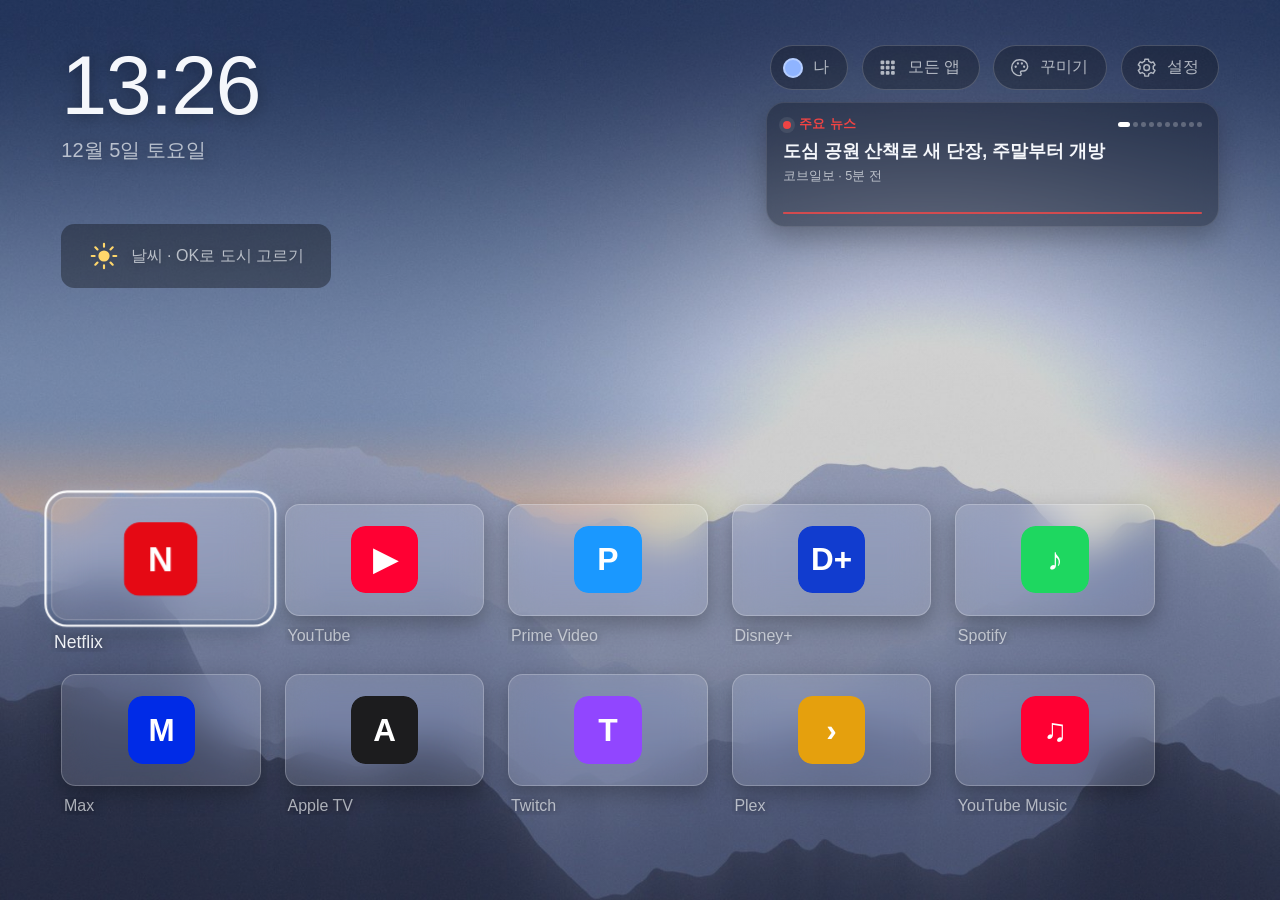
<file: app/src/main/assets/www/index.html>
<!doctype html>
<html lang="ko">
<head>
<meta charset="utf-8">
<meta name="viewport" content="width=device-width, initial-scale=1">
<title>Cove</title>
<link rel="stylesheet" href="app.css">
</head>
<body data-font="modern">
  <div id="bg"><img id="bgA" alt=""><img id="bgB" alt=""><div id="bgFill"></div><canvas id="bgFx"></canvas><div id="bgApp"><img id="bgAppImg" alt=""></div></div>
  <div id="dim"></div>

  <main id="home" data-layout="grid" data-tiles="glass" data-labels="on">
    <!-- Home widgets: placed by app.js in the free space of each design, never over the apps -->
    <div id="widgets">
      <div class="widget wclock clock focusable" data-w="clock" id="clock"><div class="time" id="time"></div><div class="date" id="date"></div><div class="nextevt" id="nextEvt" hidden></div><div class="nextevt memo" id="memoLine" hidden></div></div>
      <div class="widget wwx focusable" data-w="weather" id="wWeather"><div class="weather" id="weather"></div></div>
      <div class="widget wnews focusable" data-w="news" id="wNews"><div class="wn-head"><span class="wn-dot"></span><span id="wnCat">주요 뉴스</span><span class="wn-pos" id="wnPos"></span></div><div class="wn-stage" id="wnStage"></div><div class="wn-bar"><i></i></div></div>
    </div>
    <header class="top">
      <nav class="quick">
        <button class="qbtn focusable profile" data-act="profiles" aria-label="프로필">
          <span class="pdot" id="pDot"></span><span id="pName">나</span>
        </button>
        <button class="qbtn focusable" data-act="drawer" aria-label="모든 앱">
          <svg viewBox="0 0 24 24" aria-hidden="true"><g fill="currentColor"><rect x="4" y="4" width="4.2" height="4.2" rx="1.2"/><rect x="9.9" y="4" width="4.2" height="4.2" rx="1.2"/><rect x="15.8" y="4" width="4.2" height="4.2" rx="1.2"/><rect x="4" y="9.9" width="4.2" height="4.2" rx="1.2"/><rect x="9.9" y="9.9" width="4.2" height="4.2" rx="1.2"/><rect x="15.8" y="9.9" width="4.2" height="4.2" rx="1.2"/><rect x="4" y="15.8" width="4.2" height="4.2" rx="1.2"/><rect x="9.9" y="15.8" width="4.2" height="4.2" rx="1.2"/><rect x="15.8" y="15.8" width="4.2" height="4.2" rx="1.2"/></g></svg>
          <span>모든 앱</span>
        </button>
        <button class="qbtn focusable" data-act="calendar" aria-label="일정">
          <svg viewBox="0 0 24 24" aria-hidden="true"><rect x="3.5" y="5" width="17" height="15" rx="2.5" fill="none" stroke="currentColor" stroke-width="1.6"/><path d="M3.5 9.5h17M8 3v4M16 3v4" stroke="currentColor" stroke-width="1.6" stroke-linecap="round"/><circle cx="8.5" cy="13.5" r="1.1" fill="currentColor"/><circle cx="12" cy="13.5" r="1.1" fill="currentColor"/></svg>
          <span>일정</span>
        </button>
        <button class="qbtn focusable" data-act="memo" aria-label="메모">
          <svg viewBox="0 0 24 24" aria-hidden="true"><path d="M5 4h14v11l-5 5H5z" fill="none" stroke="currentColor" stroke-width="1.6" stroke-linejoin="round"/><path d="M14 20v-5h5M8.5 9h7M8.5 12.5h4" fill="none" stroke="currentColor" stroke-width="1.6" stroke-linecap="round" stroke-linejoin="round"/></svg>
          <span>메모</span>
        </button>
        <button class="qbtn focusable" data-act="look" aria-label="꾸미기">
          <svg viewBox="0 0 24 24" aria-hidden="true"><path d="M12 3a9 9 0 0 0 0 18c1.1 0 1.7-.8 1.7-1.6 0-.5-.2-.8-.4-1.1-.3-.3-.4-.6-.4-1 0-.9.7-1.6 1.6-1.6H16a5 5 0 0 0 5-5C21 6.4 17 3 12 3Z" fill="none" stroke="currentColor" stroke-width="1.6"/><circle cx="7.5" cy="11" r="1.3" fill="currentColor"/><circle cx="10" cy="7.3" r="1.3" fill="currentColor"/><circle cx="14.5" cy="7.3" r="1.3" fill="currentColor"/><circle cx="17" cy="11" r="1.3" fill="currentColor"/></svg>
          <span>꾸미기</span>
        </button>
        <button class="qbtn focusable" data-act="settings" aria-label="설정">
          <svg viewBox="0 0 24 24" aria-hidden="true"><path d="M12 15.2a3.2 3.2 0 1 0 0-6.4 3.2 3.2 0 0 0 0 6.4Z" fill="none" stroke="currentColor" stroke-width="1.6"/><path d="m19.4 13.5.1-1.5-.1-1.5 2-1.6-2-3.4-2.4 1a7.6 7.6 0 0 0-2.6-1.5L14 2.5h-4l-.4 2.5A7.6 7.6 0 0 0 7 6.5l-2.4-1-2 3.4 2 1.6-.1 1.5.1 1.5-2 1.6 2 3.4 2.4-1a7.6 7.6 0 0 0 2.6 1.5l.4 2.5h4l.4-2.5a7.6 7.6 0 0 0 2.6-1.5l2.4 1 2-3.4-2-1.6Z" fill="none" stroke="currentColor" stroke-width="1.6" stroke-linejoin="round"/></svg>
          <span>설정</span>
        </button>
      </nav>
    </header>
    <section id="hero" class="hero" hidden>
      <div class="h-art" id="heroArt"></div>
      <div class="h-text"><h1 id="heroName"></h1><p id="heroSub"></p></div>
    </section>
    <nav id="rtabs" class="rtabs" hidden></nav>
    <section id="tiles" class="tiles"></section>
    <p id="empty" class="empty" hidden>꾸미기 › 앱 고르기에서 홈 화면에 둘 앱을 선택하세요.</p>
  </main>

  <section id="drawer" hidden>
    <div class="d-head"><h2>모든 앱</h2><span id="dCount"></span></div>
    <div class="dgrid" id="dGrid"></div>
    <div class="p-hint"><span><kbd>OK</kbd>실행</span><span><kbd>OK 길게</kbd>메뉴</span><span><kbd>뒤로</kbd>닫기</span></div>
  </section>

  <section id="cal" hidden>
    <div class="c-head"><h2>일정</h2><div class="c-tabs" id="calTabs"></div><span class="c-sync" id="calSync"></span></div>
    <div class="c-body" id="calBody"></div>
    <div class="p-hint" id="calHint"></div>
  </section>

  <section id="memo" hidden>
    <div class="c-head"><h2>메모</h2><span class="c-sync">폰 리모컨이나 "메모 남겨 …"라고 말해서도 붙일 수 있어요</span></div>
    <div class="memo-grid" id="memoGrid"></div>
    <div class="p-hint"><span><kbd>방향키</kbd>이동</span><span><kbd>OK</kbd>붙이기 · 열기</span><span><kbd>뒤로</kbd>닫기</span></div>
  </section>

  <section id="me" hidden>
    <div class="me-head" id="meHead"></div>
    <div class="me-grid" id="meGrid"></div>
    <div class="p-hint"><span><kbd>방향키</kbd>이동</span><span><kbd>OK</kbd>열기 · 바꾸기</span><span><kbd>뒤로</kbd>닫기</span></div>
  </section>

  <div id="switcher" hidden>
    <div class="sw-box"><div class="p-kicker">프로필</div><h2>누가 볼까요?</h2>
      <div class="sw-list" id="swList"></div>
      <div class="sw-btns" id="swBtns"></div>
      <div class="p-hint"><span><kbd>◀ ▶</kbd>고르기</span><span><kbd>OK</kbd>바꾸기</span><span><kbd>▼</kbd>나의 프로필 · 프로필 설정</span><span><kbd>뒤로</kbd>닫기</span></div>
    </div>
  </div>

  <section id="clockPage" class="wpage" hidden>
    <div class="cp-bg" id="cpBg"></div>
    <div class="cp-main" id="cpMain"></div>
    <div class="cp-under" id="cpUnder"></div>
    <div class="cp-gear" id="cpGear">⚙ 시계 설정</div>
    <div class="p-hint cp-hint"><span><kbd>◀ ▶</kbd>시계 모양</span><span><kbd>▼</kbd>설정</span><span><kbd>뒤로</kbd>닫기</span></div>
  </section>

  <section id="wxPage" class="wpage" hidden>
    <div class="cp-bg" id="wxBg"></div>
    <div class="wx-wrap" id="wxBody"></div>
    <div class="cp-gear" id="wxGear">⚙ 날씨 설정</div>
    <div class="p-hint cp-hint"><span><kbd>◀ ▶</kbd>도시 바꾸기</span><span><kbd>▼</kbd>설정</span><span><kbd>뒤로</kbd>닫기</span></div>
  </section>

  <section id="newsPage" class="wpage" hidden>
    <div class="cp-bg" id="nwBg"></div>
    <div class="nw" id="nwBody"></div>
    <div class="cp-gear" id="nwGear">⚙ 뉴스 설정</div>
    <div class="p-hint cp-hint"><span><kbd>◀ ▶</kbd>분야 (맨 위에서)</span><span><kbd>OK</kbd>자세히</span><span><kbd>뒤로</kbd>닫기</span></div>
    <div id="nwArticle" hidden></div>
  </section>

  <section id="mini" hidden></section>

  <aside id="panel" hidden>
    <div class="p-head"><div class="p-kicker" id="pKicker"></div><h2 id="pTitle"></h2></div>
    <div id="pExtra"></div>
    <div class="p-rows" id="pRows"></div>
    <div class="p-hint" id="pHint"></div>
  </aside>

  <div id="pin" hidden>
    <div class="pin-box">
      <div class="p-kicker">PIN</div>
      <h2 id="pinTitle"></h2>
      <p id="pinSub"></p>
      <div class="dots" id="pinDots"></div>
      <div class="keys" id="pinKeys"></div>
      <div class="p-hint"><span><kbd>0-9</kbd>리모컨 숫자키</span><span><kbd>뒤로</kbd>지우기 / 취소</span></div>
    </div>
  </div>

  <div id="ambient" hidden></div>

  <div id="toast" role="status"></div>
  <script src="ambient.js"></script>
  <script src="keyboard.js"></script>
  <script src="apps/island-core.js"></script>
  <script src="apps/cinema-catalog.js"></script>
  <script src="app.js"></script>
</body>
</html>
</file>
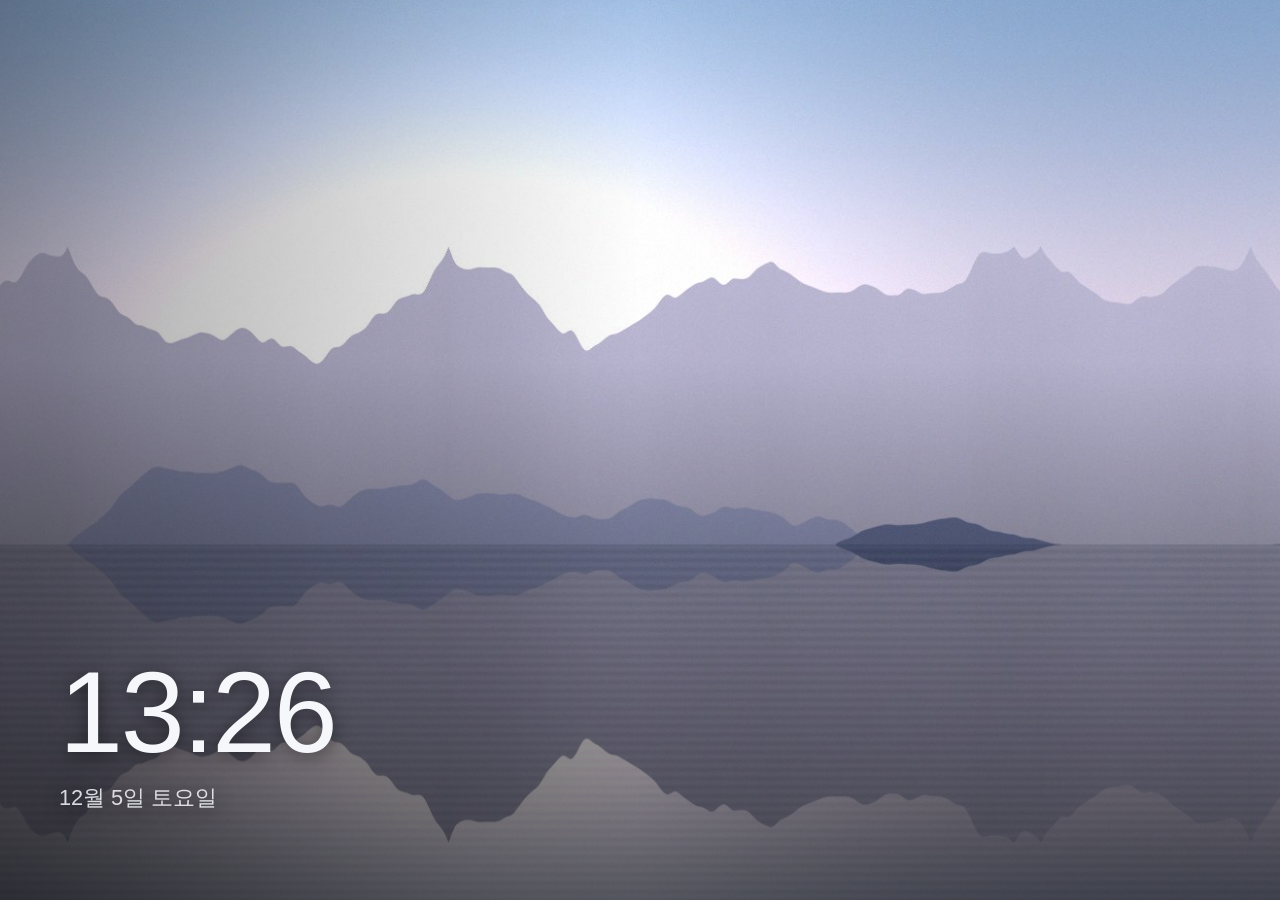
<file: app/src/main/assets/www/ambient.html>
<!doctype html>
<html lang="ko">
<head>
<meta charset="utf-8">
<meta name="viewport" content="width=device-width, initial-scale=1">
<title>Cove</title>
<style>html,body{margin:0;height:100%;background:#000;overflow:hidden}#root{position:fixed;inset:0}</style>
</head>
<body>
<div id="root"></div>
<script src="apps/island-core.js"></script>
<script src="ambient.js"></script>
<script>
  // TV screensaver: shows the snapshot the home screen last saved.
  (function () {
    var read = function () {
      try { return JSON.parse(window.CoveDreamNative ? window.CoveDreamNative.snapshot() : (localStorage.getItem('cove.snapshot') || '{}')); } catch (e) { return {}; }
    };
    var data = read();
    setInterval(function () { data = read(); }, 60000);
    window.CoveAmbient.create(document.getElementById('root'), function () { return data; }).start();
  })();
</script>
</body>
</html>
</file>
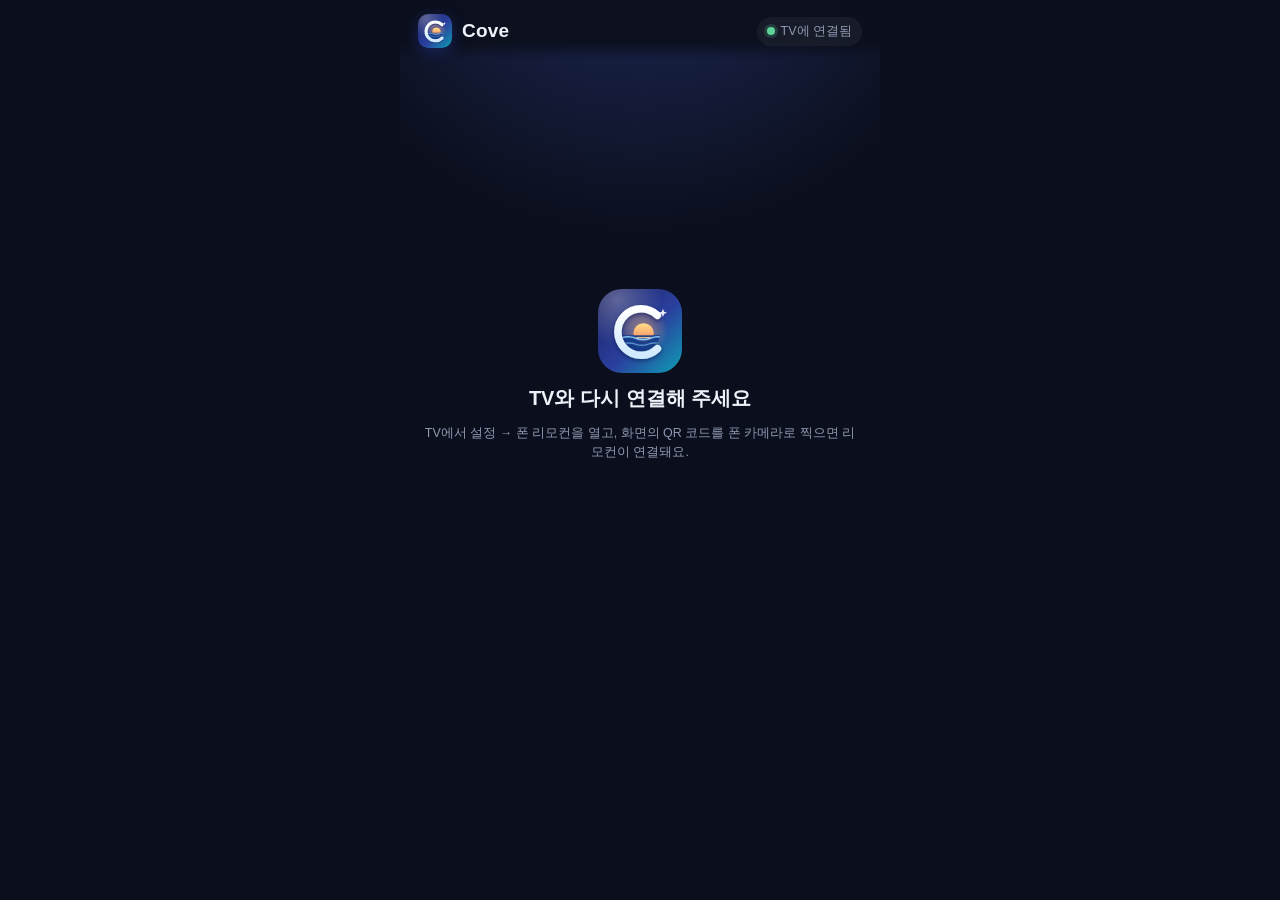
<file: app/src/main/assets/www/remote.html>
<!doctype html>
<html lang="ko">
<head>
<meta charset="utf-8">
<meta name="viewport" content="width=device-width, initial-scale=1, viewport-fit=cover, user-scalable=no">
<meta name="theme-color" content="#0b0f1d">
<title>Cove 리모컨</title>
<style>
  :root { --bg:#0b0f1d; --card:#141a2c; --card2:#1b2238; --line:#262f4a; --key:#212a44; --key-on:#2e3a5e; --ink:#eef1f8; --dim:#8f98b0;
          --accent:#7fb2ff; --accent2:#a78bfa; --grad:linear-gradient(135deg,#5b8cff,#a78bfa); color-scheme:dark; }
  * { box-sizing:border-box; -webkit-tap-highlight-color:transparent; }
  [hidden] { display:none !important; }
  html,body { margin:0; background:var(--bg); color:var(--ink); font-family:-apple-system, "Apple SD Gothic Neo", "Noto Sans KR", Roboto, sans-serif; }
  body { min-height:100vh; max-width:480px; margin:0 auto; user-select:none; -webkit-user-select:none;
         background:radial-gradient(120% 60% at 50% -10%, #1f2b5c 0%, rgba(11,15,29,0) 60%), var(--bg); }
  button { font:inherit; color:inherit; border:0; background:var(--key); border-radius:16px; padding:14px 10px; touch-action:manipulation; transition:background .12s, transform .12s; }
  button:active, button.on { background:var(--key-on); transform:scale(.96); }
  svg.ic { width:22px; height:22px; flex:none; }

  /* header */
  header { position:sticky; top:0; z-index:5; display:flex; align-items:center; gap:10px; padding:max(14px, env(safe-area-inset-top)) 18px 12px;
           background:linear-gradient(180deg, rgba(11,15,29,.96) 70%, rgba(11,15,29,0)); }
  header .logo { width:34px; height:34px; border-radius:10px; flex:none; box-shadow:0 4px 14px rgba(40,60,160,.45); }
  header b { font-size:19px; letter-spacing:.01em; }
  header .st { margin-left:auto; font-size:12.5px; color:var(--dim); display:flex; align-items:center; gap:6px; padding:6px 10px; border-radius:20px; background:rgba(255,255,255,.05); }
  header .st i { width:8px; height:8px; border-radius:50%; background:#5fd39a; box-shadow:0 0 0 3px rgba(95,211,154,.18); }
  header.off .st i { background:#f08a8a; box-shadow:0 0 0 3px rgba(240,138,138,.18); }

  main { padding:4px 18px calc(96px + env(safe-area-inset-bottom)); display:grid; gap:18px; }
  section.tab { display:grid; gap:16px; animation:in .2s ease; }
  @keyframes in { from { opacity:0; transform:translateY(6px); } }
  h2 { margin:6px 2px -6px; font-size:12.5px; font-weight:700; color:var(--dim); letter-spacing:.1em; }
  .card { background:var(--card); border:1px solid var(--line); border-radius:20px; padding:16px; display:grid; gap:12px; }

  /* voice */
  .voice { display:grid; grid-template-columns:auto 1fr; gap:10px; align-items:center; padding:10px; border-radius:24px; background:var(--card); border:1px solid var(--line); }
  .mic { width:54px; height:54px; border-radius:18px; background:var(--grad); color:#fff; padding:0; display:grid; place-items:center; box-shadow:0 6px 18px rgba(110,120,255,.35); }
  .mic svg { width:26px; height:26px; }
  .mic.live { background:linear-gradient(135deg,#ff7a8a,#ff9f6b); animation:pulse 1.2s ease-in-out infinite; }
  @keyframes pulse { 50% { box-shadow:0 0 0 12px rgba(255,122,138,.18); } }
  .say { display:grid; grid-template-columns:1fr auto; gap:8px; }
  .say input { font:inherit; font-size:16px; color:var(--ink); background:transparent; border:0; padding:12px 4px; min-width:0; outline:none; }
  .say button { background:var(--key); color:var(--accent); font-weight:700; padding:12px 14px; border-radius:14px; }
  .listen { display:flex; align-items:center; gap:10px; background:#2a1f2e; border:1px solid #5a3446; border-radius:16px; padding:12px 14px; }
  .listen span { flex:1; font-size:15px; min-width:0; }
  .listen button { padding:8px 14px; font-size:14px; }
  .hint { font-size:14px; line-height:1.5; background:#1a2340; border:1px solid #33405a; border-radius:16px; padding:12px 14px; }
  .hint b { color:var(--accent); }
  .eg { font-size:12.5px; color:var(--dim); line-height:1.6; margin:0; }
  .linkish { background:none; padding:2px 0; color:var(--accent); font-size:13px; text-decoration:underline; justify-self:start; }

  /* D-pad */
  .padwrap { display:grid; place-items:center; padding:6px 0 2px; }
  .pad { position:relative; width:min(76vw, 300px); aspect-ratio:1; border-radius:50%;
         background:radial-gradient(circle at 50% 35%, #27304e, #161c30 70%); box-shadow:inset 0 2px 0 rgba(255,255,255,.06), 0 18px 40px rgba(0,0,0,.45), 0 0 0 1px var(--line); }
  .pad::after { content:""; position:absolute; inset:14%; border-radius:50%; border:1px dashed rgba(255,255,255,.06); pointer-events:none; }
  .pad button { position:absolute; background:transparent; border-radius:50%; width:32%; height:32%; color:#c6cee3; padding:0; display:grid; place-items:center; }
  .pad button svg { width:26px; height:26px; }
  .pad button:active { background:rgba(255,255,255,.07); }
  .pad .up { top:3%; left:34%; } .pad .down { bottom:3%; left:34%; } .pad .left { left:3%; top:34%; } .pad .right { right:3%; top:34%; }
  .pad .ok { left:31%; top:31%; width:38%; height:38%; z-index:1; background:var(--grad); color:#fff; font-size:19px; font-weight:800; letter-spacing:.04em;
             box-shadow:0 8px 24px rgba(110,120,255,.45), inset 0 2px 0 rgba(255,255,255,.25); }
  .pad .ok:active { transform:scale(.94); }
  .keys3 { display:grid; grid-template-columns:repeat(3, 1fr); gap:10px; }
  .keys3 button { display:flex; flex-direction:column; align-items:center; gap:6px; font-size:13px; padding:14px 6px; border-radius:18px; background:var(--card2); border:1px solid var(--line); }
  .quick { display:grid; grid-template-columns:repeat(3, 1fr); gap:10px; }
  .quick button { display:flex; flex-direction:column; align-items:center; gap:8px; font-size:13px; padding:16px 6px; border-radius:20px; background:var(--card); border:1px solid var(--line); }
  .quick button span { width:40px; height:40px; border-radius:13px; display:grid; place-items:center; }
  .quick button span svg { width:22px; height:22px; }

  /* profiles, designs */
  .profiles { display:flex; gap:12px; overflow-x:auto; padding:4px 2px 8px; scrollbar-width:none; }
  .profiles::-webkit-scrollbar { display:none; }
  .profiles button { flex:none; width:76px; background:none; padding:0; display:grid; justify-items:center; gap:6px; font-size:13px; }
  .profiles .av { width:60px; height:60px; border-radius:50%; display:grid; place-items:center; font-size:26px; font-weight:700; color:#fff; box-shadow:inset 0 0 0 2px rgba(255,255,255,.3); }
  .profiles button.cur .av { box-shadow:0 0 0 3px var(--bg), 0 0 0 5px var(--accent); }
  .profiles button.cur { color:var(--accent); font-weight:700; }
  .designs { display:grid; grid-template-columns:repeat(2, 1fr); gap:10px; }
  .designs button { height:74px; border-radius:18px; text-align:left; padding:12px 14px; display:flex; flex-direction:column; justify-content:flex-end; font-weight:700; font-size:15px;
                    position:relative; overflow:hidden; border:1px solid rgba(255,255,255,.08); }
  .designs button small { font-weight:400; font-size:11.5px; opacity:.8; }
  .designs button::before { content:""; position:absolute; inset:0; background:var(--dz); opacity:.9; z-index:-1; }
  .designs button { isolation:isolate; background:transparent; }
  .row2 { display:grid; grid-template-columns:1fr 1fr; gap:10px; }
  .row2 button { display:flex; align-items:center; justify-content:center; gap:8px; }
  .wide { width:100%; background:var(--grad); color:#fff; font-weight:700; padding:15px; border-radius:16px; }
  .note { font-size:12.5px; color:var(--dim); line-height:1.5; margin:0; }

  /* forms and lists */
  .card label { font-size:12px; color:var(--dim); display:grid; gap:5px; }
  .card input, .card select { font:inherit; font-size:16px; color:var(--ink); background:var(--bg); border:1px solid var(--line); border-radius:12px; padding:12px; min-width:0; width:100%; color-scheme:dark; }
  .card .two { display:grid; grid-template-columns:1fr 1fr; gap:10px; }
  .card .go { background:var(--grad); color:#fff; font-weight:700; }
  .card > b { font-size:15px; }
  .list { display:grid; gap:8px; }
  .item { display:flex; align-items:center; gap:12px; background:var(--card); border:1px solid var(--line); border-radius:16px; padding:12px 14px; }
  .item div { flex:1; min-width:0; }
  .item b { display:block; font-size:15px; font-weight:600; white-space:nowrap; overflow:hidden; text-overflow:ellipsis; }
  .item span { font-size:12px; color:var(--dim); }
  .item button { padding:8px 12px; font-size:13px; border-radius:12px; }
  .item i { width:10px; height:10px; border-radius:50%; flex:none; }
  details.how { font-size:13px; color:var(--dim); line-height:1.6; }
  details.how summary { color:var(--accent); cursor:pointer; padding:4px 0; }
  details.how ol { margin:6px 0 0; padding-left:18px; display:grid; gap:6px; }
  details.how b { color:var(--ink); }
  .memo-in { font:inherit; font-size:16px; color:#1d1a12; background:linear-gradient(160deg,#fff3a6,#ffe066); border:0; border-radius:14px; padding:14px; min-height:100px; resize:vertical; width:100%;
             box-shadow:0 8px 20px rgba(0,0,0,.25); transform:rotate(-.6deg); }
  .swatches { display:flex; gap:12px; }
  .swatches button { width:34px; height:34px; border-radius:50%; padding:0; border:2px solid transparent; box-shadow:0 2px 6px rgba(0,0,0,.3); }
  .swatches button.on { border-color:#fff; }
  .mnote { background:var(--c,#ffe58a); color:#1d1a12; border-radius:14px; padding:12px 14px; display:flex; gap:10px; align-items:flex-start; box-shadow:0 6px 16px rgba(0,0,0,.25); }
  .mnote div { flex:1; min-width:0; white-space:pre-wrap; word-break:keep-all; font-size:15px; }
  .mnote small { display:block; font-size:12px; opacity:.6; margin-top:4px; }
  .mnote button { background:rgba(0,0,0,.12); color:#1d1a12; padding:6px 10px; font-size:13px; }

  /* voice guide */
  .guide { background:var(--card); border:1px solid var(--line); border-radius:20px; padding:16px; display:grid; gap:12px; }
  .guide > b { font-size:16px; }
  .guide p { margin:0; font-size:13px; color:var(--dim); line-height:1.55; }
  .guide ol { margin:0; padding-left:20px; display:grid; gap:12px; font-size:14px; line-height:1.5; }
  .guide li b { color:var(--ink); }
  .guide code { display:block; margin-top:6px; padding:8px 10px; background:#090c16; border-radius:10px; font-size:13px; color:#cfe0ff; word-break:break-all; user-select:text; -webkit-user-select:text; }
  .guide .cp { margin-top:6px; padding:8px 12px; font-size:13px; background:#26314a; color:var(--accent); border-radius:10px; }
  .guide .acts { display:grid; grid-template-columns:1fr 1fr; gap:8px; }
  .guide .acts button { font-size:14px; padding:12px 8px; }
  .guide .acts .go { background:var(--grad); color:#fff; font-weight:700; }

  /* tab bar */
  nav.tabs { position:fixed; left:50%; transform:translateX(-50%); bottom:max(12px, env(safe-area-inset-bottom)); z-index:6; width:min(calc(100% - 24px), 456px);
             display:grid; grid-template-columns:repeat(4, 1fr); gap:4px; padding:6px; border-radius:24px; background:rgba(20,26,44,.86); backdrop-filter:blur(16px); -webkit-backdrop-filter:blur(16px);
             border:1px solid var(--line); box-shadow:0 12px 30px rgba(0,0,0,.45); }
  nav.tabs button { background:none; padding:8px 4px 7px; border-radius:18px; display:grid; justify-items:center; gap:3px; font-size:11.5px; color:var(--dim); }
  nav.tabs button svg { width:22px; height:22px; }
  nav.tabs button.cur { background:rgba(127,178,255,.14); color:var(--ink); }
  nav.tabs button.cur svg { color:var(--accent); }

  #msg { position:fixed; left:50%; bottom:calc(92px + env(safe-area-inset-bottom)); transform:translateX(-50%); background:#26304a; padding:10px 16px; border-radius:20px; font-size:14px; opacity:0; transition:opacity .2s; pointer-events:none; z-index:7; max-width:90vw; text-align:center; }
  #msg.on { opacity:1; }
  .pairing { min-height:70vh; display:grid; place-content:center; text-align:center; gap:12px; padding:24px; }
  .pairing img { width:84px; height:84px; margin:0 auto; border-radius:24px; }
  .pairing b { font-size:20px; }
</style>
</head>
<body>
<header id="head"><img class="logo" src="[data-uri]" alt=""><b>Cove</b><span class="st"><i></i><em id="status" style="font-style:normal">TV에 연결됨</em></span></header>

<main id="main">
  <!-- remote -->
  <section class="tab" data-tab="remote">
    <div class="voice">
      <button id="mic" class="mic" aria-label="음성으로 말하기">
        <svg viewBox="0 0 24 24" aria-hidden="true"><rect x="9" y="3" width="6" height="11" rx="3" fill="currentColor"/><path d="M5.5 11a6.5 6.5 0 0 0 13 0M12 17.5V21M8.5 21h7" fill="none" stroke="currentColor" stroke-width="1.8" stroke-linecap="round"/></svg>
      </button>
      <div class="say">
        <input id="sayText" type="text" enterkeyhint="send" autocomplete="off" placeholder="말하거나 입력하세요">
        <button id="sayBtn">보내기</button>
      </div>
    </div>
    <div id="listen" class="listen" hidden><span id="listenText">듣고 있어요… 말해 보세요</span><button id="listenStop">그만</button></div>
    <div id="kbHint" class="hint" hidden></div>
    <p class="eg">"넷플릭스 틀어줘", "미니멀로 바꿔", "배경 다음", "엄마 프로필". TV에 글자 입력창이 떠 있으면 여기 쓴 글이 그대로 들어가요.</p>
    <button id="guideOpen" class="linkish" hidden>마이크 버튼 한 번으로 말하기 설정하기</button>
    <div id="guide" class="guide" hidden></div>

    <div class="padwrap"><div class="pad">
      <button class="up" data-key="up" aria-label="위"><svg viewBox="0 0 24 24"><path d="M6 15l6-6 6 6" fill="none" stroke="currentColor" stroke-width="2.4" stroke-linecap="round" stroke-linejoin="round"/></svg></button>
      <button class="left" data-key="left" aria-label="왼쪽"><svg viewBox="0 0 24 24"><path d="M15 6l-6 6 6 6" fill="none" stroke="currentColor" stroke-width="2.4" stroke-linecap="round" stroke-linejoin="round"/></svg></button>
      <button class="ok" data-key="ok" aria-label="OK, 길게 누르면 메뉴">OK</button>
      <button class="right" data-key="right" aria-label="오른쪽"><svg viewBox="0 0 24 24"><path d="M9 6l6 6-6 6" fill="none" stroke="currentColor" stroke-width="2.4" stroke-linecap="round" stroke-linejoin="round"/></svg></button>
      <button class="down" data-key="down" aria-label="아래"><svg viewBox="0 0 24 24"><path d="M6 9l6 6 6-6" fill="none" stroke="currentColor" stroke-width="2.4" stroke-linecap="round" stroke-linejoin="round"/></svg></button>
    </div></div>
    <p class="eg" style="text-align:center;margin-top:-6px">OK를 길게 누르면 앱 메뉴가 열려요</p>
    <div class="keys3">
      <button data-key="back"><svg class="ic" viewBox="0 0 24 24"><path d="M10 6L4 12l6 6M4 12h11a5 5 0 0 1 0 10h-2" fill="none" stroke="currentColor" stroke-width="2" stroke-linecap="round" stroke-linejoin="round"/></svg>뒤로</button>
      <button data-cmd="home"><svg class="ic" viewBox="0 0 24 24"><path d="M4 11l8-7 8 7v9a1 1 0 0 1-1 1h-4v-6h-6v6H5a1 1 0 0 1-1-1z" fill="none" stroke="currentColor" stroke-width="2" stroke-linejoin="round"/></svg>홈</button>
      <button data-cmd="panel:drawer"><svg class="ic" viewBox="0 0 24 24"><g fill="currentColor"><rect x="4" y="4" width="6" height="6" rx="1.6"/><rect x="14" y="4" width="6" height="6" rx="1.6"/><rect x="4" y="14" width="6" height="6" rx="1.6"/><rect x="14" y="14" width="6" height="6" rx="1.6"/></g></svg>모든 앱</button>
    </div>
    <h2>바로 가기</h2>
    <div class="quick">
      <button data-cmd="panel:profiles"><span style="background:linear-gradient(135deg,#6d8bff,#a78bfa)"><svg viewBox="0 0 24 24"><circle cx="12" cy="8.5" r="4" fill="#fff"/><path d="M4.5 20a7.5 7.5 0 0 1 15 0" fill="#fff"/></svg></span>프로필</button>
      <button data-cmd="panel:me"><span style="background:linear-gradient(135deg,#f472b6,#fb923c)"><svg viewBox="0 0 24 24"><path d="M12 20s-7-4.4-7-10a4 4 0 0 1 7-2.6A4 4 0 0 1 19 10c0 5.6-7 10-7 10z" fill="#fff"/></svg></span>나의 프로필</button>
      <button data-cmd="panel:calendar"><span style="background:linear-gradient(135deg,#3b82f6,#0ea5e9)"><svg viewBox="0 0 24 24"><rect x="4" y="5.5" width="16" height="14.5" rx="3" fill="#fff"/><rect x="4" y="5.5" width="16" height="5" rx="2" fill="#fecaca"/></svg></span>일정</button>
      <button data-cmd="panel:memo"><span style="background:linear-gradient(135deg,#f59e0b,#fbbf24)"><svg viewBox="0 0 24 24"><path d="M5 4h14v11l-5 5H5z" fill="#fff"/><path d="M14 20v-5h5" fill="#fde68a"/></svg></span>메모</button>
      <button data-cmd="panel:look"><span style="background:linear-gradient(135deg,#14b8a6,#22c55e)"><svg viewBox="0 0 24 24"><path d="M12 3a9 9 0 0 0 0 18c1.1 0 1.7-.8 1.7-1.6 0-.9-.8-1.3-.8-2.1 0-.9.7-1.6 1.6-1.6H16a5 5 0 0 0 5-5C21 6.4 17 3 12 3Z" fill="#fff"/></svg></span>꾸미기</button>
      <button data-cmd="panel:settings"><span style="background:linear-gradient(135deg,#64748b,#94a3b8)"><svg viewBox="0 0 24 24"><circle cx="12" cy="12" r="3.2" fill="none" stroke="#fff" stroke-width="2.2"/><path d="M12 2.8v3M12 18.2v3M21.2 12h-3M5.8 12h-3M18.5 5.5l-2.1 2.1M7.6 16.4l-2.1 2.1M18.5 18.5l-2.1-2.1M7.6 7.6 5.5 5.5" stroke="#fff" stroke-width="2.2" stroke-linecap="round"/></svg></span>설정</button>
    </div>
  </section>

  <!-- look -->
  <section class="tab" data-tab="look" hidden>
    <h2>프로필</h2>
    <div class="profiles" id="profiles"><span class="eg">불러오는 중…</span></div>
    <h2>디자인</h2>
    <div class="designs">
      <button data-cmd="design:glass" style="--dz:linear-gradient(135deg,#3b5998,#8fa6cf)">Glass<small>사진 위 유리 타일</small></button>
      <button data-cmd="design:icons" style="--dz:linear-gradient(135deg,#e11d48,#f59e0b)">Icons<small>브랜드 컬러 아이콘</small></button>
      <button data-cmd="design:minimal" style="--dz:linear-gradient(135deg,#111827,#4b5563)">Minimal<small>큰 시계, 로고 한 줄</small></button>
      <button data-cmd="design:theater" style="--dz:linear-gradient(135deg,#4c1d95,#db2777)">Theater<small>고른 앱을 크게</small></button>
      <button data-cmd="design:column" style="--dz:linear-gradient(135deg,#065f46,#14b8a6)">Column<small>왼쪽 목록, 오른쪽 앱</small></button>
      <button data-cmd="design:dock" style="--dz:linear-gradient(135deg,#1e3a8a,#0ea5e9)">Dock<small>큰 시계, 아래 독</small></button>
      <button data-cmd="design:collage" style="--dz:linear-gradient(135deg,#9a3412,#fbbf24)">Collage<small>크고 작은 타일</small></button>
    </div>
    <h2>배경 · 타일</h2>
    <div class="row2">
      <button data-cmd="bg:prev"><svg class="ic" viewBox="0 0 24 24"><path d="M15 6l-6 6 6 6" fill="none" stroke="currentColor" stroke-width="2.2" stroke-linecap="round" stroke-linejoin="round"/></svg>이전 배경</button>
      <button data-cmd="bg:next">다음 배경<svg class="ic" viewBox="0 0 24 24"><path d="M9 6l6 6-6 6" fill="none" stroke="currentColor" stroke-width="2.2" stroke-linecap="round" stroke-linejoin="round"/></svg></button>
    </div>
    <button data-cmd="tiles:next">타일 스타일 바꾸기</button>
    <h2>내 사진</h2>
    <button class="wide" id="pick">폰 사진을 TV 배경으로</button>
    <input id="file" type="file" accept="image/*" hidden>
    <p class="note">사진은 TV 안에만 저장되고 인터넷으로 나가지 않아요.</p>
  </section>

  <!-- calendar -->
  <section class="tab" data-tab="cal" hidden>
    <div class="card">
      <b>일정 추가</b>
      <label>제목<input id="evTitle" type="text" placeholder="예: 치과, 가족 저녁" autocomplete="off"></label>
      <div class="two">
        <label>날짜<input id="evDate" type="date"></label>
        <label>시간 (비우면 종일)<input id="evTime" type="time"></label>
      </div>
      <label>누구 일정 (개인 일정은 그 프로필에만 보여요)<select id="evOwner" class="owner"><option value="family">가족 모두</option></select></label>
      <button class="go" id="evAdd">일정 추가</button>
      <p class="eg">음성으로도 돼요: "내일 오후 3시 치과 추가", "금요일 7시 가족 저녁 등록"</p>
    </div>
    <h2>다가오는 일정</h2>
    <div class="list" id="evList"></div>
    <div class="card">
      <b>구독 캘린더 연결 (Google · 아이폰)</b>
      <label>캘린더 주소 (iCal / webcal)<input id="subUrl" type="url" placeholder="https://… 또는 webcal://…" autocomplete="off"></label>
      <div class="two">
        <label>이름 (선택)<input id="subName" type="text" placeholder="예: 회사" autocomplete="off"></label>
        <label>누구 일정<select id="subOwner" class="owner"><option value="family">가족 모두</option></select></label>
      </div>
      <button class="go" id="subAdd">캘린더 연결</button>
      <details class="how"><summary>Google 캘린더 주소 찾는 법</summary><ol>
        <li>PC 브라우저(폰이면 "데스크톱 사이트")에서 <b>calendar.google.com</b>을 열어요.</li>
        <li>오른쪽 위 <b>톱니바퀴 → 설정</b> → 왼쪽 <b>내 캘린더의 설정</b>에서 캘린더를 골라요.</li>
        <li><b>캘린더 통합</b> 아래의 <b>iCal 형식의 비공개 주소</b>를 복사해요.</li>
        <li>위 주소 칸에 붙여넣고 <b>캘린더 연결</b>을 눌러요.</li>
      </ol><p>이 주소를 아는 사람은 일정을 볼 수 있어요. TV 안에만 저장되고 화면에는 보이지 않아요. Google 쪽 변경이 반영되기까지 몇 시간 걸릴 수 있어요.</p></details>
      <details class="how"><summary>아이폰(iCloud) 캘린더 주소 찾는 법</summary><ol>
        <li>아이폰 <b>캘린더</b> 앱 → 아래 <b>캘린더</b> → 연결할 캘린더 옆 <b>ⓘ</b>를 눌러요.</li>
        <li>맨 아래 <b>공개 캘린더</b>를 켜고 <b>링크 공유…</b> → <b>복사</b>를 눌러요.</li>
        <li>위 주소 칸에 붙여넣고 <b>캘린더 연결</b>을 눌러요. webcal://로 시작해도 괜찮아요.</li>
      </ol><p>공개 캘린더는 링크를 아는 사람 누구나 볼 수 있어요. 링크는 다른 곳에 공유하지 마세요.</p></details>
    </div>
    <div class="list" id="subList"></div>
  </section>

  <!-- memos -->
  <section class="tab" data-tab="memo" hidden>
    <div class="card">
      <textarea id="memoText" class="memo-in" placeholder="TV에 붙일 메모 (예: 6시에 저녁 먹자)"></textarea>
      <div class="two">
        <label>보내는 사람<select id="memoBy" class="who"></select></label>
        <label>받는 사람<select id="memoTo" class="owner"><option value="family">가족 모두</option></select></label>
      </div>
      <div class="two">
        <label>보이는 날<input id="memoFrom" type="date"></label>
        <label>보이는 기간<select id="memoDays"><option value="0">지울 때까지</option><option value="1">그날 하루</option><option value="2">2일</option><option value="3">3일</option><option value="5">5일</option><option value="7">1주일</option><option value="14">2주일</option><option value="30">한 달</option><option value="90">3개월</option></select></label>
      </div>
      <div class="swatches" id="memoColors"></div>
      <button class="go" id="memoAdd">TV에 붙이기</button>
    </div>
    <h2>붙어 있는 메모</h2>
    <div class="list" id="memoList"></div>
  </section>
</main>

<nav class="tabs" id="tabs">
  <button data-go="remote" class="cur"><svg viewBox="0 0 24 24"><rect x="7" y="2.5" width="10" height="19" rx="4" fill="none" stroke="currentColor" stroke-width="1.8"/><circle cx="12" cy="9" r="2.3" fill="currentColor"/><path d="M10 14.5h4M10 17.5h4" stroke="currentColor" stroke-width="1.6" stroke-linecap="round"/></svg>리모컨</button>
  <button data-go="look"><svg viewBox="0 0 24 24"><path d="M12 3a9 9 0 0 0 0 18c1.1 0 1.7-.8 1.7-1.6 0-.9-.8-1.3-.8-2.1 0-.9.7-1.6 1.6-1.6H16a5 5 0 0 0 5-5C21 6.4 17 3 12 3Z" fill="none" stroke="currentColor" stroke-width="1.8"/><circle cx="7.5" cy="11" r="1.3" fill="currentColor"/><circle cx="10.5" cy="7.3" r="1.3" fill="currentColor"/><circle cx="15" cy="7.6" r="1.3" fill="currentColor"/></svg>꾸미기</button>
  <button data-go="cal"><svg viewBox="0 0 24 24"><rect x="3.5" y="5" width="17" height="15" rx="2.5" fill="none" stroke="currentColor" stroke-width="1.8"/><path d="M3.5 9.5h17M8 3v4M16 3v4" stroke="currentColor" stroke-width="1.8" stroke-linecap="round"/></svg>일정</button>
  <button data-go="memo"><svg viewBox="0 0 24 24"><path d="M5 4h14v11l-5 5H5z" fill="none" stroke="currentColor" stroke-width="1.8" stroke-linejoin="round"/><path d="M14 20v-5h5M8.5 9h7M8.5 12.5h4" fill="none" stroke="currentColor" stroke-width="1.8" stroke-linecap="round" stroke-linejoin="round"/></svg>메모</button>
</nav>

<div id="pairing" class="pairing" hidden>
  <img src="[data-uri]" alt="">
  <b>TV와 다시 연결해 주세요</b>
  <p class="note">TV에서 설정 → 폰 리모컨을 열고, 화면의 QR 코드를 폰 카메라로 찍으면 리모컨이 연결돼요.</p>
</div>

<div id="msg"></div>
<script>
(function () {
  var token = new URLSearchParams(location.search).get('t') || '';
  var $ = function (id) { return document.getElementById(id); };
  var msgTimer;
  function msg(t) { var m = $('msg'); m.textContent = t; m.classList.add('on'); clearTimeout(msgTimer); msgTimer = setTimeout(function () { m.classList.remove('on'); }, 1800); }
  function state(ok) { $('head').classList.toggle('off', !ok); $('status').textContent = ok ? 'TV에 연결됨' : '연결 끊김'; }
  function paired(ok) { $('main').hidden = !ok; $('tabs').hidden = !ok; $('pairing').hidden = ok; }
  function post(path, body) {
    var sep = path.indexOf('?') < 0 ? '?' : '&';
    return fetch(path + sep + 't=' + encodeURIComponent(token), { method: 'POST', body: body || '' })
      .then(function (r) { state(true); if (r.status === 403) paired(false); return r; })
      .catch(function () { state(false); msg('TV에 연결할 수 없어요. 같은 와이파이인지 확인해 주세요.'); });
  }
  function buzz() { if (navigator.vibrate) navigator.vibrate(12); }

  // bottom tab bar
  function showTab(id) {
    Array.prototype.forEach.call(document.querySelectorAll('section.tab'), function (s) { s.hidden = s.getAttribute('data-tab') !== id; });
    Array.prototype.forEach.call(document.querySelectorAll('#tabs button'), function (b) { b.classList.toggle('cur', b.getAttribute('data-go') === id); });
    try { localStorage.setItem('cove.tab', id); } catch (e) {}
    window.scrollTo(0, 0);
  }
  Array.prototype.forEach.call(document.querySelectorAll('#tabs button'), function (b) { b.addEventListener('click', function () { buzz(); showTab(b.getAttribute('data-go')); }); });
  try { var savedTab = localStorage.getItem('cove.tab'); if (savedTab && document.querySelector('section.tab[data-tab="' + savedTab + '"]')) showTab(savedTab); } catch (e) {}

  // Arrow keys repeat while held, like a real remote.
  var repeatTimer = null, repeatDelay = null;
  function stopRepeat() { clearTimeout(repeatDelay); clearInterval(repeatTimer); }
  var okTimer = null, okLong = false;
  Array.prototype.forEach.call(document.querySelectorAll('[data-key]'), function (b) {
    var k = b.getAttribute('data-key');
    var arrow = ['up', 'down', 'left', 'right'].indexOf(k) >= 0;
    if (k === 'ok') {
      // OK fires on release; holding it ~0.5s sends "longok" (the app menu), like the TV remote.
      b.addEventListener('pointerdown', function (e) {
        e.preventDefault(); buzz(); okLong = false;
        okTimer = setTimeout(function () { okLong = true; buzz(); post('/api/key?k=longok'); }, 520);
      });
      b.addEventListener('pointerup', function () { clearTimeout(okTimer); if (!okLong) post('/api/key?k=ok'); okLong = true; });
      ['pointerleave', 'pointercancel'].forEach(function (ev) { b.addEventListener(ev, function () { clearTimeout(okTimer); okLong = true; }); });
      return;
    }
    b.addEventListener('pointerdown', function (e) {
      e.preventDefault(); buzz(); post('/api/key?k=' + k);
      if (arrow) { stopRepeat(); repeatDelay = setTimeout(function () { repeatTimer = setInterval(function () { post('/api/key?k=' + k); }, 140); }, 420); }
    });
    ['pointerup', 'pointerleave', 'pointercancel'].forEach(function (ev) { b.addEventListener(ev, stopRepeat); });
  });
  function bindCmd(b) {
    b.addEventListener('click', function () { buzz(); post('/api/cmd?c=' + encodeURIComponent(b.getAttribute('data-cmd'))).then(function () { setTimeout(loadState, 400); }); });
  }
  Array.prototype.forEach.call(document.querySelectorAll('[data-cmd]'), bindCmd);

  // Voice or typed commands. The phone keyboard's microphone turns speech into text; the TV understands the text.
  function sendSay() {
    var t = $('sayText').value.trim();
    if (!t) return;
    buzz();
    var wasVoice = voiceMode;
    stopKeyboardVoice();
    if (wasVoice) $('sayText').blur();
    post('/api/say', t).then(function (r) { if (r && r.ok) { msg('보냈어요: ' + t); $('sayText').value = ''; setTimeout(loadState, 500); } });
  }
  $('sayBtn').addEventListener('click', sendSay);
  $('sayText').addEventListener('keydown', function (e) { if (e.key === 'Enter') { e.preventDefault(); sendSay(); } });

  function esc(s) { return String(s).replace(/[&<>"']/g, function (c) { return '&#' + c.charCodeAt(0) + ';'; }); }

  // ---------- voice ----------
  // Direct speech recognition needs a "secure" page (https). The remote is http on the home Wi-Fi, so it works only
  // after Chrome is told to trust this address (chrome://flags, once). Otherwise the phone keyboard's mic is used,
  // and whatever it types is sent automatically when the speaking stops.
  var SR = window.SpeechRecognition || window.webkitSpeechRecognition;
  var canDirect = !!(SR && window.isSecureContext);
  var ua = navigator.userAgent;
  var isIOS = /iPhone|iPad|iPod/.test(ua) || (navigator.platform === 'MacIntel' && navigator.maxTouchPoints > 1);
  var isAndroid = /Android/.test(ua);
  var inApp = /; wv\)|KAKAOTALK|NAVER|Line\/|Instagram|FBAN|FBAV/.test(ua);
  var isChrome = /Chrome\/\d+/.test(ua) && !/SamsungBrowser|EdgA|Edg\/|OPR|Firefox|Whale|YaBrowser/.test(ua) && !inApp && !isIOS;
  var voiceMode = false, autoTimer = null, rec = null;

  function store(k, v) { try { if (v === undefined) return localStorage.getItem(k); localStorage.setItem(k, v); } catch (e) { return null; } }

  function copy(text, label) {
    var done = function () { buzz(); msg(label + ' 복사했어요'); };
    var fallback = function () {
      var ta = document.createElement('textarea');
      ta.value = text; ta.setAttribute('readonly', '');
      ta.style.cssText = 'position:fixed;top:0;left:0;opacity:0;user-select:text;-webkit-user-select:text';
      document.body.appendChild(ta);
      ta.focus(); ta.select(); ta.setSelectionRange(0, text.length);
      var ok = false;
      try { ok = document.execCommand('copy'); } catch (e) {}
      document.body.removeChild(ta);
      if (ok) done(); else msg('복사가 안 되면 글자를 길게 눌러 직접 복사해 주세요');
    };
    if (navigator.clipboard && window.isSecureContext) navigator.clipboard.writeText(text).then(done, fallback);
    else fallback();
  }

  function renderGuide() {
    var g = $('guide');
    var origin = location.origin;
    if (isChrome) {
      g.innerHTML =
        '<b>마이크 버튼 한 번으로 바로 말하기</b>' +
        '<p>지금은 키보드의 마이크 버튼을 한 번 더 눌러야 해요. 크롬 설정을 한 번만 바꾸면 이 화면의 마이크 버튼만 누르고 바로 말할 수 있어요. 1분 정도 걸려요.</p>' +
        '<ol>' +
        '<li>아래 버튼으로 복사한 뒤, 크롬에서 <b>새 탭</b>을 열고 주소창에 붙여넣어 이동하세요.<br><button class="cp" data-copy="chrome://flags" data-label="설정 주소를">chrome://flags 복사</button></li>' +
        '<li>맨 위 <b>Search flags</b> 칸에 검색어를 붙여넣으세요.<br><button class="cp" data-copy="Insecure origins treated as secure" data-label="검색어를">검색어 복사</button></li>' +
        '<li><b>Insecure origins treated as secure</b> 항목의 입력칸에 이 리모컨 주소를 붙여넣으세요.<code>' + esc(origin) + '</code><button class="cp" data-copy="' + esc(origin) + '" data-label="리모컨 주소를">리모컨 주소 복사</button></li>' +
        '<li>그 항목 오른쪽의 <b>Disabled</b>를 눌러 <b>Enabled</b>로 바꾸세요.</li>' +
        '<li>화면 아래에 나오는 <b>Relaunch</b>를 누르세요. 크롬이 다시 열려요.</li>' +
        '<li>이 리모컨 탭으로 돌아와 마이크 버튼을 누르고, 마이크 사용을 <b>허용</b>해 주세요.</li>' +
        '</ol>' +
        '<p>TV 주소가 바뀌면(공유기 재시작 등) 이 안내가 다시 나타나요. 3번만 새 주소로 바꾸면 돼요.</p>' +
        '<div class="acts"><button class="go" id="guideCheck">다 했어요, 확인</button><button id="guideHide">다음에 할게요</button></div>';
    } else if (isAndroid) {
      g.innerHTML =
        '<b>크롬으로 열면 더 편해요</b>' +
        '<p>지금 브라우저에서는 키보드의 마이크 버튼으로 말해야 해요. <b>크롬</b>에서 이 리모컨을 열면, 설정 한 번으로 마이크 버튼만 누르고 바로 말할 수 있어요.</p>' +
        '<ol><li>아래 버튼으로 리모컨 주소를 복사하세요.<br><button class="cp" data-copy="' + esc(location.href) + '" data-label="리모컨 주소를">리모컨 주소 복사</button></li>' +
        '<li><b>크롬</b> 앱을 열고 주소창에 붙여넣어 이동하세요.</li>' +
        '<li>크롬에서 열린 리모컨에 나오는 안내를 따라 하세요.</li></ol>' +
        '<div class="acts"><button class="go" id="guideHide">알겠어요</button><button id="guideHide2">다시 보지 않기</button></div>';
    } else {
      g.innerHTML = '';
    }
    Array.prototype.forEach.call(g.querySelectorAll('[data-copy]'), function (b) {
      b.addEventListener('click', function () { copy(b.getAttribute('data-copy'), b.getAttribute('data-label')); });
    });
    var hide = function () { store('cove.voiceGuide', 'hidden'); g.hidden = true; $('guideOpen').hidden = false; };
    if ($('guideHide')) $('guideHide').addEventListener('click', hide);
    if ($('guideHide2')) $('guideHide2').addEventListener('click', hide);
    if ($('guideCheck')) $('guideCheck').addEventListener('click', function () { location.reload(); });
  }

  function setupVoice() {
    var guideable = !canDirect && (isChrome || isAndroid);
    if (guideable) {
      renderGuide();
      var hidden = store('cove.voiceGuide') === 'hidden';
      $('guide').hidden = hidden;
      $('guideOpen').hidden = !hidden;
    }
    $('guideOpen').addEventListener('click', function () { renderGuide(); $('guide').hidden = false; $('guideOpen').hidden = true; });
    if (canDirect) $('sayText').placeholder = '마이크를 누르고 말하세요';
  }

  function stopKeyboardVoice() { voiceMode = false; clearTimeout(autoTimer); $('kbHint').hidden = true; }

  function keyboardVoice() {
    voiceMode = true;
    var h = $('kbHint');
    h.innerHTML = isIOS
      ? '키보드 오른쪽 아래의 <b>마이크</b>를 누르고 말하세요. 말이 끝나면 자동으로 TV에 보내요.'
      : '키보드의 <b>마이크</b> 버튼을 누르고 말하세요. 말이 끝나면 자동으로 TV에 보내요.';
    h.hidden = false;
    var input = $('sayText');
    input.value = '';
    input.focus();
  }

  function directVoice() {
    if (rec) { rec.stop(); return; }
    var finalText = '', failed = false;
    rec = new SR();
    rec.lang = 'ko-KR';
    rec.interimResults = true;
    rec.maxAlternatives = 1;
    $('listen').hidden = false;
    $('listenText').textContent = '듣고 있어요… 말해 보세요';
    $('mic').classList.add('live');
    buzz();
    rec.onresult = function (e) {
      var text = '';
      for (var i = 0; i < e.results.length; i++) text += e.results[i][0].transcript;
      $('listenText').textContent = text;
      if (e.results[e.results.length - 1].isFinal) finalText = text;
    };
    rec.onerror = function (e) {
      failed = true;
      if (e.error === 'not-allowed' || e.error === 'service-not-allowed') msg('마이크가 꺼져 있어요. 주소창 왼쪽 아이콘 → 권한 → 마이크 허용');
      else if (e.error === 'no-speech') msg('목소리가 들리지 않았어요. 다시 눌러 주세요');
      else if (e.error === 'network') msg('음성인식에 인터넷 연결이 필요해요');
      else if (e.error !== 'aborted') msg('음성인식을 하지 못했어요 (' + e.error + ')');
    };
    rec.onend = function () {
      rec = null;
      $('listen').hidden = true;
      $('mic').classList.remove('live');
      if (finalText.trim()) { $('sayText').value = finalText.trim(); sendSay(); }
      else if (!failed) msg('잘 못 들었어요. 다시 눌러 주세요');
    };
    try { rec.start(); } catch (e) { rec = null; $('listen').hidden = true; $('mic').classList.remove('live'); keyboardVoice(); }
  }

  $('mic').addEventListener('click', function () { if (canDirect) directVoice(); else keyboardVoice(); });
  $('listenStop').addEventListener('click', function () { if (rec) rec.stop(); });
  // Keyboard dictation types in bursts; send once it has been quiet for a moment.
  $('sayText').addEventListener('input', function () {
    if (!voiceMode) return;
    clearTimeout(autoTimer);
    autoTimer = setTimeout(function () { if ($('sayText').value.trim()) sendSay(); }, 1500);
  });
  $('sayText').addEventListener('blur', function () { setTimeout(function () { if (!$('sayText').value.trim()) stopKeyboardVoice(); }, 300); });
  setupVoice();

  // ---------- calendar ----------
  function calPost(obj, done) {
    post('/api/cal', JSON.stringify(obj)).then(function (r) { if (r && r.ok) { if (done) done(); setTimeout(loadState, 600); } else if (r) msg('보내지 못했어요'); });
  }
  (function () { var d = new Date(); $('evDate').value = d.getFullYear() + '-' + ('0' + (d.getMonth() + 1)).slice(-2) + '-' + ('0' + d.getDate()).slice(-2); })();
  Array.prototype.forEach.call(document.querySelectorAll('select.owner, select.who'), function (sel) { sel.addEventListener('change', function () { sel.dataset.touched = '1'; }); });
  (function () { var d = new Date(); $('memoFrom').value = d.getFullYear() + '-' + ('0' + (d.getMonth() + 1)).slice(-2) + '-' + ('0' + d.getDate()).slice(-2); })();
  $('evAdd').addEventListener('click', function () {
    var title = $('evTitle').value.trim(), date = $('evDate').value, time = $('evTime').value;
    if (!title || !date) { msg('제목과 날짜를 넣어 주세요'); return; }
    buzz();
    calPost({ op: 'add', title: title, start: time ? date + 'T' + time : date, allDay: !time, owner: $('evOwner').value }, function () { $('evTitle').value = ''; $('evTime').value = ''; msg('일정을 추가했어요'); });
  });
  $('subAdd').addEventListener('click', function () {
    var url = $('subUrl').value.trim();
    if (!/^(https?|webcals?):\/\//i.test(url)) { msg('https:// 또는 webcal://로 시작하는 주소를 붙여넣어 주세요'); return; }
    buzz();
    calPost({ op: 'sub', url: url, name: $('subName').value.trim() || '구독 캘린더', owner: $('subOwner').value }, function () { $('subUrl').value = ''; $('subName').value = ''; msg('캘린더를 연결했어요. TV가 불러오는 중이에요'); });
  });
  function renderCalState(root) {
    var profiles = root && Array.isArray(root.profiles) ? root.profiles : [];
    var opts = '<option value="family">가족 모두</option>' + profiles.map(function (p) { return '<option value="' + esc(p.id) + '">' + esc(p.name) + '</option>'; }).join('');
    var cur = root && root.current;
    Array.prototype.forEach.call(document.querySelectorAll('select.owner'), function (sel) {
      var v = sel.dataset.touched ? sel.value : (sel.id === 'memoTo' ? 'family' : cur);
      sel.innerHTML = opts; if (v) sel.value = v;
    });
    Array.prototype.forEach.call(document.querySelectorAll('select.who'), function (sel) {
      var v = sel.dataset.touched ? sel.value : cur;
      sel.innerHTML = profiles.map(function (p) { return '<option value="' + esc(p.id) + '">' + esc(p.name) + '</option>'; }).join('');
      if (v) sel.value = v;
    });
    var calData = (root && root.cal) || { events: [], subs: [] };
    var name = function (o) { if (o === 'family') return '가족'; var p = profiles.filter(function (x) { return x.id === o; })[0]; return p ? p.name : ''; };
    var today = new Date(); today.setHours(0, 0, 0, 0);
    var upcoming = (calData.events || []).filter(function (e) { return new Date(e.start) >= today; }).sort(function (a, b) { return new Date(a.start) - new Date(b.start); });
    $('evList').innerHTML = upcoming.length ? upcoming.slice(0, 20).map(function (e) {
      var d = new Date(e.start);
      var when = (d.getMonth() + 1) + '/' + d.getDate() + ' ' + '일월화수목금토'[d.getDay()] + (e.allDay ? ' 종일' : ' ' + ('0' + d.getHours()).slice(-2) + ':' + ('0' + d.getMinutes()).slice(-2));
      return '<div class="item"><div><b>' + esc(e.title) + '</b><span>' + when + ' · ' + esc(name(e.owner)) + '</span></div><button data-del="' + esc(e.id) + '">삭제</button></div>';
    }).join('') : '<p class="eg">다가오는 내 일정이 없어요. 구독 캘린더 일정은 TV의 일정 화면에서 보여요.</p>';
    $('subList').innerHTML = (calData.subs || []).map(function (s) {
      return '<div class="item"><i style="background:' + esc(s.color || '#8fb4ff') + '"></i><div><b>' + esc(s.name) + '</b><span>' + esc(name(s.owner)) + ' · 구독 캘린더</span></div><button data-unsub="' + esc(s.id) + '">삭제</button></div>';
    }).join('');
    Array.prototype.forEach.call(document.querySelectorAll('[data-del]'), function (b) { b.addEventListener('click', function () { calPost({ op: 'del', id: b.getAttribute('data-del') }, function () { msg('지웠어요'); }); }); });
    Array.prototype.forEach.call(document.querySelectorAll('[data-unsub]'), function (b) { b.addEventListener('click', function () { if (b.textContent !== '정말 삭제') { b.textContent = '정말 삭제'; return; } calPost({ op: 'unsub', id: b.getAttribute('data-unsub') }, function () { msg('구독을 지웠어요'); }); }); });
  }

  // ---------- memos ----------
  var MEMO_COLORS = ['#ffe58a', '#ffb3c1', '#b5e8c9', '#b9d4ff', '#e2c9ff'], memoColor = MEMO_COLORS[0];
  $('memoColors').innerHTML = MEMO_COLORS.map(function (c, i) { return '<button aria-label="색 ' + (i + 1) + '" data-c="' + c + '" style="background:' + c + '"' + (i ? '' : ' class="on"') + '></button>'; }).join('');
  Array.prototype.forEach.call(document.querySelectorAll('#memoColors button'), function (b) {
    b.addEventListener('click', function () {
      memoColor = b.getAttribute('data-c'); $('memoText').style.background = memoColor;
      Array.prototype.forEach.call(document.querySelectorAll('#memoColors button'), function (x) { x.classList.toggle('on', x === b); });
    });
  });
  $('memoAdd').addEventListener('click', function () {
    var t = $('memoText').value.trim();
    if (!t) { msg('메모 내용을 써 주세요'); return; }
    buzz();
    calPost({ op: 'memo', text: t, color: memoColor, by: $('memoBy').value, to: $('memoTo').value, from: $('memoFrom').value, days: +$('memoDays').value },
      function () { $('memoText').value = ''; msg('TV에 붙였어요'); });
  });
  function renderMemos(root) {
    var list = (root && root.memos) || [], profiles = (root && root.profiles) || [];
    var nm = function (id) { if (id === 'family') return '가족'; var p = profiles.filter(function (x) { return x.id === id; })[0]; return p ? p.name : ''; };
    var md = function (k) { if (!k) return ''; var p = k.split('-'); return +p[1] + '/' + +p[2]; };
    $('memoList').innerHTML = list.map(function (m) {
      var when = md(m.from) + (m.until ? '~' + md(m.until) : '부터');
      return '<div class="mnote" style="--c:' + esc(m.color || '#ffe58a') + '"><div>' + esc(m.text) + '<small>' + esc(nm(m.by) || m.byName || '') + ' → ' + esc(nm(m.to || 'family')) + ' · ' + esc(when) + '</small></div><button data-unmemo="' + esc(m.id) + '">떼기</button></div>';
    }).join('');
    Array.prototype.forEach.call(document.querySelectorAll('[data-unmemo]'), function (b) {
      b.addEventListener('click', function () { calPost({ op: 'unmemo', id: b.getAttribute('data-unmemo') }, function () { msg('메모를 뗐어요'); }); });
    });
  }

  function loadState() {
    if (!token) return;
    fetch('/api/state?t=' + encodeURIComponent(token)).then(function (r) {
      state(true); paired(r.status !== 403);
      return r.ok ? r.json() : null;
    }).then(function (root) {
      renderCalState(root);
      renderMemos(root);
      if (!root || !Array.isArray(root.profiles)) { $('profiles').innerHTML = '<span class="eg">TV에서 프로필을 만들면 여기에 나타나요</span>'; return; }
      $('profiles').innerHTML = root.profiles.map(function (p) {
        return '<button data-cmd="profile:' + esc(p.id) + '" class="' + (p.id === root.current ? 'cur' : '') + '"><span class="av" style="background:' + esc(p.color) + '">' + esc(p.avatar || String(p.name).charAt(0)) + '</span>' + esc(p.name) + '</button>';
      }).join('');
      Array.prototype.forEach.call($('profiles').querySelectorAll('[data-cmd]'), bindCmd);
    }).catch(function () { state(false); });
  }

  $('pick').addEventListener('click', function () { $('file').click(); });
  $('file').addEventListener('change', function () {
    var f = this.files && this.files[0];
    if (!f) return;
    if (f.size > 25 * 1024 * 1024) { msg('25MB보다 작은 사진을 골라 주세요'); return; }
    msg('사진 보내는 중…');
    post('/api/photo', f).then(function (r) {
      if (!r) return;
      if (r.ok) msg('TV 배경으로 설정했어요');
      else if (r.status === 400) msg('이 사진 형식은 TV에서 열 수 없어요. JPG나 PNG로 보내 주세요.');
      else if (r.status !== 403) msg('사진을 보내지 못했어요');
    });
    this.value = '';
  });

  if (!token) paired(false);
  else loadState();
})();
</script>
</body>
</html>
</file>
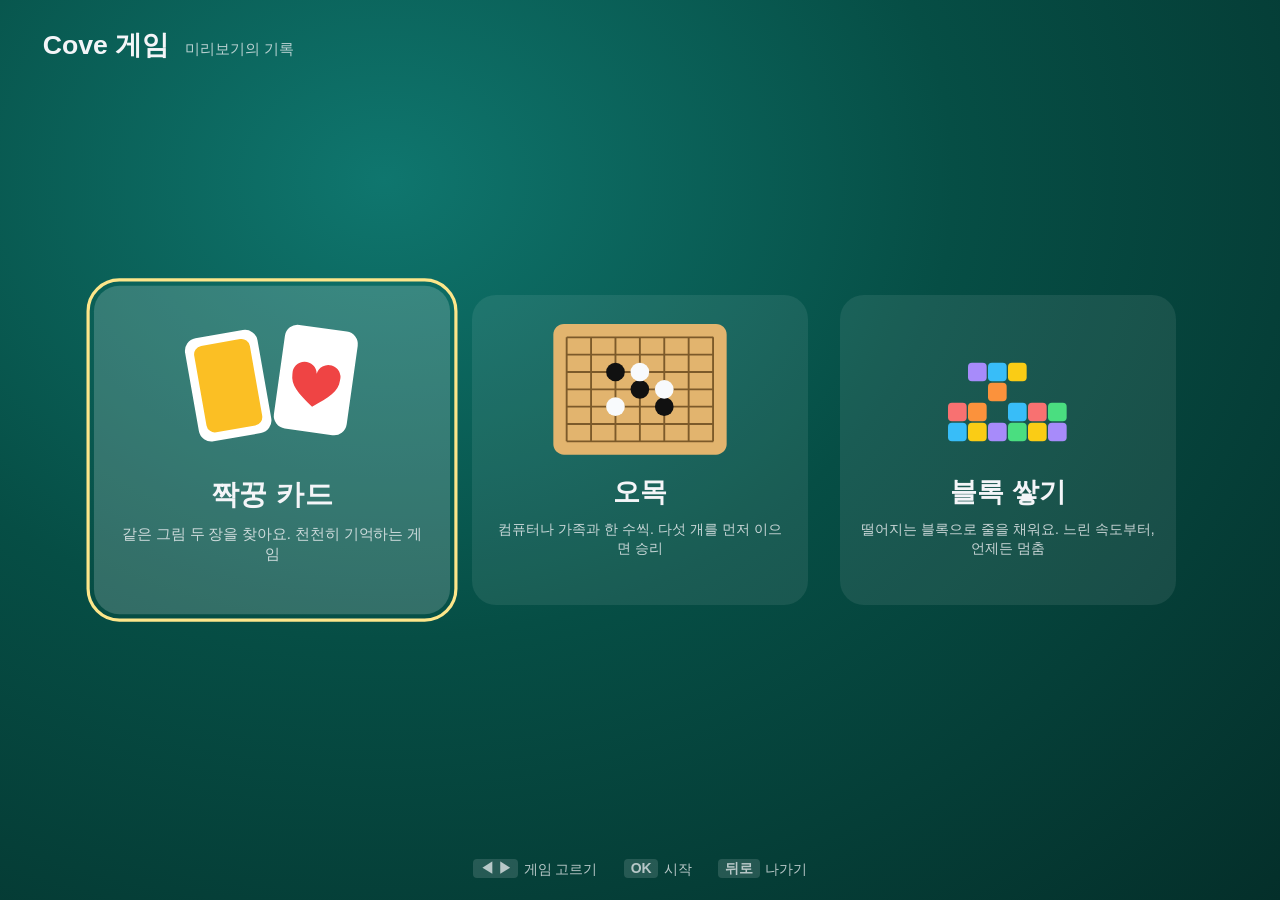
<file: app/src/main/assets/www/apps/cards.html>
<!doctype html>
<html lang="ko">
<head>
<meta charset="utf-8">
<meta name="viewport" content="width=device-width, initial-scale=1">
<title>Cove 게임</title>
<style>
  html { font-size: calc(100vw / 96); background: #062a26; }
  body { margin: 0; height: 100vh; overflow: hidden; color: #f4f5f8; cursor: none;
    background: radial-gradient(ellipse at 30% 20%, #0f766e 0%, #064e45 45%, #042f2a 100%);
    font-family: "Roboto", "Noto Sans CJK KR", "Noto Sans KR", sans-serif; -webkit-font-smoothing: antialiased; }
  [hidden] { display: none !important; }
  header { position: absolute; top: 2rem; left: 3.2rem; right: 3.2rem; display: flex; align-items: baseline; gap: 1.2rem; }
  header h1 { margin: 0; font-size: 2rem; font-weight: 800; }
  header span { font-size: 1.1rem; opacity: .75; }
  .stats { margin-left: auto; display: flex; gap: 2rem; font-size: 1.3rem; font-variant-numeric: tabular-nums; }
  .stats b { font-size: 1.6rem; margin-left: .4rem; }

  /* level select */
  #menu { position: absolute; inset: 0; display: grid; place-items: center; }
  .levels { display: flex; gap: 2.4rem; }
  .lv { width: 17rem; padding: 2rem 1.8rem; border-radius: 1.4rem; background: rgba(255,255,255,.08); text-align: center;
    outline: .25rem solid transparent; outline-offset: .3rem; transition: transform .2s, background .2s; }
  .lv.focus { transform: scale(1.06); background: rgba(255,255,255,.18); outline-color: #fde68a; }
  .lv h2 { margin: .4rem 0 .3rem; font-size: 1.9rem; }
  .lv .size { font-size: 1.2rem; opacity: .8; }
  .lv .mini { display: grid; gap: .3rem; justify-content: center; margin: 0 auto 1rem; }
  .lv .mini i { width: 1.3rem; height: 1.7rem; border-radius: .25rem; background: #fde68a; opacity: .85; }
  .lv .best { margin-top: 1.1rem; font-size: 1.05rem; opacity: .85; min-height: 2.6rem; line-height: 1.3; }
  .intro { text-align: center; margin-bottom: 2.6rem; font-size: 1.3rem; opacity: .85; line-height: 1.6; }

  /* board */
  #game { position: absolute; inset: 6rem 0 4rem; display: grid; place-items: center; }
  .board { display: grid; gap: 1.1rem; }
  .card { position: relative; perspective: 60rem; border-radius: 1rem; outline: .3rem solid transparent; outline-offset: .3rem; transition: outline-color .15s, transform .15s; }
  .card.focus { outline-color: #fde68a; transform: scale(1.05); }
  .card .in { position: absolute; inset: 0; transition: transform .35s cubic-bezier(.3,.7,.3,1); transform-style: preserve-3d; }
  .card.up .in { transform: rotateY(180deg); }
  .card .f, .card .b { position: absolute; inset: 0; border-radius: 1rem; -webkit-backface-visibility: hidden; backface-visibility: hidden; display: grid; place-items: center; }
  .card .b { background: repeating-linear-gradient(45deg, #fbbf24 0 .6rem, #f59e0b .6rem 1.2rem); box-shadow: inset 0 0 0 .4rem #fff7; }
  .card .b::after { content: "?"; font-size: 3rem; font-weight: 800; color: #fff; text-shadow: 0 .15rem .3rem rgba(0,0,0,.25); }
  .card .f { background: #fffdf5; transform: rotateY(180deg); box-shadow: 0 .4rem 1rem rgba(0,0,0,.3); }
  .card .f svg { width: 68%; height: 68%; }
  .card.done .f { box-shadow: 0 0 0 .3rem #4ade80, 0 .4rem 1rem rgba(0,0,0,.3); }
  .card.done { opacity: .78; }

  #win { position: absolute; inset: 0; display: grid; place-items: center; background: rgba(2,20,18,.7); }
  .win { text-align: center; padding: 3rem 4rem; border-radius: 1.6rem; background: rgba(255,255,255,.1); }
  .win h2 { margin: 0 0 1rem; font-size: 3rem; }
  .win p { font-size: 1.4rem; margin: .5rem 0; }
  .win .new { color: #fde68a; font-weight: 800; }
  .hint { position: absolute; left: 0; right: 0; bottom: 1.6rem; display: flex; justify-content: center; gap: 2rem; font-size: 1.05rem; opacity: .75; }
  .hint kbd { font: inherit; font-weight: 700; padding: .1rem .5rem; border-radius: .3rem; background: rgba(255,255,255,.18); margin-right: .4rem; }

  /* hub */
  #hub { position: absolute; inset: 0; display: grid; place-items: center; }
  .games { display: flex; gap: 2.4rem; }
  .gm { width: 22rem; border-radius: 1.8rem; padding: 1.6rem 1.6rem 1.4rem; background: rgba(255,255,255,.08); display: grid; gap: .8rem; justify-items: center; text-align: center;
    outline: .25rem solid transparent; outline-offset: .35rem; transition: transform .2s, background .2s; }
  .gm.focus { transform: scale(1.06); background: rgba(255,255,255,.18); outline-color: #fde68a; }
  .gm svg { width: 15rem; height: 11rem; }
  .gm h2 { margin: 0; font-size: 2rem; }
  .gm p { margin: 0; font-size: 1.05rem; opacity: .8; min-height: 2.8rem; line-height: 1.35; }
  .gm .rec { font-size: 1rem; color: #fde68a; min-height: 1.3rem; }
  /* gomoku */
  #gomo { position: absolute; inset: 0; display: grid; grid-template-columns: auto 22rem; gap: 3rem; align-items: center; justify-content: center; padding-top: 3rem; }
  #gomoCv { border-radius: 1rem; box-shadow: 0 1.4rem 3rem rgba(0,0,0,.4); }
  .side { display: grid; gap: 1.2rem; font-size: 1.15rem; }
  .side h3 { margin: 0; font-size: 1.6rem; }
  .turn { display: flex; align-items: center; gap: .8rem; padding: 1rem 1.2rem; border-radius: 1rem; background: rgba(255,255,255,.08); }
  .turn i { width: 1.6rem; height: 1.6rem; border-radius: 50%; }
  .opts { display: grid; gap: .6rem; }
  .opt { padding: .9rem 1.2rem; border-radius: 1rem; background: rgba(255,255,255,.08); font-size: 1.15rem; }
  .opt.focus { background: #fff; color: #0f3d36; font-weight: 700; }
  .opt small { display: block; font-size: .9rem; opacity: .7; font-weight: 400; }
  /* blocks */
  #blocks { position: absolute; inset: 0; display: grid; grid-template-columns: 16rem auto 16rem; gap: 2.4rem; align-items: center; justify-content: center; padding-top: 3rem; }
  #blkCv { border-radius: .8rem; box-shadow: 0 1.4rem 3rem rgba(0,0,0,.45); background: #0b1f2a; }
  #blkNext { border-radius: .8rem; background: rgba(0,0,0,.25); }
  .bstat { display: grid; gap: .3rem; padding: 1rem 1.2rem; border-radius: 1rem; background: rgba(255,255,255,.08); }
  .bstat small { font-size: .95rem; opacity: .75; } .bstat b { font-size: 2rem; font-variant-numeric: tabular-nums; }
  .overlay { position: absolute; inset: 0; display: grid; place-items: center; background: rgba(2,20,18,.66); }
  .ovbox { min-width: 30rem; text-align: center; padding: 2.4rem 3rem; border-radius: 1.6rem; background: rgba(255,255,255,.1); display: grid; gap: 1rem; }
  .ovbox h2 { margin: 0; font-size: 2.6rem; }
  .ovbox p { margin: 0; font-size: 1.3rem; }
</style>
</head>
<body>
  <header><h1 id="ttl">Cove 게임</h1><span id="who"></span><div class="stats" id="stats" hidden><span>뒤집기<b id="moves">0</b></span><span>시간<b id="time">0:00</b></span><span>찾은 짝<b id="pairs">0</b></span></div></header>
  <section id="hub" hidden><div class="games" id="games"></div></section>
  <section id="gomo" hidden><canvas id="gomoCv"></canvas><div class="side" id="gomoSide"></div></section>
  <section id="blocks" hidden><div class="side" id="blkL"></div><canvas id="blkCv"></canvas><div class="side" id="blkR"></div></section>
  <div class="overlay" id="ov" hidden><div class="ovbox" id="ovBox"></div></div>
  <section id="menu" hidden>
    <div><div class="intro">같은 그림 두 장을 찾아요. 시간 제한은 없으니 천천히 기억해 보세요.</div><div class="levels" id="levels"></div></div>
  </section>
  <section id="game" hidden><div class="board" id="board"></div></section>
  <section id="win" hidden><div class="win"><h2>다 찾았어요! 🎉</h2><p id="winText"></p><p id="winBest"></p><p style="opacity:.75;font-size:1.1rem;margin-top:1.6rem">OK 한 번 더 · 뒤로 단계 고르기</p></div></section>
  <div class="hint" id="hint"></div>

<script src="sdk.js"></script>
<script>
(function () {
  'use strict';
  var LEVELS = [{ id: '3x4', name: '쉬움', r: 3, c: 4 }, { id: '4x4', name: '보통', r: 4, c: 4 }, { id: '4x5', name: '어려움', r: 4, c: 5 }];
  // ten simple pictures, each in its own colour so they can be told apart quickly
  var PICS = [
    '<path d="M50 84C22 64 10 50 10 34a20 20 0 0 1 40-6 20 20 0 0 1 40 6c0 16-12 30-40 50z" fill="#ef4444"/>',
    '<path d="M50 8l12 26 28 3-21 19 6 28-25-14-25 14 6-28L10 37l28-3z" fill="#f59e0b"/>',
    '<path d="M62 10a38 38 0 1 0 28 56A32 32 0 0 1 62 10z" fill="#6366f1"/>',
    '<circle cx="50" cy="50" r="20" fill="#f97316"/><g stroke="#f97316" stroke-width="7" stroke-linecap="round"><path d="M50 10v12M50 78v12M10 50h12M78 50h12M22 22l8 8M70 70l8 8M78 22l-8 8M30 70l-8 8"/></g>',
    '<g fill="#ec4899"><circle cx="50" cy="28" r="15"/><circle cx="72" cy="45" r="15"/><circle cx="64" cy="70" r="15"/><circle cx="36" cy="70" r="15"/><circle cx="28" cy="45" r="15"/></g><circle cx="50" cy="52" r="11" fill="#fde047"/>',
    '<path d="M12 50c14-20 40-26 58-12l18-14v52L70 62C52 76 26 70 12 50z" fill="#0ea5e9"/><circle cx="30" cy="46" r="4" fill="#fff"/>',
    '<path d="M50 90V40M50 40c-30 0-36-24-30-32 26 0 34 14 30 32zM50 56c26 0 34-20 28-28-22 0-30 12-28 28z" fill="#22c55e" stroke="#15803d" stroke-width="4" stroke-linejoin="round"/>',
    '<path d="M50 8C36 32 24 46 24 62a26 26 0 0 0 52 0C76 46 64 32 50 8z" fill="#06b6d4"/>',
    '<path d="M58 6L18 56h26l-8 38 42-52H52z" fill="#eab308"/>',
    '<path d="M36 74V20l46-10v52" fill="none" stroke="#8b5cf6" stroke-width="8" stroke-linejoin="round"/><ellipse cx="26" cy="74" rx="12" ry="9" fill="#8b5cf6"/><ellipse cx="72" cy="64" rx="12" ry="9" fill="#8b5cf6"/>'
  ];
  var $ = function (id) { return document.getElementById(id); };
  var who = {}, data = {};
  var view = 'menu', lvSel = 0, lv = null, cards = [], sel = 0, open = [], moves = 0, found = 0, t0 = 0, lock = false, timer = null, backArmed = 0, lastWin = null;

  function fmt(s) { s = Math.round(s); return Math.floor(s / 60) + ':' + ('0' + s % 60).slice(-2); }
  function hint(list) { $('hint').innerHTML = list.map(function (h) { return '<span><kbd>' + h[0] + '</kbd>' + h[1] + '</span>'; }).join(''); }

  function renderMenu() {
    view = 'menu';
    hideAll(); $('menu').hidden = false; $('ttl').textContent = '짝꿍 카드';
    var best = data.best || {};
    $('levels').innerHTML = LEVELS.map(function (l, i) {
      var b = best[l.id], dots = '';
      for (var k = 0; k < l.r * l.c; k++) dots += '<i></i>';
      return '<div class="lv' + (i === lvSel ? ' focus' : '') + '"><div class="mini" style="grid-template-columns:repeat(' + l.c + ',1.3rem)">' + dots + '</div>' +
        '<h2>' + l.name + '</h2><div class="size">' + l.r + ' × ' + l.c + ' · 짝 ' + (l.r * l.c / 2) + '쌍</div>' +
        '<div class="best">' + (b ? '최고 기록<br>' + b.moves + '번 · ' + fmt(b.secs) : '아직 기록이 없어요') + '</div></div>';
    }).join('');
    hint([['◀ ▶', '단계 고르기'], ['OK', '시작'], ['뒤로', '게임 고르기']]);
  }

  function start(l) {
    lv = l; view = 'game';
    var n = l.r * l.c / 2, pics = [];
    var order = PICS.map(function (_, i) { return i; }).sort(function () { return Math.random() - .5; }).slice(0, n);
    order.forEach(function (p) { pics.push(p, p); });
    for (var i = pics.length - 1; i > 0; i--) { var j = Math.floor(Math.random() * (i + 1)), x = pics[i]; pics[i] = pics[j]; pics[j] = x; }
    cards = pics.map(function (p) { return { pic: p, up: false, done: false }; });
    sel = 0; open = []; moves = 0; found = 0; t0 = 0; lock = false; backArmed = 0;
    $('menu').hidden = true; $('win').hidden = true; $('game').hidden = false; $('stats').hidden = false;
    // cards sized to fit the screen between the header and the hints
    var rem = parseFloat(getComputedStyle(document.documentElement).fontSize);
    var h = Math.min((innerHeight - 10 * rem - (l.r - 1) * 1.1 * rem) / l.r, ((innerWidth - 8 * rem) - (l.c - 1) * 1.1 * rem) / l.c / .75);
    var w = h * .75;
    var b = $('board');
    b.style.gridTemplateColumns = 'repeat(' + l.c + ',' + w + 'px)';
    b.innerHTML = cards.map(function (c) {
      return '<div class="card" style="width:' + w + 'px;height:' + h + 'px"><div class="in"><div class="b"></div><div class="f"><svg viewBox="0 0 100 100">' + PICS[c.pic] + '</svg></div></div></div>';
    }).join('');
    clearInterval(timer);
    timer = setInterval(stats, 500);
    renderBoard();
    hint([['방향키', '이동'], ['OK', '뒤집기'], ['뒤로', '단계 고르기']]);
  }
  function stats() {
    $('moves').textContent = moves;
    $('pairs').textContent = found + ' / ' + cards.length / 2;
    $('time').textContent = fmt(t0 ? (Date.now() - t0) / 1000 : 0);
  }
  function renderBoard() {
    var els = $('board').children;
    for (var i = 0; i < els.length; i++) {
      els[i].classList.toggle('up', cards[i].up || cards[i].done);
      els[i].classList.toggle('done', cards[i].done);
      els[i].classList.toggle('focus', i === sel);
    }
    stats();
  }
  function flip() {
    var c = cards[sel];
    if (c.up || c.done) return;
    if (lock) settle();           // pressing on while two wrong cards are showing turns them back at once
    if (!t0) t0 = Date.now();
    c.up = true; open.push(sel);
    if (open.length === 2) {
      moves++;
      var a = cards[open[0]], b = cards[open[1]];
      if (a.pic === b.pic) { a.done = b.done = true; a.up = b.up = false; open = []; found++; if (found === cards.length / 2) { renderBoard(); setTimeout(win, 500); return; } }
      else { lock = true; clearTimeout(flip.t); flip.t = setTimeout(function () { settle(); renderBoard(); }, 1100); }
    }
    renderBoard();
  }
  function settle() { clearTimeout(flip.t); open.forEach(function (i) { cards[i].up = false; }); open = []; lock = false; }
  function win() {
    clearInterval(timer);
    var secs = (Date.now() - t0) / 1000;
    data.best = data.best || {};
    var b = data.best[lv.id], isNew = !b || moves < b.moves || (moves === b.moves && secs < b.secs);
    if (isNew) data.best[lv.id] = { moves: moves, secs: Math.round(secs), t: Date.now() };
    data.played = (data.played || 0) + 1;
    CoveApp.save(data);
    view = 'win';
    $('winText').textContent = moves + '번 뒤집어서 ' + fmt(secs) + ' 만에 ' + (cards.length / 2) + '쌍을 모두 찾았어요';
    $('winBest').innerHTML = isNew ? '<span class="new">★ 새 최고 기록!</span>' : '최고 기록 ' + b.moves + '번 · ' + fmt(b.secs);
    $('win').hidden = false;
    hint([['OK', '한 번 더'], ['뒤로', '단계 고르기']]);
  }
  function gameKey(k) {
    if (k === 'back') {
      if (!t0 || Date.now() - backArmed < 2500) { clearInterval(timer); renderMenu(); return; }
      backArmed = Date.now(); CoveApp.toast('한 번 더 누르면 단계 고르기로 나가요'); return;
    }
    var r = Math.floor(sel / lv.c), c = sel % lv.c;
    if (k === 'left') c = (c + lv.c - 1) % lv.c;
    else if (k === 'right') c = (c + 1) % lv.c;
    else if (k === 'up') r = (r + lv.r - 1) % lv.r;
    else if (k === 'down') r = (r + 1) % lv.r;
    else if (k === 'ok') { flip(); return; }
    sel = r * lv.c + c;
    renderBoard();
  }

  // ---------- the game hub ----------
  var GAMES = [
    ['cards', '짝꿍 카드', '같은 그림 두 장을 찾아요. 천천히 기억하는 게임',
      '<rect x="18" y="18" width="52" height="74" rx="9" fill="#fff" transform="rotate(-10 44 55)"/><rect x="24" y="24" width="40" height="62" rx="6" fill="#fbbf24" transform="rotate(-10 44 55)"/><rect x="80" y="14" width="52" height="74" rx="9" fill="#fff" transform="rotate(8 106 51)"/><path d="M106 70c-11-8-17-13-17-21a8.5 8.5 0 0 1 17-2.5 8.5 8.5 0 0 1 17 2.5c0 8-6 13-17 21z" fill="#ef4444" transform="rotate(8 106 51)"/>'],
    ['gomoku', '오목', '컴퓨터나 가족과 한 수씩. 다섯 개를 먼저 이으면 승리',
      '<rect x="10" y="6" width="130" height="98" rx="8" fill="#e2b46e"/><g stroke="#7c5a2a" stroke-width="1.4">' + (function () { var l = ''; for (var i = 0; i < 7; i++) { l += '<path d="M' + (20 + i * 18.3) + ' 16v78M20 ' + (16 + i * 13) + 'h110"/>'; } return l; })() + '</g>' +
      '<circle cx="56.6" cy="42" r="7" fill="#111"/><circle cx="74.9" cy="55" r="7" fill="#111"/><circle cx="93.2" cy="68" r="7" fill="#111"/><circle cx="74.9" cy="42" r="7" fill="#f8fafc"/><circle cx="93.2" cy="55" r="7" fill="#f8fafc"/><circle cx="56.6" cy="68" r="7" fill="#f8fafc"/>'],
    ['blocks', '블록 쌓기', '떨어지는 블록으로 줄을 채워요. 느린 속도부터, 언제든 멈춤',
      (function () { var c = ['#38bdf8', '#facc15', '#a78bfa', '#4ade80', '#f87171', '#fb923c'], cells = [[0, 4], [1, 4], [2, 4], [3, 4], [0, 3], [1, 3], [3, 3], [4, 4], [5, 4], [5, 3], [4, 3], [2, 2], [2, 1], [3, 1], [1, 1]], o = '';
        cells.forEach(function (q, i) { o += '<rect x="' + (30 + q[0] * 15) + '" y="' + (20 + q[1] * 15) + '" width="14" height="14" rx="3" fill="' + c[i % c.length] + '"/>'; }); return o; })()]
  ];
  var hubSel = 0;
  function hideAll() { ['hub', 'menu', 'game', 'win', 'gomo', 'blocks', 'ov'].forEach(function (id) { $(id).hidden = true; }); $('stats').hidden = true; }
  function recordOf(id) {
    if (id === 'cards') { var b = data.best || {}, k = Object.keys(b); return k.length ? '최고 · ' + k.map(function (x) { return x.replace('x', '×') + ' ' + b[x].moves + '번'; }).join(' · ') : ''; }
    if (id === 'gomoku') { var g = data.gomoku || {}; return g.w || g.l ? '컴퓨터 상대 ' + (g.w || 0) + '승 ' + (g.l || 0) + '패' : ''; }
    var bl = data.blocks || {}; return bl.best ? '최고 점수 ' + bl.best.toLocaleString() : '';
  }
  function renderHub() {
    view = 'hub'; hideAll(); $('hub').hidden = false; $('ttl').textContent = 'Cove 게임';
    $('games').innerHTML = GAMES.map(function (g, i) {
      return '<div class="gm' + (i === hubSel ? ' focus' : '') + '"><svg viewBox="0 0 150 110">' + g[3] + '</svg><h2>' + g[1] + '</h2><p>' + g[2] + '</p><div class="rec">' + recordOf(g[0]) + '</div></div>';
    }).join('');
    hint([['◀ ▶', '게임 고르기'], ['OK', '시작'], ['뒤로', '나가기']]);
  }
  function openGame(id) { if (id === 'cards') renderMenu(); else if (id === 'gomoku') gomoSetup(); else blkSetup(); }

  // ---------- 오목 ----------
  var GN = 15, gb = null, gcur = [7, 7], gturn = 1, gover = 0, gwin = null, gmoves = [], gsel = 0, gmode = 'ai1', gback = 0;
  var GMODES = [['ai1', '컴퓨터와 · 쉬움', '처음 하는 분께 좋아요'], ['ai2', '컴퓨터와 · 보통', '공격과 수비를 함께 생각해요'], ['pvp', '둘이서', '리모컨을 번갈아 써요 · 흑이 먼저']];
  function gomoSetup() {
    view = 'gomo-setup'; hideAll(); $('gomo').hidden = false; $('ttl').textContent = '오목';
    gb = null; gover = 0; drawGomo(); gomoSide();
    hint([['▲ ▼', '상대 고르기'], ['OK', '시작'], ['뒤로', '게임 고르기']]);
  }
  function gomoStart() {
    gmode = GMODES[gsel][0]; gb = []; for (var i = 0; i < GN * GN; i++) gb.push(0);
    gcur = [7, 7]; gturn = 1; gover = 0; gwin = null; gmoves = []; gback = 0; view = 'gomo';
    gomoSide(); drawGomo();
    hint([['방향키', '자리'], ['OK', '두기'], ['뒤로 두 번', '그만두기']]);
  }
  function gomoSide() {
    var g = data.gomoku || {};
    if (view === 'gomo-setup') {
      $('gomoSide').innerHTML = '<h3>누구랑 둘까요?</h3><div class="opts">' + GMODES.map(function (m, i) { return '<div class="opt' + (i === gsel ? ' focus' : '') + '">' + m[1] + '<small>' + m[2] + '</small></div>'; }).join('') + '</div>' +
        '<div class="turn">컴퓨터 상대 ' + (g.w || 0) + '승 ' + (g.l || 0) + '패' + (g.pvp ? ' · 둘이서 ' + g.pvp + '판' : '') + '</div>';
      return;
    }
    var who2 = gmode === 'pvp' ? (gturn === 1 ? '흑 차례' : '백 차례') : (gturn === 1 ? '내 차례 (흑)' : '컴퓨터가 생각 중…');
    $('gomoSide').innerHTML = '<h3>' + GMODES.filter(function (m) { return m[0] === gmode; })[0][1] + '</h3>' +
      '<div class="turn"><i style="background:' + (gturn === 1 ? '#111' : '#f8fafc') + '"></i>' + (gover ? (gover === 1 ? '흑' : '백') + ' 승리!' : who2) + '</div>' +
      '<div class="turn">' + gmoves.length + '수째</div>' + (gover ? '<div class="turn">OK 한 판 더 · 뒤로 상대 고르기</div>' : '');
  }
  function drawGomo() {
    var cv = $('gomoCv'), dpr = Math.min(2, devicePixelRatio || 1), S = Math.round(Math.min(innerHeight * 0.8, innerWidth * 0.52));
    cv.style.width = S + 'px'; cv.style.height = S + 'px'; cv.width = S * dpr; cv.height = S * dpr;
    var x = cv.getContext('2d'); x.scale(dpr, dpr);
    var g = x.createLinearGradient(0, 0, S, S); g.addColorStop(0, '#ecc88a'); g.addColorStop(1, '#d6a35c');
    x.fillStyle = g; x.fillRect(0, 0, S, S);
    var m = S * 0.06, st = (S - 2 * m) / (GN - 1), P = function (i) { return m + i * st; };
    x.strokeStyle = 'rgba(90,60,20,.75)'; x.lineWidth = 1.2;
    for (var i = 0; i < GN; i++) { x.beginPath(); x.moveTo(P(0), P(i)); x.lineTo(P(GN - 1), P(i)); x.moveTo(P(i), P(0)); x.lineTo(P(i), P(GN - 1)); x.stroke(); }
    x.fillStyle = 'rgba(90,60,20,.85)';
    [[3, 3], [3, 11], [11, 3], [11, 11], [7, 7]].forEach(function (q) { x.beginPath(); x.arc(P(q[0]), P(q[1]), st * 0.12, 0, 7); x.fill(); });
    var stone = function (cx, cy, col, alpha) {
      x.globalAlpha = alpha || 1;
      x.fillStyle = 'rgba(0,0,0,.25)'; x.beginPath(); x.arc(cx + st * 0.05, cy + st * 0.07, st * 0.43, 0, 7); x.fill();
      var rg = x.createRadialGradient(cx - st * 0.15, cy - st * 0.15, st * 0.05, cx, cy, st * 0.45);
      if (col === 1) { rg.addColorStop(0, '#666'); rg.addColorStop(1, '#0a0a0a'); } else { rg.addColorStop(0, '#ffffff'); rg.addColorStop(1, '#cfd5dc'); }
      x.fillStyle = rg; x.beginPath(); x.arc(cx, cy, st * 0.43, 0, 7); x.fill();
      x.globalAlpha = 1;
    };
    if (gb) for (var k = 0; k < gb.length; k++) if (gb[k]) stone(P(k % GN), P(Math.floor(k / GN)), gb[k]);
    if (gmoves.length) { var lm = gmoves[gmoves.length - 1]; x.fillStyle = '#ef4444'; x.beginPath(); x.arc(P(lm % GN), P(Math.floor(lm / GN)), st * 0.1, 0, 7); x.fill(); }
    if (gwin) { x.strokeStyle = 'rgba(239,68,68,.85)'; x.lineWidth = st * 0.18; x.lineCap = 'round'; x.beginPath(); x.moveTo(P(gwin[0] % GN), P(Math.floor(gwin[0] / GN))); x.lineTo(P(gwin[1] % GN), P(Math.floor(gwin[1] / GN))); x.stroke(); }
    if (gb && !gover && view === 'gomo') {
      var ci = gcur[1] * GN + gcur[0];
      if (!gb[ci] && (gmode === 'pvp' || gturn === 1)) stone(P(gcur[0]), P(gcur[1]), gturn, 0.45);
      x.strokeStyle = '#2563eb'; x.lineWidth = 3; x.strokeRect(P(gcur[0]) - st * 0.5, P(gcur[1]) - st * 0.5, st, st);
    }
  }
  var DIRS = [[1, 0], [0, 1], [1, 1], [1, -1]];
  function lineAt(i, p, d) {
    var x0 = i % GN, y0 = Math.floor(i / GN), n = 1, open = 0, a = i, b = i, x, y;
    for (x = x0 + d[0], y = y0 + d[1]; x >= 0 && y >= 0 && x < GN && y < GN && gb[y * GN + x] === p; x += d[0], y += d[1]) { n++; b = y * GN + x; }
    if (x >= 0 && y >= 0 && x < GN && y < GN && !gb[y * GN + x]) open++;
    for (x = x0 - d[0], y = y0 - d[1]; x >= 0 && y >= 0 && x < GN && y < GN && gb[y * GN + x] === p; x -= d[0], y -= d[1]) { n++; a = y * GN + x; }
    if (x >= 0 && y >= 0 && x < GN && y < GN && !gb[y * GN + x]) open++;
    return { n: n, open: open, a: a, b: b };
  }
  function evalPoint(i, p) {
    var sc = 0;
    gb[i] = p;
    DIRS.forEach(function (d) {
      var l = lineAt(i, p, d);
      if (l.n >= 5) sc += 100000;
      else if (l.n === 4) sc += l.open === 2 ? 20000 : l.open === 1 ? 3000 : 0;
      else if (l.n === 3) sc += l.open === 2 ? 1500 : l.open === 1 ? 200 : 0;
      else if (l.n === 2) sc += l.open === 2 ? 120 : l.open === 1 ? 20 : 0;
      else sc += l.open;
    });
    gb[i] = 0;
    return sc;
  }
  function aiMove() {
    if (gover || view !== 'gomo') return;
    var best = -1, bi = -1, hard = gmode === 'ai2';
    for (var i = 0; i < gb.length; i++) {
      if (gb[i]) continue;
      var x0 = i % GN, y0 = Math.floor(i / GN), near = false;
      for (var dy = -2; dy <= 2 && !near; dy++) for (var dx = -2; dx <= 2 && !near; dx++) { var x = x0 + dx, y = y0 + dy; if (x >= 0 && y >= 0 && x < GN && y < GN && gb[y * GN + x]) near = true; }
      if (!near) continue;
      var sc = evalPoint(i, 2) * 1.05 + evalPoint(i, 1) * (hard ? 1 : 0.55);
      if (!hard) sc *= 0.75 + Math.random() * 0.5;
      if (sc > best) { best = sc; bi = i; }
    }
    if (bi < 0) bi = 7 * GN + 7;
    place(bi);
  }
  function place(i) {
    if (gb[i] || gover) return;
    gb[i] = gturn; gmoves.push(i);
    var won = null;
    DIRS.forEach(function (d) { var l = lineAt(i, gturn, d); if (l.n >= 5) won = [l.a, l.b]; });
    if (won) {
      gover = gturn; gwin = won;
      data.gomoku = data.gomoku || {};
      if (gmode === 'pvp') data.gomoku.pvp = (data.gomoku.pvp || 0) + 1;
      else if (gover === 1) data.gomoku.w = (data.gomoku.w || 0) + 1; else data.gomoku.l = (data.gomoku.l || 0) + 1;
      CoveApp.save(data);
      CoveApp.toast(gmode === 'pvp' ? (gover === 1 ? '흑' : '백') + '이 이겼어요!' : gover === 1 ? '이겼어요! 🎉' : '컴퓨터가 이겼어요. 한 판 더?');
    } else if (gmoves.length === gb.length) { gover = 3; }
    else { gturn = 3 - gturn; if (gmode !== 'pvp' && gturn === 2) setTimeout(aiMove, 450); }
    gomoSide(); drawGomo();
  }
  function gomoKey(k) {
    if (view === 'gomo-setup') {
      if (k === 'up') gsel = (gsel + GMODES.length - 1) % GMODES.length; else if (k === 'down') gsel = (gsel + 1) % GMODES.length;
      else if (k === 'ok') { gomoStart(); return; } else if (k === 'back') { renderHub(); return; }
      gomoSide(); return;
    }
    if (gover) { if (k === 'ok') gomoStart(); else if (k === 'back') gomoSetup(); return; }
    if (k === 'back') { if (!gmoves.length || Date.now() - gback < 2500) { gomoSetup(); return; } gback = Date.now(); CoveApp.toast('한 번 더 누르면 그만둬요'); return; }
    if (k === 'left') gcur[0] = Math.max(0, gcur[0] - 1); else if (k === 'right') gcur[0] = Math.min(GN - 1, gcur[0] + 1);
    else if (k === 'up') gcur[1] = Math.max(0, gcur[1] - 1); else if (k === 'down') gcur[1] = Math.min(GN - 1, gcur[1] + 1);
    else if (k === 'ok') { if (gmode === 'pvp' || gturn === 1) place(gcur[1] * GN + gcur[0]); return; }
    drawGomo();
  }

  // ---------- 블록 쌓기 ----------
  var BW = 10, BH = 20, bk = null, bsel = 0, bpause = 0;
  var SHAPES = { I: [[0, 1], [1, 1], [2, 1], [3, 1]], O: [[1, 0], [2, 0], [1, 1], [2, 1]], T: [[1, 0], [0, 1], [1, 1], [2, 1]], S: [[1, 0], [2, 0], [0, 1], [1, 1]], Z: [[0, 0], [1, 0], [1, 1], [2, 1]], J: [[0, 0], [0, 1], [1, 1], [2, 1]], L: [[2, 0], [0, 1], [1, 1], [2, 1]] };
  var BCOL = { I: '#38bdf8', O: '#facc15', T: '#a78bfa', S: '#4ade80', Z: '#f87171', J: '#60a5fa', L: '#fb923c' };
  var SPEEDS = [['느리게', 1100, '처음이라면 여기서'], ['보통', 750, '조금 익숙해졌다면'], ['빠르게', 480, '자신 있다면']];
  var PAUSE_OPTS = ['계속하기', '처음부터', '게임 고르기'];
  function blkSetup() {
    view = 'blk-setup'; hideAll(); $('blocks').hidden = false; $('ttl').textContent = '블록 쌓기';
    bk = null; drawBlocks(); blkSide();
    hint([['▲ ▼', '속도 고르기'], ['OK', '시작'], ['뒤로', '게임 고르기']]);
  }
  function bag() { var b = Object.keys(SHAPES); for (var i = b.length - 1; i > 0; i--) { var j = Math.floor(Math.random() * (i + 1)), t = b[i]; b[i] = b[j]; b[j] = t; } return b; }
  function blkStart() {
    var g = []; for (var y = 0; y < BH; y++) { var row = []; for (var x = 0; x < BW; x++) row.push(''); g.push(row); }
    bk = { grid: g, queue: bag().concat(bag()), piece: null, score: 0, lines: 0, level: 0, base: SPEEDS[bsel][1], over: false, timer: null };
    spawn(); view = 'blk'; blkSide(); drawBlocks(); gravity();
    hint([['◀ ▶', '옮기기'], ['▲', '돌리기'], ['▼', '한 칸 내리기'], ['OK', '바로 내리기'], ['뒤로', '멈춤']]);
  }
  function cellsOf(p) {
    var n = p.t === 'I' ? 4 : 3, cs = SHAPES[p.t].map(function (q) { return q.slice(); });
    if (p.t !== 'O') for (var r = 0; r < p.r; r++) cs = cs.map(function (q) { return [n - 1 - q[1], q[0]]; });
    return cs.map(function (q) { return [q[0] + p.x, q[1] + p.y]; });
  }
  function free(p) { return cellsOf(p).every(function (q) { return q[0] >= 0 && q[0] < BW && q[1] < BH && (q[1] < 0 || !bk.grid[q[1]][q[0]]); }); }
  function spawn() {
    if (bk.queue.length < 8) bk.queue = bk.queue.concat(bag());
    bk.piece = { t: bk.queue.shift(), r: 0, x: 3, y: -1 };
    if (!free(bk.piece)) { bk.piece.y = -2; if (!free(bk.piece)) gameOver(); }
  }
  function gravity() {
    clearTimeout(bk.timer);
    if (bk.over || bpause) return;
    var iv = Math.max(140, bk.base * Math.pow(0.9, bk.level));
    bk.timer = setTimeout(function () { if (!bk || bk.over || bpause || view !== 'blk') return; step(); gravity(); }, iv);
  }
  function step() { var n = { t: bk.piece.t, r: bk.piece.r, x: bk.piece.x, y: bk.piece.y + 1 }; if (free(n)) { bk.piece = n; drawBlocks(); return true; } lockPiece(); return false; }
  function lockPiece() {
    cellsOf(bk.piece).forEach(function (q) { if (q[1] >= 0) bk.grid[q[1]][q[0]] = bk.piece.t; });
    if (cellsOf(bk.piece).some(function (q) { return q[1] < 0; })) { gameOver(); return; }
    var full = [];
    for (var y = 0; y < BH; y++) if (bk.grid[y].every(function (c) { return c; })) full.push(y);
    if (full.length) {
      full.forEach(function (y) { bk.grid.splice(y, 1); var row = []; for (var x = 0; x < BW; x++) row.push(''); bk.grid.unshift(row); });
      bk.score += [0, 100, 300, 500, 800][full.length] * (bk.level + 1);
      bk.lines += full.length;
      var lvl = Math.floor(bk.lines / 10);
      if (lvl > bk.level) { bk.level = lvl; CoveApp.toast('레벨 ' + (lvl + 1) + ' · 조금 빨라져요'); }
    }
    spawn(); blkSide(); drawBlocks();
  }
  function gameOver() {
    bk.over = true; clearTimeout(bk.timer);
    data.blocks = data.blocks || {};
    var isNew = bk.score > (data.blocks.best || 0);
    if (isNew) data.blocks.best = bk.score;
    data.blocks.lines = Math.max(data.blocks.lines || 0, bk.lines);
    data.blocks.played = (data.blocks.played || 0) + 1;
    CoveApp.save(data);
    showOv('<h2>끝났어요</h2><p>점수 <b>' + bk.score.toLocaleString() + '</b> · ' + bk.lines + '줄</p><p>' + (isNew ? '<span class="new">★ 새 최고 점수!</span>' : '최고 점수 ' + (data.blocks.best || 0).toLocaleString()) + '</p><p style="opacity:.75;font-size:1.05rem">OK 한 판 더 · 뒤로 속도 고르기</p>');
    blkSide();
  }
  function showOv(html) { $('ovBox').innerHTML = html; $('ov').hidden = false; }
  function blkSide() {
    var b = data.blocks || {};
    if (view === 'blk-setup' || !bk) {
      $('blkL').innerHTML = '<div class="bstat"><small>최고 점수</small><b>' + (b.best || 0).toLocaleString() + '</b></div><div class="bstat"><small>가장 많이 지운 줄</small><b>' + (b.lines || 0) + '</b></div>';
      $('blkR').innerHTML = '<h3>속도</h3><div class="opts">' + SPEEDS.map(function (sp, i) { return '<div class="opt' + (i === bsel ? ' focus' : '') + '">' + sp[0] + '<small>' + sp[2] + '</small></div>'; }).join('') + '</div>';
      return;
    }
    $('blkL').innerHTML = '<div class="bstat"><small>점수</small><b>' + bk.score.toLocaleString() + '</b></div><div class="bstat"><small>지운 줄</small><b>' + bk.lines + '</b></div><div class="bstat"><small>레벨</small><b>' + (bk.level + 1) + '</b></div>';
    $('blkR').innerHTML = '<div class="bstat"><small>다음 블록</small><canvas id="blkNext" width="160" height="110"></canvas></div><div class="bstat"><small>최고 점수</small><b>' + (b.best || 0).toLocaleString() + '</b></div>';
    var nx = $('blkNext').getContext('2d'), t = bk.queue[0], cs = SHAPES[t], sz = 26;
    var minx = Math.min.apply(null, cs.map(function (q) { return q[0]; })), maxx = Math.max.apply(null, cs.map(function (q) { return q[0]; })), miny = Math.min.apply(null, cs.map(function (q) { return q[1]; })), maxy = Math.max.apply(null, cs.map(function (q) { return q[1]; }));
    var ox = (160 - (maxx - minx + 1) * sz) / 2 - minx * sz, oy = (110 - (maxy - miny + 1) * sz) / 2 - miny * sz;
    cs.forEach(function (q) { blockAt(nx, ox + q[0] * sz, oy + q[1] * sz, sz, BCOL[t], 1); });
  }
  function blockAt(x, px, py, s, col, a) {
    x.globalAlpha = a; x.fillStyle = col;
    x.beginPath(); if (x.roundRect) x.roundRect(px + 1, py + 1, s - 2, s - 2, s * 0.18); else x.rect(px + 1, py + 1, s - 2, s - 2); x.fill();
    x.fillStyle = 'rgba(255,255,255,.35)'; x.fillRect(px + s * 0.18, py + s * 0.14, s * 0.64, s * 0.12);
    x.fillStyle = 'rgba(0,0,0,.18)'; x.fillRect(px + s * 0.12, py + s * 0.78, s * 0.76, s * 0.1);
    x.globalAlpha = 1;
  }
  function drawBlocks() {
    var cv = $('blkCv'), dpr = Math.min(2, devicePixelRatio || 1), cs = Math.floor(innerHeight * 0.8 / BH);
    var W = cs * BW, H = cs * BH;
    if (cv.width !== W * dpr) { cv.width = W * dpr; cv.height = H * dpr; cv.style.width = W + 'px'; cv.style.height = H + 'px'; }
    var x = cv.getContext('2d'); x.setTransform(dpr, 0, 0, dpr, 0, 0);
    x.fillStyle = '#0b1f2a'; x.fillRect(0, 0, W, H);
    x.strokeStyle = 'rgba(255,255,255,.05)'; x.lineWidth = 1;
    for (var i = 1; i < BW; i++) { x.beginPath(); x.moveTo(i * cs, 0); x.lineTo(i * cs, H); x.stroke(); }
    for (i = 1; i < BH; i++) { x.beginPath(); x.moveTo(0, i * cs); x.lineTo(W, i * cs); x.stroke(); }
    if (!bk) { x.fillStyle = 'rgba(255,255,255,.55)'; x.font = Math.round(cs * 0.9) + 'px sans-serif'; x.textAlign = 'center'; x.fillText('속도를 고르고 OK', W / 2, H / 2); return; }
    for (var y = 0; y < BH; y++) for (var c = 0; c < BW; c++) if (bk.grid[y][c]) blockAt(x, c * cs, y * cs, cs, BCOL[bk.grid[y][c]], 1);
    if (bk.piece && !bk.over) {
      var g = { t: bk.piece.t, r: bk.piece.r, x: bk.piece.x, y: bk.piece.y };
      while (free({ t: g.t, r: g.r, x: g.x, y: g.y + 1 })) g.y++;
      cellsOf(g).forEach(function (q) { if (q[1] >= 0) { x.strokeStyle = BCOL[g.t]; x.globalAlpha = 0.5; x.lineWidth = 2; x.strokeRect(q[0] * cs + 3, q[1] * cs + 3, cs - 6, cs - 6); x.globalAlpha = 1; } });
      cellsOf(bk.piece).forEach(function (q) { if (q[1] >= 0) blockAt(x, q[0] * cs, q[1] * cs, cs, BCOL[bk.piece.t], 1); });
    }
  }
  function blkKey(k) {
    if (view === 'blk-setup') {
      if (k === 'up') bsel = (bsel + SPEEDS.length - 1) % SPEEDS.length; else if (k === 'down') bsel = (bsel + 1) % SPEEDS.length;
      else if (k === 'ok') { blkStart(); return; } else if (k === 'back') { renderHub(); return; }
      blkSide(); return;
    }
    if (bk.over) { if (k === 'ok') { $('ov').hidden = true; blkStart(); } else if (k === 'back') { $('ov').hidden = true; blkSetup(); } return; }
    if (bpause) {
      if (k === 'up') bpause = bpause > 1 ? bpause - 1 : PAUSE_OPTS.length; else if (k === 'down') bpause = bpause % PAUSE_OPTS.length + 1;
      else if (k === 'ok' || k === 'back') {
        var pick = k === 'back' ? 1 : bpause; bpause = 0; $('ov').hidden = true;
        if (pick === 1) gravity(); else if (pick === 2) blkStart(); else { clearTimeout(bk.timer); renderHub(); }
        return;
      }
      pauseOv(); return;
    }
    var p = bk.piece, n;
    if (k === 'back') { bpause = 1; clearTimeout(bk.timer); pauseOv(); return; }
    if (k === 'left' || k === 'right') { n = { t: p.t, r: p.r, x: p.x + (k === 'left' ? -1 : 1), y: p.y }; if (free(n)) bk.piece = n; }
    else if (k === 'up') { var kicks = [0, -1, 1, -2, 2]; for (var i = 0; i < kicks.length; i++) { n = { t: p.t, r: (p.r + 1) % 4, x: p.x + kicks[i], y: p.y }; if (free(n)) { bk.piece = n; break; } } }
    else if (k === 'down') { if (step()) { bk.score += 1; blkSide(); } gravity(); return; }
    else if (k === 'ok') { var d = 0; while (free({ t: p.t, r: p.r, x: p.x, y: bk.piece.y + 1 })) { bk.piece = { t: p.t, r: p.r, x: p.x, y: bk.piece.y + 1 }; d++; } bk.score += d * 2; lockPiece(); gravity(); return; }
    drawBlocks();
  }
  function pauseOv() { showOv('<h2>잠깐 멈춤</h2>' + PAUSE_OPTS.map(function (o, i) { return '<div class="opt' + (bpause === i + 1 ? ' focus' : '') + '">' + o + '</div>'; }).join('') + '<p style="opacity:.75;font-size:1rem">▲ ▼ 고르기 · OK 선택 · 뒤로 계속하기</p>'); }

  CoveApp.onInit(function (profile, d, ex) {
    who = profile || {};
    data = d && typeof d === 'object' ? d : {};
    $('who').textContent = who.name ? who.name + '의 기록' : '';
    var want = ex && ex.intent && ex.intent.game;
    if (want === 'cards' || want === 'gomoku' || want === 'blocks') openGame(want); else renderHub();
  });
  CoveApp.onKey(function (k) {
    if (view === 'hub') {
      if (k === 'left') { hubSel = Math.max(0, hubSel - 1); renderHub(); }
      else if (k === 'right') { hubSel = Math.min(GAMES.length - 1, hubSel + 1); renderHub(); }
      else if (k === 'ok') openGame(GAMES[hubSel][0]);
      else if (k === 'back') CoveApp.exit();
      return;
    }
    if (view === 'gomo' || view === 'gomo-setup') { gomoKey(k); return; }
    if (view === 'blk' || view === 'blk-setup') { blkKey(k); return; }
    if (view === 'menu') {
      if (k === 'back') renderHub();
      else if (k === 'left') { lvSel = Math.max(0, lvSel - 1); renderMenu(); }
      else if (k === 'right') { lvSel = Math.min(LEVELS.length - 1, lvSel + 1); renderMenu(); }
      else if (k === 'ok') start(LEVELS[lvSel]);
    } else if (view === 'win') {
      if (k === 'ok') start(lv); else if (k === 'back') renderMenu();
    } else gameKey(k);
  });
})();
</script>
</body>
</html>
</file>
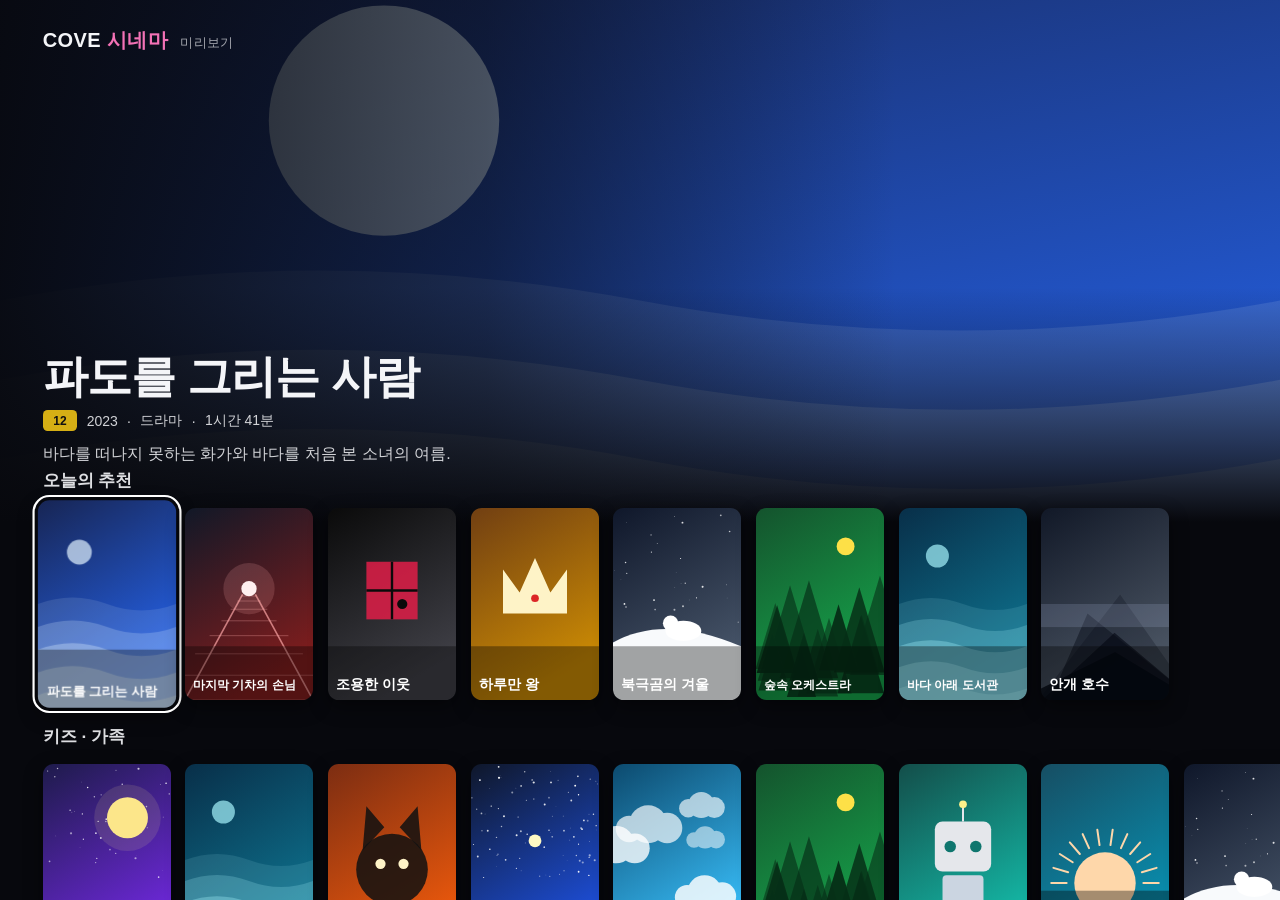
<file: app/src/main/assets/www/apps/cinema.html>
<!doctype html>
<html lang="ko">
<head>
<meta charset="utf-8">
<meta name="viewport" content="width=device-width, initial-scale=1">
<title>Cove 시네마</title>
<style>
  html { font-size: calc(100vw / 96); background: #07080d; }
  body { margin: 0; height: 100vh; overflow: hidden; color: #f4f5f8; background: #07080d; cursor: none;
    font-family: "Roboto", "Noto Sans CJK KR", "Noto Sans KR", sans-serif; -webkit-font-smoothing: antialiased; }
  [hidden] { display: none !important; }
  .brand { position: absolute; top: 2rem; left: 3.2rem; z-index: 3; font-weight: 800; font-size: 1.5rem; letter-spacing: .02em; }
  .brand b { color: #f472b6; }
  .brand small { margin-left: .9rem; font-weight: 500; font-size: 1rem; opacity: .65; }

  /* browse */
  #hero { position: absolute; inset: 0 0 auto 0; height: 58vh; overflow: hidden; }
  #heroArt { position: absolute; inset: 0; background-size: cover; background-position: center 30%; transition: opacity .35s; }
  #hero::after { content: ""; position: absolute; inset: 0;
    background: linear-gradient(90deg, rgba(7,8,13,.95) 0%, rgba(7,8,13,.6) 38%, rgba(7,8,13,0) 70%), linear-gradient(0deg, #07080d 0%, rgba(7,8,13,0) 45%); }
  .h-text { position: absolute; left: 3.2rem; bottom: 4.2rem; width: 38rem; z-index: 2; }
  .h-text h1 { margin: 0 0 .6rem; font-size: 3.4rem; line-height: 1.1; letter-spacing: -.02em; }
  .meta { display: flex; gap: .7rem; align-items: center; font-size: 1.05rem; opacity: .85; flex-wrap: wrap; }
  .rate { display: inline-grid; place-items: center; min-width: 1.9rem; height: 1.6rem; padding: 0 .35rem; border-radius: .35rem; font-size: .9rem; font-weight: 800; color: #111; }
  .rate.r0 { background: #4ade80; } .rate.r12 { background: #facc15; } .rate.r15 { background: #fb923c; }
  .h-text p { margin: .8rem 0 0; font-size: 1.2rem; line-height: 1.5; opacity: .85; }
  .prog { height: .3rem; border-radius: .2rem; background: rgba(255,255,255,.2); overflow: hidden; }
  .prog i { display: block; height: 100%; background: #f472b6; }
  .h-text .prog { width: 18rem; margin-top: 1rem; }

  #rows { position: absolute; left: 0; right: 0; top: 52vh; bottom: 0; overflow: hidden; }
  #rowsIn { transition: transform .3s cubic-bezier(.2,.7,.2,1); }
  .row { padding: 0 0 1.2rem; }
  .row h3 { margin: 0 0 .6rem 3.2rem; font-size: 1.3rem; font-weight: 600; opacity: .9; }
  .strip { display: flex; gap: 1.1rem; padding: .6rem 3.2rem; transition: transform .3s cubic-bezier(.2,.7,.2,1); }
  .poster { flex: 0 0 9.6rem; height: 14.4rem; border-radius: .8rem; background-size: cover; background-position: center; position: relative;
    box-shadow: 0 .5rem 1.4rem rgba(0,0,0,.45); transition: transform .2s, outline-color .2s; outline: .22rem solid transparent; outline-offset: .25rem; }
  .poster .prog { position: absolute; left: .7rem; right: .7rem; bottom: .7rem; }
  .poster.focus { transform: scale(1.08); outline-color: #fff; }
  .row:not(.cur) .poster.focus { transform: none; outline-color: transparent; }

  /* detail */
  #detail { position: absolute; inset: 0; z-index: 4; background: #07080d; }
  #dArt { position: absolute; inset: 0; background-size: cover; background-position: center; }
  #detail::after { content: ""; position: absolute; inset: 0; background: linear-gradient(90deg, rgba(7,8,13,.97) 0%, rgba(7,8,13,.75) 45%, rgba(7,8,13,.1) 100%); }
  .d-text { position: absolute; left: 4rem; top: 50%; transform: translateY(-50%); width: 44rem; z-index: 2; }
  .d-text h1 { margin: 0 0 .9rem; font-size: 4rem; letter-spacing: -.02em; line-height: 1.1; }
  .d-text p { font-size: 1.3rem; line-height: 1.6; opacity: .88; margin: 1.2rem 0 2rem; }
  .btns { display: flex; gap: 1rem; flex-wrap: wrap; }
  .btn { padding: .9rem 1.7rem; border-radius: .7rem; font-size: 1.2rem; font-weight: 600; background: rgba(255,255,255,.14); outline: .2rem solid transparent; outline-offset: .2rem; }
  .btn.focus { background: #fff; color: #111; outline-color: rgba(255,255,255,.5); }
  .d-text .prog { width: 22rem; margin: -1rem 0 1.6rem; }
  .d-text small { display: block; margin-bottom: 1.6rem; font-size: 1rem; opacity: .7; }

  /* player */
  #player { position: absolute; inset: 0; z-index: 6; background: #000; }
  #screen { position: absolute; inset: 0; width: 100%; height: 100%; }
  .sub { position: absolute; left: 0; right: 0; bottom: 12%; text-align: center; font-size: 1.8rem; font-weight: 600; text-shadow: 0 .15rem .5rem #000, 0 0 .2rem #000; transition: opacity .4s; }
  .osd { position: absolute; left: 0; right: 0; bottom: 0; padding: 4rem 3.2rem 2.4rem; background: linear-gradient(0deg, rgba(0,0,0,.85), rgba(0,0,0,0)); transition: opacity .3s; }
  .osd h2 { margin: 0 0 1rem; font-size: 1.8rem; }
  .bar { display: flex; align-items: center; gap: 1.2rem; font-size: 1.1rem; font-variant-numeric: tabular-nums; }
  .bar .prog { flex: 1; height: .45rem; }
  .keys { margin-top: 1rem; display: flex; gap: 1.6rem; font-size: 1rem; opacity: .75; }
  .keys kbd { font: inherit; font-weight: 700; padding: .1rem .5rem; border-radius: .3rem; background: rgba(255,255,255,.18); margin-right: .4rem; }
  .big { position: absolute; left: 50%; top: 45%; transform: translate(-50%, -50%); width: 7rem; height: 7rem; border-radius: 50%; background: rgba(0,0,0,.55); display: grid; place-items: center; }
  .big svg { width: 3rem; height: 3rem; fill: #fff; }
  .seek { position: absolute; top: 45%; transform: translateY(-50%); font-size: 1.6rem; font-weight: 700; padding: .8rem 1.3rem; border-radius: 2rem; background: rgba(0,0,0,.55); opacity: 0; transition: opacity .3s; }
  .seek.on { opacity: 1; }
  .fake { position: absolute; top: 1.6rem; right: 2rem; font-size: .9rem; opacity: .55; }
  .hide { opacity: 0; }
  #empty { position: absolute; left: 3.2rem; top: 60vh; font-size: 1.3rem; opacity: .7; }
</style>
</head>
<body>
  <div class="brand">COVE <b>시네마</b><small id="who"></small></div>
  <section id="browse">
    <div id="hero"><div id="heroArt"></div>
      <div class="h-text"><h1 id="hTitle"></h1><div class="meta" id="hMeta"></div><div class="prog" id="hProg" hidden><i></i></div><p id="hDesc"></p></div>
    </div>
    <div id="rows"><div id="rowsIn"></div></div>
    <p id="empty" hidden>볼 수 있는 작품이 없어요.</p>
  </section>
  <section id="detail" hidden>
    <div id="dArt"></div>
    <div class="d-text"><h1 id="dTitle"></h1><div class="meta" id="dMeta"></div><p id="dDesc"></p><div class="prog" id="dProg" hidden><i></i></div><small id="dNote"></small><div class="btns" id="dBtns"></div></div>
  </section>
  <section id="player" hidden>
    <canvas id="screen"></canvas>
    <div class="fake">Cove 시네마의 연습용 가상 영상이에요</div>
    <div class="sub" id="sub"></div>
    <div class="big" id="big" hidden><svg viewBox="0 0 24 24"><path d="M7 5h3.5v14H7zM13.5 5H17v14h-3.5z"/></svg></div>
    <div class="seek" id="seekL" style="left:18%">« 30초</div>
    <div class="seek" id="seekR" style="right:18%">30초 »</div>
    <div class="osd" id="osd"><h2 id="pTitle"></h2>
      <div class="bar"><span id="pNow">0:00</span><div class="prog"><i id="pBar"></i></div><span id="pDur">0:00</span></div>
      <div class="keys"><span><kbd>OK</kbd>일시정지 / 재생</span><span><kbd>◀ ▶</kbd>30초 이동</span><span><kbd>뒤로</kbd>그만 보기 (이어 보기로 저장)</span></div>
    </div>
  </section>

<script src="sdk.js"></script>
<script src="cinema-catalog.js"></script>
<script>
(function () {
  'use strict';
  // The catalogue lives in cinema-catalog.js (the home screen uses it for voice).
  var T = window.CoveCinema;
  var BYID = {}; T.forEach(function (t) { BYID[t.id] = t; });

  // ---------- poster art (drawn here, no image files) ----------
  function rnd(seed) { var s = 0; for (var i = 0; i < seed.length; i++) s = (s * 31 + seed.charCodeAt(i)) >>> 0; return function () { s = (s * 1664525 + 1013904223) >>> 0; return s / 4294967296; }; }
  function motif(t, W, H) {
    var r = rnd(t.id), a = t.pal[2], o = '', i;
    var stars = function (n) { for (var k = 0; k < n; k++) o += '<circle cx="' + (r() * W) + '" cy="' + (r() * H * .6) + '" r="' + (r() * 2.2 + .5) + '" fill="#fff" opacity="' + (.4 + r() * .6) + '"/>'; };
    switch (t.motif) {
      case 'moon': stars(40); o += '<circle cx="' + W * .66 + '" cy="' + H * .28 + '" r="' + W * .16 + '" fill="' + a + '"/><circle cx="' + W * .66 + '" cy="' + H * .28 + '" r="' + W * .26 + '" fill="' + a + '" opacity=".12"/>';
        for (i = 0; i < 9; i++) o += '<circle cx="' + (r() * W) + '" cy="' + (H * .8 + r() * H * .2) + '" r="' + (W * (.05 + r() * .06)) + '" fill="' + ['#f472b6', '#c084fc', '#fbbf24'][i % 3] + '" opacity=".85"/>'; break;
      case 'waves': for (i = 0; i < 5; i++) { var y = H * (.5 + i * .11); o += '<path d="M0 ' + y + ' Q ' + W * .25 + ' ' + (y - 30) + ' ' + W * .5 + ' ' + y + ' T ' + W + ' ' + y + ' V ' + H + ' H 0Z" fill="' + a + '" opacity="' + (.12 + i * .1) + '"/>'; } o += '<circle cx="' + W * .3 + '" cy="' + H * .25 + '" r="' + W * .09 + '" fill="' + a + '" opacity=".7"/>'; break;
      case 'cat': o += '<circle cx="' + W * .5 + '" cy="' + H * .55 + '" r="' + W * .28 + '" fill="#111" opacity=".85"/><path d="M' + W * .27 + ' ' + H * .45 + ' L' + W * .3 + ' ' + H * .22 + ' L' + W * .44 + ' ' + H * .33 + 'Z M' + W * .73 + ' ' + H * .45 + ' L' + W * .7 + ' ' + H * .22 + ' L' + W * .56 + ' ' + H * .33 + 'Z" fill="#111" opacity=".85"/><circle cx="' + W * .41 + '" cy="' + H * .52 + '" r="' + W * .04 + '" fill="' + a + '"/><circle cx="' + W * .59 + '" cy="' + H * .52 + '" r="' + W * .04 + '" fill="' + a + '"/>'; break;
      case 'stars': stars(90); o += '<path d="M0 ' + H * .85 + ' Q ' + W * .5 + ' ' + H * .7 + ' ' + W + ' ' + H * .85 + ' V ' + H + ' H 0Z" fill="#000" opacity=".5"/><circle cx="' + W * .5 + '" cy="' + H * .4 + '" r="' + W * .05 + '" fill="' + a + '"/>'; break;
      case 'cloud': for (i = 0; i < 6; i++) { var cx = r() * W, cy = H * (.2 + r() * .6), s = W * (.08 + r() * .07); o += '<g fill="' + a + '" opacity="' + (.5 + r() * .4) + '"><circle cx="' + cx + '" cy="' + cy + '" r="' + s + '"/><circle cx="' + (cx + s) + '" cy="' + (cy + s * .2) + '" r="' + s * .8 + '"/><circle cx="' + (cx - s) + '" cy="' + (cy + s * .25) + '" r="' + s * .7 + '"/></g>'; } break;
      case 'forest': for (i = 0; i < 14; i++) { var x = r() * W, h = H * (.25 + r() * .3), b = H * (.75 + r() * .25); o += '<path d="M' + x + ' ' + (b - h) + ' L' + (x + h * .3) + ' ' + b + ' L' + (x - h * .3) + ' ' + b + 'Z" fill="#052e16" opacity="' + (.5 + r() * .5) + '"/>'; } o += '<circle cx="' + W * .7 + '" cy="' + H * .2 + '" r="' + W * .07 + '" fill="' + a + '"/>'; break;
      case 'train': o += '<path d="M' + W * .45 + ' ' + H * .45 + ' L0 ' + H + ' M' + W * .55 + ' ' + H * .45 + ' L' + W + ' ' + H + '" stroke="' + a + '" stroke-width="4" opacity=".7"/>'; for (i = 1; i < 9; i++) { var yy = H * .45 + Math.pow(i / 8, 2) * H * .55; o += '<path d="M' + (W * .45 - (yy - H * .45) * .8) + ' ' + yy + ' H ' + (W * .55 + (yy - H * .45) * .8) + '" stroke="' + a + '" stroke-width="2" opacity=".4"/>'; } o += '<circle cx="' + W * .5 + '" cy="' + H * .42 + '" r="' + W * .06 + '" fill="#fff"/><circle cx="' + W * .5 + '" cy="' + H * .42 + '" r="' + W * .2 + '" fill="' + a + '" opacity=".18"/>'; break;
      case 'city': for (i = 0; i < 12; i++) { var bw = W * (.06 + r() * .08), bh = H * (.2 + r() * .45), bx = i * W / 11 - bw / 2; o += '<rect x="' + bx + '" y="' + (H - bh) + '" width="' + bw + '" height="' + bh + '" fill="#020617" opacity=".9"/>'; for (var w = 0; w < 6; w++) if (r() > .6) o += '<rect x="' + (bx + r() * (bw - 6)) + '" y="' + (H - r() * bh) + '" width="4" height="5" fill="' + a + '"/>'; } break;
      case 'desert': o += '<circle cx="' + W * .5 + '" cy="' + H * .35 + '" r="' + W * .2 + '" fill="' + a + '" opacity=".8"/>'; for (i = 0; i < 4; i++) { var dy = H * (.6 + i * .1); o += '<path d="M0 ' + dy + ' Q ' + W * (.3 + r() * .4) + ' ' + (dy - 50) + ' ' + W + ' ' + (dy + 10) + ' V ' + H + ' H 0Z" fill="#431407" opacity="' + (.35 + i * .15) + '"/>'; } break;
      case 'robot': o += '<rect x="' + W * .28 + '" y="' + H * .3 + '" width="' + W * .44 + '" height="' + H * .26 + '" rx="' + W * .06 + '" fill="#e5e7eb"/><circle cx="' + W * .4 + '" cy="' + H * .43 + '" r="' + W * .045 + '" fill="#0f766e"/><circle cx="' + W * .6 + '" cy="' + H * .43 + '" r="' + W * .045 + '" fill="#0f766e"/><path d="M' + W * .5 + ' ' + H * .3 + ' V ' + H * .22 + '" stroke="#e5e7eb" stroke-width="5"/><circle cx="' + W * .5 + '" cy="' + H * .21 + '" r="' + W * .03 + '" fill="' + a + '"/><rect x="' + W * .34 + '" y="' + H * .58 + '" width="' + W * .32 + '" height="' + H * .2 + '" rx="10" fill="#cbd5e1"/>'; break;
      case 'sun': o += '<circle cx="' + W * .5 + '" cy="' + H * .62 + '" r="' + W * .24 + '" fill="' + a + '"/>'; for (i = 0; i < 12; i++) { var an = Math.PI + i * Math.PI / 11; o += '<path d="M' + (W * .5 + Math.cos(an) * W * .3) + ' ' + (H * .62 + Math.sin(an) * W * .3) + ' L' + (W * .5 + Math.cos(an) * W * .42) + ' ' + (H * .62 + Math.sin(an) * W * .42) + '" stroke="' + a + '" stroke-width="5" stroke-linecap="round"/>'; } o += '<rect y="' + H * .66 + '" width="' + W + '" height="' + H * .34 + '" fill="#000" opacity=".35"/>'; break;
      case 'snow': stars(30); o += '<path d="M0 ' + H * .7 + ' Q ' + W * .4 + ' ' + H * .55 + ' ' + W + ' ' + H * .72 + ' V ' + H + ' H 0Z" fill="' + a + '"/><ellipse cx="' + W * .55 + '" cy="' + H * .64 + '" rx="' + W * .14 + '" ry="' + W * .08 + '" fill="#fff"/><circle cx="' + W * .45 + '" cy="' + H * .6 + '" r="' + W * .06 + '" fill="#fff"/>'; break;
      case 'planet': stars(60); o += '<circle cx="' + W * .55 + '" cy="' + H * .4 + '" r="' + W * .2 + '" fill="' + a + '"/><ellipse cx="' + W * .55 + '" cy="' + H * .4 + '" rx="' + W * .34 + '" ry="' + W * .07 + '" fill="none" stroke="#fff" stroke-width="4" opacity=".7" transform="rotate(-18 ' + W * .55 + ' ' + H * .4 + ')"/>'; break;
      case 'window': o += '<rect x="' + W * .3 + '" y="' + H * .28 + '" width="' + W * .4 + '" height="' + H * .3 + '" fill="' + a + '" opacity=".85"/><path d="M' + W * .5 + ' ' + H * .28 + ' V ' + H * .58 + ' M' + W * .3 + ' ' + H * .43 + ' H ' + W * .7 + '" stroke="#0a0a0a" stroke-width="6"/><circle cx="' + W * .58 + '" cy="' + H * .5 + '" r="' + W * .04 + '" fill="#0a0a0a"/>'; break;
      case 'crown': o += '<path d="M' + W * .25 + ' ' + H * .55 + ' L' + W * .25 + ' ' + H * .32 + ' L' + W * .38 + ' ' + H * .44 + ' L' + W * .5 + ' ' + H * .26 + ' L' + W * .62 + ' ' + H * .44 + ' L' + W * .75 + ' ' + H * .32 + ' L' + W * .75 + ' ' + H * .55 + 'Z" fill="' + a + '"/><circle cx="' + W * .5 + '" cy="' + H * .47 + '" r="' + W * .03 + '" fill="#dc2626"/>'; break;
      case 'bones': o += '<path d="M' + W * .2 + ' ' + H * .7 + ' Q ' + W * .3 + ' ' + H * .35 + ' ' + W * .6 + ' ' + H * .4 + ' Q ' + W * .8 + ' ' + H * .42 + ' ' + W * .82 + ' ' + H * .3 + '" stroke="' + a + '" stroke-width="10" fill="none" stroke-linecap="round"/>'; for (i = 0; i < 6; i++) o += '<path d="M' + W * (.32 + i * .06) + ' ' + H * (.43 - i * .005) + ' v ' + H * .14 + '" stroke="' + a + '" stroke-width="6" stroke-linecap="round" opacity=".8"/>'; o += '<circle cx="' + W * .84 + '" cy="' + H * .27 + '" r="' + W * .05 + '" fill="' + a + '"/>'; break;
      case 'clock': o += '<circle cx="' + W * .5 + '" cy="' + H * .42 + '" r="' + W * .26 + '" fill="none" stroke="' + a + '" stroke-width="7"/>'; for (i = 0; i < 12; i++) { var c = i * Math.PI / 6; o += '<circle cx="' + (W * .5 + Math.cos(c) * W * .21) + '" cy="' + (H * .42 + Math.sin(c) * W * .21) + '" r="3" fill="' + a + '"/>'; } o += '<path d="M' + W * .5 + ' ' + H * .42 + ' L' + W * .5 + ' ' + H * .3 + ' M' + W * .5 + ' ' + H * .42 + ' L' + W * .62 + ' ' + H * .46 + '" stroke="' + a + '" stroke-width="6" stroke-linecap="round"/>'; break;
      case 'mountain': for (i = 0; i < 4; i++) { var py = H * (.45 + i * .1); o += '<path d="M' + (-W * .2 + r() * W * .3) + ' ' + H + ' L' + (W * (.2 + r() * .6)) + ' ' + py + ' L' + (W * 1.2) + ' ' + H + 'Z" fill="#030712" opacity="' + (.25 + i * .18) + '"/>'; } o += '<rect y="' + H * .5 + '" width="' + W + '" height="' + H * .12 + '" fill="' + a + '" opacity=".15"/>'; break;
    }
    return o;
  }
  var artCache = {};
  function art(t, wide) {
    var k = t.id + (wide ? 'w' : 'p');
    if (artCache[k]) return artCache[k];
    var W = wide ? 640 : 320, H = wide ? 360 : 480;
    var s = '<svg xmlns="http://www.w3.org/2000/svg" width="' + W + '" height="' + H + '" viewBox="0 0 ' + W + ' ' + H + '">' +
      '<defs><linearGradient id="g" x1="0" y1="0" x2="0.4" y2="1"><stop offset="0" stop-color="' + t.pal[0] + '"/><stop offset="1" stop-color="' + t.pal[1] + '"/></linearGradient></defs>' +
      '<rect width="' + W + '" height="' + H + '" fill="url(#g)"/>' + motif(t, W, H) +
      (wide ? '' : '<rect y="' + H * .72 + '" width="' + W + '" height="' + H * .28 + '" fill="#000" opacity=".35"/><text x="20" y="' + (H - 28) + '" font-family="sans-serif" font-weight="800" font-size="' + (t.title.length > 7 ? 30 : 36) + '" fill="#fff">' + t.title + '</text>') + '</svg>';
    return (artCache[k] = 'data:image/svg+xml,' + encodeURIComponent(s));
  }

  // ---------- state ----------
  var $ = function (id) { return document.getElementById(id); };
  var who = { kids: false, name: '' }, data = { hist: [], fav: [] };
  var view = 'browse', rows = [], ri = 0, cols = {}, cur = null, dBtn = 0, play = null;
  function allowed(t) { return !who.kids || t.rate === 0; }
  function rateHtml(t) { return '<span class="rate r' + t.rate + '">' + (t.rate ? t.rate : '전체') + '</span>'; }
  function hist(id) { for (var i = 0; i < data.hist.length; i++) if (data.hist[i].id === id) return data.hist[i]; return null; }
  function mmss(s) { s = Math.max(0, Math.floor(s)); var h = Math.floor(s / 3600), m = Math.floor(s / 60) % 60, x = s % 60; return (h ? h + ':' + ('0' + m).slice(-2) : m) + ':' + ('0' + x).slice(-2); }
  function save() { CoveApp.save(data); }
  function esc(s) { return String(s).replace(/[&<>"']/g, function (c) { return '&#' + c.charCodeAt(0) + ';'; }); }

  function buildRows() {
    var ok = T.filter(allowed);
    var today = new Date(), seed = today.getFullYear() * 400 + today.getMonth() * 32 + today.getDate();
    var pick = ok.slice().sort(function (a, b) { return ((a.id.charCodeAt(0) * seed) % 97) - ((b.id.charCodeAt(0) * seed) % 97); }).slice(0, 8);
    var g = function (list) { return ok.filter(function (t) { return list.indexOf(t.genre) >= 0; }); };
    var cont = data.hist.filter(function (h) { return !h.done && BYID[h.id] && allowed(BYID[h.id]); }).map(function (h) { return BYID[h.id]; });
    var favs = data.fav.map(function (id) { return BYID[id]; }).filter(function (t) { return t && allowed(t); });
    var r = [
      ['이어 보기', cont], ['내가 찜한 작품', favs], ['오늘의 추천', pick],
      who.kids ? ['키즈', g(['키즈'])] : ['키즈 · 가족', ok.filter(function (t) { return t.rate === 0; })],
      ['모험 · 판타지', g(['모험', '판타지'])], ['미스터리 · 스릴러', g(['미스터리', '스릴러'])],
      ['SF · 코미디', g(['SF', '코미디'])], ['다큐 · 드라마', g(['다큐', '드라마'])]
    ];
    rows = r.filter(function (x) { return x[1].length; }).map(function (x) { return { name: x[0], items: x[1] }; });
  }
  function renderBrowse(keepRow) {
    var name = keepRow && rows[ri] ? rows[ri].name : null;
    buildRows();
    ri = 0;
    if (name) for (var i = 0; i < rows.length; i++) if (rows[i].name === name) ri = i;
    $('empty').hidden = rows.length > 0;
    $('rowsIn').innerHTML = rows.map(function (r, i) {
      return '<div class="row" data-r="' + i + '"><h3>' + esc(r.name) + '</h3><div class="strip">' + r.items.map(function (t) {
        var h = hist(t.id), p = h && !h.done ? '<div class="prog"><i style="width:' + Math.round(100 * h.pos / h.dur) + '%"></i></div>' : '';
        return '<div class="poster" style="background-image:url(&quot;' + art(t) + '&quot;)">' + p + '</div>';
      }).join('') + '</div></div>';
    }).join('');
    showFocus();
  }
  function showFocus() {
    if (!rows.length) return;
    var els = document.querySelectorAll('.row');
    els.forEach(function (el, i) { el.classList.toggle('cur', i === ri); });
    var row = rows[ri], ci = Math.min(cols[row.name] || 0, row.items.length - 1);
    cols[row.name] = ci;
    document.querySelectorAll('.poster.focus').forEach(function (p) { p.classList.remove('focus'); });
    els.forEach(function (el, i) {
      var n = rows[i].name, c = Math.min(cols[n] || 0, rows[i].items.length - 1), strip = el.querySelector('.strip');
      var p = strip.children[c];
      if (p) p.classList.add('focus');
      var rem = parseFloat(getComputedStyle(document.documentElement).fontSize);
      strip.style.transform = 'translateX(' + (-Math.max(0, c - 2) * 10.7 * rem) + 'px)';
    });
    var target = els[ri];
    $('rowsIn').style.transform = 'translateY(' + (-target.offsetTop) + 'px)';
    cur = row.items[ci];
    $('heroArt').style.backgroundImage = 'url("' + art(cur, true) + '")';
    $('hTitle').textContent = cur.title;
    $('hMeta').innerHTML = rateHtml(cur) + '<span>' + cur.year + '</span><span>·</span><span>' + cur.genre + '</span><span>·</span><span>' + Math.floor(cur.mins / 60) + '시간 ' + (cur.mins % 60) + '분</span>';
    $('hDesc').textContent = cur.desc;
    var h = hist(cur.id);
    $('hProg').hidden = !(h && !h.done);
    if (h && !h.done) $('hProg').firstChild.style.width = Math.round(100 * h.pos / h.dur) + '%';
  }
  function browseKey(k) {
    if (k === 'back') { CoveApp.exit(); return; }
    if (!rows.length) return;
    var row = rows[ri];
    if (k === 'left') cols[row.name] = Math.max(0, (cols[row.name] || 0) - 1);
    else if (k === 'right') cols[row.name] = Math.min(row.items.length - 1, (cols[row.name] || 0) + 1);
    else if (k === 'up') ri = Math.max(0, ri - 1);
    else if (k === 'down') ri = Math.min(rows.length - 1, ri + 1);
    else if (k === 'ok') { openDetail(cur); return; }
    showFocus();
  }

  // ---------- detail ----------
  function detailBtns() {
    var h = hist(cur.id), b = [];
    if (h && !h.done) b.push(['resume', '▶ 이어 보기 ' + mmss(h.pos)], ['start', '처음부터']);
    else b.push(['start', '▶ 재생']);
    b.push(['fav', data.fav.indexOf(cur.id) >= 0 ? '✓ 찜함' : '+ 찜하기']);
    return b;
  }
  function openDetail(t) {
    cur = t; view = 'detail'; dBtn = 0;
    $('detail').hidden = false;
    renderDetail();
  }
  function renderDetail() {
    var t = cur, h = hist(t.id);
    $('dArt').style.backgroundImage = 'url("' + art(t, true) + '")';
    $('dTitle').textContent = t.title;
    $('dMeta').innerHTML = rateHtml(t) + '<span>' + t.year + '</span><span>·</span><span>' + t.genre + '</span><span>·</span><span>' + Math.floor(t.mins / 60) + '시간 ' + (t.mins % 60) + '분</span>';
    $('dDesc').textContent = t.desc;
    $('dProg').hidden = !(h && !h.done);
    if (h && !h.done) $('dProg').firstChild.style.width = Math.round(100 * h.pos / h.dur) + '%';
    $('dNote').textContent = h ? (h.done ? '끝까지 본 작품이에요' : '남은 시간 ' + mmss(h.dur - h.pos)) : '';
    var b = detailBtns();
    dBtn = Math.min(dBtn, b.length - 1);
    $('dBtns').innerHTML = b.map(function (x, i) { return '<div class="btn' + (i === dBtn ? ' focus' : '') + '">' + x[1] + '</div>'; }).join('');
  }
  function detailKey(k) {
    var b = detailBtns();
    if (k === 'back') { view = 'browse'; $('detail').hidden = true; renderBrowse(true); return; }
    if (k === 'left') dBtn = Math.max(0, dBtn - 1);
    else if (k === 'right') dBtn = Math.min(b.length - 1, dBtn + 1);
    else if (k === 'ok') {
      var a = b[dBtn][0];
      if (a === 'fav') {
        var i = data.fav.indexOf(cur.id);
        if (i >= 0) data.fav.splice(i, 1); else data.fav.unshift(cur.id);
        save();
      } else { startPlay(a === 'resume' ? hist(cur.id).pos : 0); return; }
    }
    renderDetail();
  }

  // ---------- the pretend player ----------
  var LINES = ['…', '여기가 맞는 것 같아.', '조금만 더 가 보자.', '들었어? 방금 그 소리.', '괜찮아, 내가 옆에 있을게.', '이건 처음 보는 길이야.',
    '그때도 이런 밤이었지.', '서두르지 않아도 돼.', '저 불빛 따라가면 될까?', '비밀로 해 줄 수 있어?', '와… 정말 예쁘다.', '내일 다시 오자.'];
  function startPlay(pos) {
    var t = cur;
    view = 'player';
    $('player').hidden = false;
    $('pTitle').textContent = t.title;
    var img = new Image();
    img.src = art(t, true);
    play = { t: t, pos: pos, dur: t.mins * 60, last: Date.now(), paused: false, img: img, osdUntil: Date.now() + 4000, saved: Date.now(), parts: [] };
    var r = rnd(t.id + 'p');
    for (var i = 0; i < 40; i++) play.parts.push({ x: r(), y: r(), s: r() * 2 + .6, v: r() * .02 + .005 });
    loop();
  }
  function stopPlay(done) {
    if (!play) return;
    var t = play.t, h = hist(t.id);
    if (!h) { h = { id: t.id }; data.hist.unshift(h); }
    else { data.hist.splice(data.hist.indexOf(h), 1); data.hist.unshift(h); }
    h.title = t.title; h.dur = play.dur; h.t = Date.now();
    h.done = !!done || play.pos >= play.dur - 60;
    h.pos = h.done ? 0 : Math.floor(play.pos);
    data.hist = data.hist.slice(0, 30);
    save();
    play = null;
    $('player').hidden = true;
    view = 'detail';
    renderDetail();
  }
  function playerKey(k) {
    if (k === 'back') { stopPlay(false); return; }
    play.osdUntil = Date.now() + 4000;
    if (k === 'ok') { play.paused = !play.paused; play.last = Date.now(); }
    else if (k === 'left' || k === 'right') {
      play.pos = Math.max(0, Math.min(play.dur - 1, play.pos + (k === 'left' ? -30 : 30)));
      var el = $(k === 'left' ? 'seekL' : 'seekR');
      el.classList.add('on'); clearTimeout(el._t); el._t = setTimeout(function () { el.classList.remove('on'); }, 600);
    }
  }
  function loop() {
    if (!play) return;
    var now = Date.now();
    if (!play.paused) play.pos += Math.min(1, (now - play.last) / 1000);   // no jump after the TV slept
    play.last = now;
    if (play.pos >= play.dur) { stopPlay(true); return; }
    if (now - play.saved > 20000) { play.saved = now; var keep = play; stopPlayQuiet(keep); }
    var c = $('screen'), W = c.clientWidth, H = c.clientHeight;
    if (c.width !== W) { c.width = W; c.height = H; }
    var x = c.getContext('2d');
    x.fillStyle = '#000'; x.fillRect(0, 0, W, H);
    // slow pan and zoom over the title's picture, so time visibly moves
    var z = 1.15 + .1 * Math.sin(play.pos / 23), ox = Math.sin(play.pos / 31) * W * .04, oy = Math.cos(play.pos / 37) * H * .03;
    if (play.img.complete) x.drawImage(play.img, (W - W * z) / 2 + ox, (H - H * z) / 2 + oy, W * z, H * z);
    x.fillStyle = 'rgba(255,255,255,.7)';
    play.parts.forEach(function (p) {
      var yy = ((p.y - play.pos * p.v) % 1 + 1) % 1;
      x.beginPath(); x.arc(p.x * W, yy * H, p.s * W / 960, 0, 7); x.fill();
    });
    var bh = H * .09; x.fillStyle = '#000'; x.fillRect(0, 0, W, bh); x.fillRect(0, H - bh, W, bh);
    var li = Math.floor(play.pos / 6);
    $('sub').textContent = li % 3 === 2 ? '' : LINES[(li * 7 + play.t.id.length) % LINES.length];
    var show = play.paused || now < play.osdUntil;
    $('osd').classList.toggle('hide', !show);
    $('big').hidden = !play.paused;
    $('pNow').textContent = mmss(play.pos); $('pDur').textContent = mmss(play.dur);
    $('pBar').style.width = (100 * play.pos / play.dur) + '%';
    requestAnimationFrame(loop);
  }
  // keep the place every 20 s, so switching the TV off mid-film still resumes close to where it stopped
  function stopPlayQuiet(p) {
    var h = hist(p.t.id);
    if (!h) { h = { id: p.t.id }; data.hist.unshift(h); }
    h.title = p.t.title; h.dur = p.dur; h.t = Date.now(); h.done = false; h.pos = Math.floor(p.pos);
    save();
  }

  CoveApp.onInit(function (profile, d, ex) {
    who = profile || who;
    data = d && typeof d === 'object' ? d : {};
    if (!Array.isArray(data.hist)) data.hist = [];
    if (!Array.isArray(data.fav)) data.fav = [];
    $('who').textContent = (who.name || '') + (who.kids ? ' · 키즈' : '');
    renderBrowse(false);
    // opened by voice from the home screen: "이어 보기", "찜한 거", or a title
    var it = (ex && ex.intent) || null, t = it && BYID[it.play];
    if (t) {
      if (!allowed(t)) { var c = t.title.charCodeAt(t.title.length - 1) - 0xAC00; CoveApp.toast('"' + t.title + '"' + (c >= 0 && c % 28 ? '은' : '는') + ' 키즈 프로필에서 볼 수 없는 작품이에요'); return; }
      var h = hist(t.id);
      openDetail(t);
      startPlay(it.resume && h && !h.done ? h.pos : 0);
    }
  });
  CoveApp.onKey(function (k) {
    if (view === 'player') playerKey(k);
    else if (view === 'detail') detailKey(k);
    else browseKey(k);
  });
})();
</script>
</body>
</html>
</file>
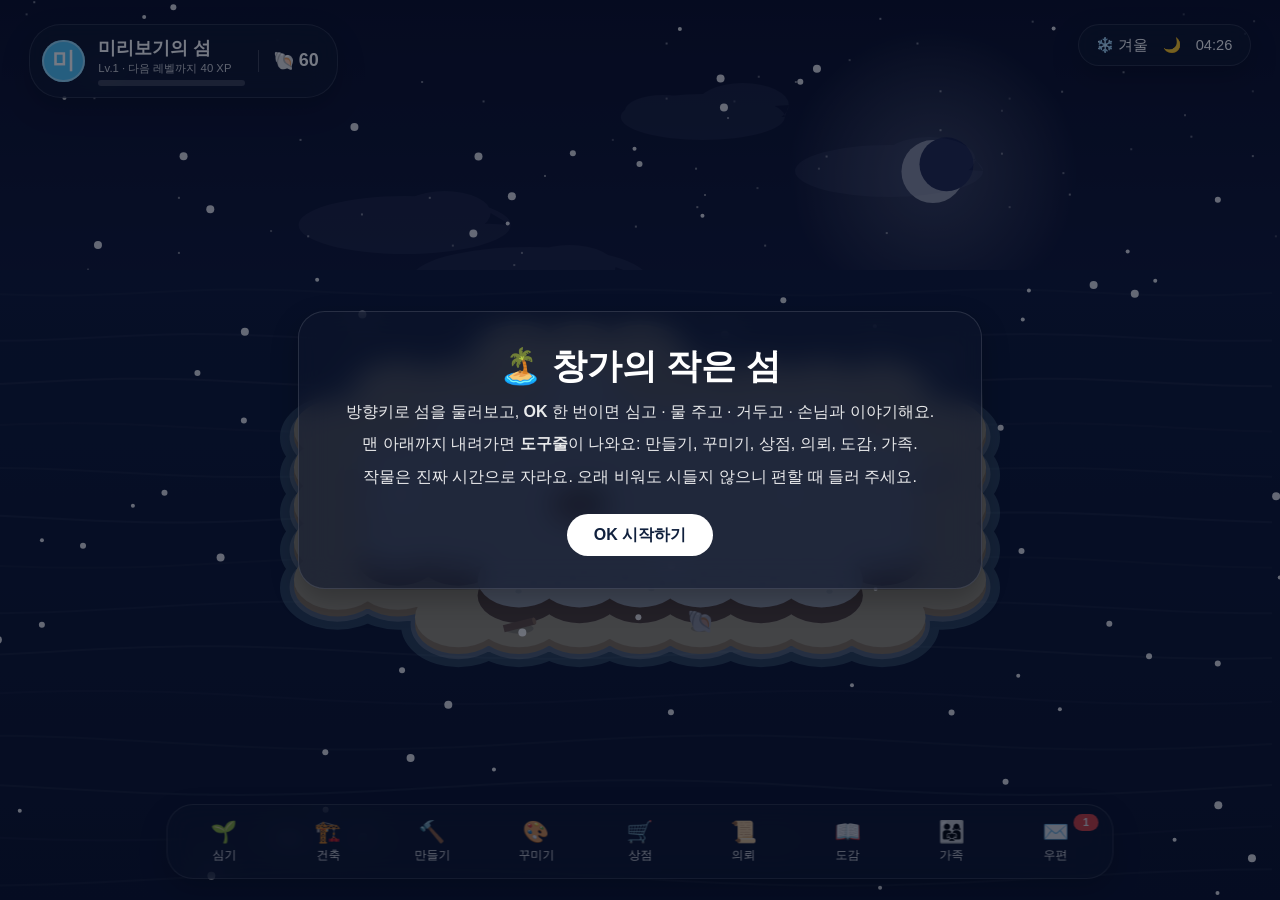
<file: app/src/main/assets/www/apps/island.html>
<!doctype html>
<html lang="ko">
<head>
<meta charset="utf-8">
<meta name="viewport" content="width=device-width, initial-scale=1">
<title>창가의 작은 섬</title>
<style>
  html { font-size: calc(100vw / 96); background: #0b1d3a; }
  body { margin: 0; height: 100vh; overflow: hidden; color: #fff; cursor: none; background: #0b1d3a;
    font-family: "Roboto", "Noto Sans CJK KR", "Noto Sans KR", sans-serif; -webkit-font-smoothing: antialiased; }
  [hidden] { display: none !important; }
  canvas { position: absolute; inset: 0; width: 100%; height: 100%; }
  .glass { background: rgba(14,22,44,.62); -webkit-backdrop-filter: blur(14px); backdrop-filter: blur(14px); border: .08rem solid rgba(255,255,255,.12); box-shadow: 0 .8rem 2rem rgba(0,0,0,.25); }
  .ico { display: inline-grid; place-items: center; width: 1.6em; height: 1.6em; font-size: 1em; line-height: 1; vertical-align: middle; }
  svg.ico { width: 1.6em; height: 1.6em; }

  #hud { position: absolute; left: 2.2rem; top: 1.8rem; display: flex; gap: 1rem; align-items: center; padding: .8rem 1.4rem .8rem .9rem; border-radius: 2.4rem; }
  #hud .av { width: 3.2rem; height: 3.2rem; border-radius: 50%; display: grid; place-items: center; font-size: 1.7rem; font-weight: 700; box-shadow: inset 0 0 0 .15rem rgba(255,255,255,.4); }
  #hud b { font-size: 1.35rem; display: block; }
  #hud .xp { width: 11rem; height: .45rem; border-radius: .3rem; background: rgba(255,255,255,.18); margin-top: .35rem; overflow: hidden; }
  #hud .xp i { display: block; height: 100%; background: linear-gradient(90deg, #7ee0b0, #4fc3f7); }
  #hud small { font-size: .85rem; opacity: .8; }
  #shells { font-size: 1.35rem; font-weight: 700; padding-left: 1rem; border-left: .08rem solid rgba(255,255,255,.2); display: flex; align-items: center; gap: .3rem; }
  #world { position: absolute; right: 2.2rem; top: 1.8rem; padding: .8rem 1.3rem; border-radius: 2.4rem; font-size: 1.1rem; display: flex; gap: 1.1rem; align-items: center; }
  #visitTag { position: absolute; left: 50%; top: 1.8rem; transform: translateX(-50%); padding: .7rem 1.6rem; border-radius: 2rem; font-size: 1.2rem; font-weight: 600; background: rgba(244,114,182,.85); }

  #hint { position: absolute; left: 50%; bottom: 8.6rem; transform: translateX(-50%); padding: .7rem 1.4rem; border-radius: 1.4rem; font-size: 1.2rem; white-space: nowrap; display: flex; gap: .8rem; align-items: center; }
  #hint kbd { font: inherit; font-weight: 700; font-size: .95rem; padding: .1rem .55rem; border-radius: .4rem; background: rgba(255,255,255,.2); }
  #bar { position: absolute; left: 50%; bottom: 1.6rem; transform: translateX(-50%); display: flex; gap: .4rem; padding: .55rem; border-radius: 2rem; }
  #bar span { min-width: 6.4rem; padding: .55rem .5rem .45rem; border-radius: 1.4rem; display: grid; justify-items: center; gap: .15rem; font-size: .92rem; opacity: .82; position: relative; }
  #bar span em { font-style: normal; font-size: 1.6rem; line-height: 1.2; }
  #bar span.sel { background: #fff; color: #10203d; opacity: 1; transform: scale(1.06); }
  #bar.dim span.sel { background: rgba(255,255,255,.18); color: #fff; transform: none; }
  #bar span b { position: absolute; top: .1rem; right: .5rem; min-width: 1.3rem; height: 1.3rem; border-radius: .7rem; background: #ef4444; color: #fff; font-size: .8rem; display: grid; place-items: center; padding: 0 .3rem; }

  #panel { position: absolute; right: 2.2rem; top: 6.8rem; bottom: 8.4rem; width: 34rem; border-radius: 1.6rem; background: rgba(12,20,40,.9); padding: 1.4rem 1.4rem 1rem; display: flex; flex-direction: column; gap: .8rem; }
  #panel h2 { margin: 0; font-size: 1.6rem; display: flex; align-items: baseline; gap: .8rem; }
  #panel h2 small { font-size: 1rem; font-weight: 400; opacity: .7; }
  #pTabs { display: flex; gap: .5rem; }
  #pTabs span { padding: .35rem .9rem; border-radius: 1rem; font-size: .95rem; background: rgba(255,255,255,.08); }
  #pTabs span.on { background: #fff; color: #10203d; font-weight: 700; }
  #pNote { font-size: .95rem; line-height: 1.45; opacity: .8; margin: 0; }
  #pRows { position: relative; flex: 1; overflow: hidden; display: flex; flex-direction: column; gap: .45rem; padding: .2rem; }
  .row { display: flex; align-items: center; gap: .8rem; padding: .65rem .8rem; border-radius: 1rem; background: rgba(255,255,255,.05); font-size: 1.1rem; flex: none; }
  .row .ico { font-size: 1.5rem; }
  .row div { flex: 1; min-width: 0; }
  .row div small { display: block; font-size: .85rem; opacity: .72; margin-top: .15rem; white-space: nowrap; overflow: hidden; text-overflow: ellipsis; }
  .row .v { font-size: .95rem; opacity: .9; white-space: nowrap; }
  .row.sel { background: #fff; color: #10203d; }
  .row.dim { opacity: .45; }
  .row.sel.dim { opacity: .75; }
  .row.head { background: none; font-size: .95rem; opacity: .7; padding: .4rem .4rem 0; }
  .bar2 { height: .35rem; border-radius: .2rem; background: rgba(127,127,127,.3); margin-top: .35rem; overflow: hidden; }
  .bar2 i { display: block; height: 100%; background: #34d399; }
  .ok { color: #16a34a; } .no { color: #ef4444; }
  .row:not(.sel) .ok { color: #7ee0b0; } .row:not(.sel) .no { color: #fca5a5; }
  #pHint { font-size: .9rem; opacity: .7; display: flex; gap: 1.2rem; }
  #pHint kbd, #hint kbd { font: inherit; font-weight: 700; padding: .05rem .45rem; border-radius: .35rem; background: rgba(255,255,255,.2); margin-right: .3rem; }

  #toast { position: absolute; left: 50%; top: 7rem; transform: translate(-50%, -1rem); opacity: 0; padding: .9rem 1.6rem; border-radius: 1.6rem; font-size: 1.2rem; max-width: 70vw; text-align: center;
    background: rgba(16,24,48,.9); transition: opacity .25s, transform .25s; }
  #toast.on { opacity: 1; transform: translate(-50%, 0); }
  #toast.big { background: linear-gradient(135deg, #f59e0b, #ec4899); font-weight: 700; font-size: 1.45rem; }
  #intro { position: absolute; inset: 0; display: grid; place-items: center; background: rgba(5,12,30,.55); }
  #intro .box { width: 46rem; padding: 2.4rem 2.6rem; border-radius: 2rem; text-align: center; }
  #intro h1 { margin: 0 0 .6rem; font-size: 2.6rem; }
  #intro p { font-size: 1.2rem; line-height: 1.7; opacity: .9; margin: .4rem 0; }
  #intro .go { display: inline-block; margin-top: 1.4rem; padding: .8rem 2rem; border-radius: 2rem; background: #fff; color: #10203d; font-weight: 700; font-size: 1.2rem; }
</style>
</head>
<body>
  <canvas id="c"></canvas>
  <div id="hud" class="glass"><span class="av" id="hAv"></span><div><b id="hName"></b><small id="hLvl"></small><div class="xp"><i id="hXp"></i></div></div><span id="shells">🐚 <span id="hShells">0</span></span></div>
  <div id="world" class="glass"></div>
  <div id="visitTag" hidden></div>
  <div id="hint" class="glass"></div>
  <div id="bar" class="glass"></div>
  <aside id="panel" class="glass" hidden><h2 id="pTitle"></h2><div id="pTabs"></div><p id="pNote"></p><div id="pRows"></div><div id="pHint"></div></aside>
  <div id="intro" hidden><div class="box glass"><h1>🏝️ 창가의 작은 섬</h1>
    <p>방향키로 섬을 둘러보고, <b>OK</b> 한 번이면 심고 · 물 주고 · 거두고 · 손님과 이야기해요.</p>
    <p>맨 아래까지 내려가면 <b>도구줄</b>이 나와요: 만들기, 꾸미기, 상점, 의뢰, 도감, 가족.</p>
    <p>작물은 진짜 시간으로 자라요. 오래 비워도 시들지 않으니 편할 때 들러 주세요.</p><span class="go">OK 시작하기</span></div></div>
  <div id="toast"></div>

<script src="sdk.js"></script>
<script src="island-core.js"></script>
<script>
(function () {
  'use strict';
  var I = window.IslandCore, $ = function (id) { return document.getElementById(id); };
  var me = {}, S = null, extra = { family: [], shared: {}, env: { shift: 0, weather: null } }, shared = {};
  var view = null;         // null = my island, else a family member being visited {id, name, data}
  var cur = [I.CX, I.CY], focus = 'grid', barSel = 0, place = null, panel = null, intro = false;
  var c = $('c'), ctx = c.getContext('2d'), saveT = null, t0 = performance.now();

  function env() { return { now: Date.now(), shift: extra.env.shift || 0, weather: extra.env.weather }; }
  function isl() { return view ? view.data : S; }
  function esc(s) { return String(s).replace(/[&<>"']/g, function (ch) { return '&#' + ch.charCodeAt(0) + ';'; }); }
  // Saves shortly after a change. A visited island is remembered at the moment of the change, so leaving
  // the visit right away does not lose what was done there.
  var pendingFor = {};
  function save() {
    if (view) pendingFor[view.id] = view.data;
    clearTimeout(saveT);
    saveT = setTimeout(flush, 400);
  }
  function flush() {
    clearTimeout(saveT);
    CoveApp.save(S);
    for (var id in pendingFor) CoveApp.saveFor(id, pendingFor[id]);
    pendingFor = {};
  }
  var toastT = null;
  function toast(msg, big) { var el = $('toast'); el.textContent = msg; el.className = 'on' + (big ? ' big' : ''); clearTimeout(toastT); toastT = setTimeout(function () { el.className = big ? 'big' : ''; }, big ? 3600 : 2600); }
  function done(r) { if (!r) return false; toast(r.msg, r.lvlUp); save(); renderHud(); if (panel) renderPanel(); return true; }

  // ---------- tool bar ----------
  var BAR_MINE = [['plant', '🌱', '심기'], ['build', '🏗️', '건축'], ['craft', '🔨', '만들기'], ['decor', '🎨', '꾸미기'], ['shop', '🛒', '상점'], ['req', '📜', '의뢰'], ['dex', '📖', '도감'], ['family', '👨‍👩‍👧', '가족'], ['mail', '✉️', '우편']];
  var BAR_VISIT = [['vwater', '💧', '물 주기'], ['vgift', '🎁', '선물하기'], ['home', '🏠', '내 섬으로']];
  function bar() { return view ? BAR_VISIT : BAR_MINE; }
  function renderBar() {
    var b = bar(), sm = I.summary(S, env(), shared);
    barSel = Math.min(barSel, b.length - 1);
    $('bar').className = 'glass' + (focus === 'bar' ? '' : ' dim');
    $('bar').innerHTML = b.map(function (x, i) {
      var badge = !view && x[0] === 'mail' ? S.mail.length : !view && x[0] === 'req' ? reqBadge() : 0;
      return '<span class="' + (i === barSel && (focus === 'bar' || panel) ? 'sel' : '') + '"><em>' + x[1] + '</em>' + x[2] + (badge ? '<b>' + badge + '</b>' : '') + '</span>';
    }).join('');
  }
  function reqBadge() { var n = 0; if (S.req) S.req.list.forEach(function (r) { if (!r.done && I.inv(S, r.item) >= r.n) n++; }); if (I.weekDone(S) && !S.wk.claimed) n++; return n; }

  // ---------- HUD ----------
  function renderHud() {
    var who = view ? view : me, st = isl();
    $('hAv').style.background = who.color || '#4fc3f7';
    $('hAv').textContent = who.avatar || (who.name || '나').charAt(0);
    $('hName').textContent = (who.name || '나') + '의 섬';
    var nxt = I.XP_AT[st.lvl] || I.XP_AT[9], prev = I.XP_AT[st.lvl - 1] || 0;
    $('hLvl').textContent = 'Lv.' + st.lvl + (st.lvl < 10 ? ' · 다음 레벨까지 ' + (nxt - st.xp) + ' XP' : ' · 최고 레벨');
    $('hXp').style.width = (st.lvl >= 10 ? 100 : Math.round(100 * (st.xp - prev) / (nxt - prev))) + '%';
    $('hShells').textContent = view ? S.shells : st.shells;
    var e = env(), d = I.wall(e), ph = I.phase(d), wk = I.weatherKind(e);
    var wIcon = { clear: ph === 'night' ? '🌙' : '☀️', cloud: '⛅', rain: '🌧️', snow: '❄️' }[wk];
    $('world').innerHTML = '<span>' + ['❄️', '🌸', '🌻', '🍁'][I.seasonOf(d)] + ' ' + I.SEASON_N[I.seasonOf(d)] + '</span><span>' + wIcon + (extra.env.weather ? ' ' + Math.round(extra.env.weather.temp) + '°' : '') +
      (wk === 'rain' ? ' 비 · 물이 저절로' : wk === 'clear' && ph === 'day' ? ' 맑음 · 빨리 자라요' : '') + '</span><span>' + ('0' + d.getHours()).slice(-2) + ':' + ('0' + d.getMinutes()).slice(-2) + '</span>';
    $('visitTag').hidden = !view;
    if (view) $('visitTag').textContent = view.name + '의 섬에 놀러 왔어요';
    renderBar(); renderHint();
  }

  // ---------- what OK does where the cursor is ----------
  function spotInfo() {
    var s = isl(), e = env(), x = cur[0], y = cur[1], k = x + ',' + y, t = s.tiles[k], sp = I.speed(s, e, shared);
    var g = I.guestAt(s, x, y), b = I.beachAt(s, x, y), land = I.isLand(x, y, s.lvl, s.seed);
    if (place) {
      if (place.kind === 'remove') return t ? { name: nameOf(t), ok: t.t === 'deco' ? '가방에 넣기' : t.t === 'wall' ? '허물기' : '치우기' } : s.floor[k] ? { name: I.STRUCT[s.floor[k]].n, ok: '걷기' } : { name: '치울 것을 고르세요', ok: '' };
      if (place.kind === 'build') {
        var bs = I.STRUCT[place.id], same = bs.layer === 'floor' ? s.floor[k] === place.id : t && t.t === 'wall' && t.id === place.id;
        return { name: bs.n + ' · ' + canBuild(place.id) + '칸 더 지을 수 있어요', ok: !land ? '' : same ? (bs.layer === 'floor' ? '걷기' : '허물기') : '짓기' };
      }
      return { name: place.label + ' 놓기', ok: land && !t && !g ? '여기에 놓기' : '' };
    }
    if (g) { var gg = I.GUESTS[g]; return { name: gg.e + ' ' + gg.n, ok: view ? '' : s.vis[g].talked ? '인사하기' : '이야기하고 선물 받기' }; }
    if (b) return { name: { shell: '🐚 조개', stone: '돌', wood: '떠밀려 온 나무토막', pearl: '✨ 반짝이는 무언가' }[b.k], ok: view ? '' : '줍기' };
    if (t && t.t === 'crop') {
      var cc = I.CROPS[t.id], p = I.cropProg(t, e, sp);
      if (!t.w && t.w !== 0) return { name: cc.e + ' ' + cc.n + ' · 목말라요', ok: view ? '' : '물 주기' };
      if (p >= 1) return { name: cc.e + ' ' + cc.n + ' · 다 자랐어요', ok: view ? '' : '수확' };
      return { name: cc.e + ' ' + cc.n + ' · ' + I.left((1 - p) * cc.g * 60000 / sp) + ' 남았어요', ok: '' };
    }
    if (t && t.t === 'tree') {
      var tr = I.TREES[t.id], st = I.treeState(t, e, sp);
      if (!st.grown) return { name: '🌱 ' + tr.n + ' · ' + I.left((1 - st.prog) * tr.g * 60000 / sp) + ' 뒤에 다 자라요', ok: '' };
      if (st.fruit) return { name: tr.e + ' ' + tr.n + ' · 열매가 열렸어요', ok: view ? '' : '따기' };
      return { name: tr.e + ' ' + tr.n + ' · 열매까지 ' + I.left((1 - st.prog) * tr.f * 60000 / sp), ok: '' };
    }
    if (t && t.t === 'deco') { var d = I.DECOS[t.id]; return { name: (d.e || '') + ' ' + d.n, ok: t.id === 'mailbox' && !view ? '우편 보기' : '' }; }
    if (land && s.floor[k]) return { name: I.STRUCT[s.floor[k]].n, ok: '' };
    if (t && t.t === 'wall') return { name: I.STRUCT[t.id].n, ok: '' };
    if (land) return { name: '빈 땅', ok: view ? '' : '심기' };
    if (I.isBeach(x, y, s.lvl, s.seed)) return { name: '모래사장 · 가끔 무언가 떠밀려 와요', ok: '' };
    return { name: '바다', ok: '' };
  }
  function nameOf(t) { return t.t === 'wall' ? I.STRUCT[t.id].n : t.t === 'deco' ? I.DECOS[t.id].n : t.t === 'tree' ? I.TREES[t.id].n : I.CROPS[t.id].n; }
  function canBuild(id) {
    var c = I.STRUCT[id].c, n = Infinity;
    for (var k in c) n = Math.min(n, Math.floor((k === 'shells' ? S.shells : I.inv(S, k)) / c[k]));
    return n === Infinity ? 0 : n;
  }
  function renderHint() {
    var h = $('hint');
    if (focus !== 'grid' || panel || intro) { h.hidden = true; return; }
    var i = spotInfo();
    h.hidden = false;
    h.innerHTML = '<span>' + esc(i.name) + '</span>' + (i.ok ? '<span><kbd>OK</kbd>' + esc(i.ok) + '</span>' : '') + (place ? '<span><kbd>뒤로</kbd>그만</span>' : '<span><kbd>▼</kbd>도구줄</span>');
  }

  // ---------- moving the cursor ----------
  function walkable(x, y) { var s = isl(); return I.isLand(x, y, s.lvl, s.seed) || I.isBeach(x, y, s.lvl, s.seed); }
  function moveCur(k) {
    var dx = k === 'left' ? -1 : k === 'right' ? 1 : 0, dy = k === 'up' ? -1 : k === 'down' ? 1 : 0;
    // step in that direction; if the square there is sea, look a little to the side for the nearest walkable one
    for (var step = 1; step < 13; step++) {
      var nx = cur[0] + dx * step, ny = cur[1] + dy * step;
      if (nx < 0 || ny < 0 || nx >= I.COLS || ny >= I.ROWS) break;
      for (var side = 0; side <= 2; side++) {
        var cands = side ? [[nx + dy * side, ny + dx * side], [nx - dy * side, ny - dx * side]] : [[nx, ny]];
        for (var j = 0; j < cands.length; j++) if (walkable(cands[j][0], cands[j][1])) { cur = cands[j]; renderHint(); return true; }
      }
    }
    return false;
  }

  // ---------- OK on the island ----------
  function okGrid() {
    var s = isl(), e = env(), x = cur[0], y = cur[1], k = x + ',' + y, t = s.tiles[k];
    if (place) {
      if (place.kind === 'remove') { if (t && !view) { if (t.t !== 'deco' && place.armed !== k) { place.armed = k; toast('한 번 더 누르면 ' + I.eul(nameOf(t)) + ' 치워요'); return; } place.armed = null; done(I.pickUp(S, x, y)); } return; }
      if (place.kind === 'build') {
        var br = I.build(S, x, y, place.id);
        if (!br) { toast('섬 땅 위에만 지을 수 있어요'); return; }
        if (br.fail) { toast(br.msg); return; }
        if (!br.quiet) toast(br.msg);
        save(); renderHud(); return;
      }
      if (I.guestAt(s, x, y)) { toast('손님이 서 있어요. 다른 곳에 놓아 주세요'); return; }
      var r = place.kind === 'deco' ? I.place(S, x, y, place.id) : I.plant(S, x, y, place.id, e);
      if (!r) { toast(t ? '이미 무언가 있어요' : '여기에는 놓을 수 없어요'); return; }
      done(r);
      if (I.inv(S, place.kind === 'deco' ? 'deco:' + place.id : place.id) <= 0) { place = null; toast('다 놓았어요'); }
      return;
    }
    if (view) return;
    var g = I.guestAt(S, x, y);
    if (g) { done(I.talk(S, g, e, me.id)); return; }
    if (I.beachAt(S, x, y)) { done(I.collect(S, x, y)); return; }
    if (t && t.t === 'crop' && !t.w && t.w !== 0) { done(I.water(S, x, y, e)); return; }
    if (t && (t.t === 'crop' || t.t === 'tree')) { if (!done(I.harvest(S, x, y, e, shared))) toast(spotInfo().name); return; }
    if (t && t.t === 'deco' && t.id === 'mailbox') { openPanel('mail'); return; }
    if (!t && I.isLand(x, y, S.lvl, S.seed)) { openPanel('plant', { here: true }); return; }
  }

  // ---------- panels ----------
  function openPanel(type, o) { panel = { type: type, i: 0, tab: 0, o: o || {} }; focus = 'panel'; renderPanel(); renderHud(); }
  function closePanel() { panel = null; focus = 'grid'; $('panel').hidden = true; renderHud(); }
  function costHtml(c) {
    return Object.keys(c).map(function (k) {
      var have = k === 'shells' ? S.shells : I.inv(S, k), ok = have >= c[k];
      return '<span class="' + (ok ? 'ok' : 'no') + '">' + (k === 'shells' ? '🐚' : I.itemInfo(k).n) + ' ' + have + '/' + c[k] + '</span>';
    }).join(' · ');
  }
  function season() { return I.seasonOf(I.wall(env())); }
  function rowsFor(p) {
    var rows = [], e = env(), k;
    if (p.type === 'plant') {
      Object.keys(S.inv).filter(function (x) { return /^(seed|tree):/.test(x); }).forEach(function (it) {
        var info = I.itemInfo(it), m = it.split(':'), d = m[0] === 'seed' ? I.CROPS[m[1]] : I.TREES[m[1]];
        rows.push({ icon: info.e, name: info.n, sub: m[0] === 'seed' ? '물 주고 ' + I.left(d.g * 60000) + ' 뒤 수확 · 개당 ' + d.sell + '🐚' : I.left(d.g * 60000) + ' 뒤 다 자라고 ' + I.left(d.f * 60000) + '마다 열매', val: I.inv(S, it) + '개',
          act: function () { if (p.o.here) { closePanel(); done(I.plant(S, cur[0], cur[1], it, e)); } else { place = { kind: 'seed', id: it, label: info.n }; closePanel(); } } });
      });
      if (!rows.length) rows.push({ icon: '🛒', name: '씨앗이 없어요', sub: '상점에서 조개로 살 수 있어요', act: function () { openPanel('shop'); } });
    } else if (p.type === 'build') {
      [['floor', '바닥 · 길', function (st) { return st.layer === 'floor'; }], ['wall', '담 · 울타리', function (st) { return st.layer === 'wall' && !st.gate; }], ['gate', '문', function (st) { return st.gate; }]].forEach(function (g) {
        rows.push({ head: 1, name: g[1] });
        Object.keys(I.STRUCT).forEach(function (id) {
          var st = I.STRUCT[id];
          if (!g[2](st)) return;
          var locked = st.lv > S.lvl, n = canBuild(id);
          rows.push({ icon: I.iconHtml(id), html: 1, name: st.n, sub: locked ? 'Lv.' + st.lv + '에 열려요' : '한 칸에 ' + costHtml(st.c), subHtml: !locked, val: locked ? '' : n + '칸', dim: locked || !n,
            act: function () { if (locked) return; if (!n) { toast('재료가 모자라요'); return; } place = { kind: 'build', id: id, label: st.n }; closePanel(); toast(st.n + ': 칸마다 OK로 지어요. 붙여 지으면 이어져요 · 뒤로 그만'); } });
        });
      });
    } else if (p.type === 'craft') {
      for (k in I.DECOS) {
        var d = I.DECOS[k];
        if (!d.c || d.lv > S.lvl + 1) continue;
        (function (k, d, out, locked) {
          rows.push({ icon: I.iconHtml('deco:' + k), html: 1, name: d.n + (I.inv(S, 'deco:' + k) ? ' (가방에 ' + I.inv(S, 'deco:' + k) + ')' : ''), sub: locked ? 'Lv.' + d.lv + '에 열려요' : out ? I.SEASON_N[d.season] + '에만 만들 수 있어요' : costHtml(d.c), subHtml: !locked && !out,
            dim: locked || out || !I.has(S, d.c), act: function () { if (locked || out) return; if (!done(I.craft(S, k))) toast('재료가 모자라요'); } });
        })(k, d, d.season !== undefined && d.season !== season(), d.lv > S.lvl);
      }
    } else if (p.type === 'decor') {
      rows.push({ icon: '🧹', name: '치우기', sub: '놓은 가구는 가방으로, 작물과 나무는 치워요', act: function () { place = { kind: 'remove', label: '치우기' }; closePanel(); } });
      Object.keys(S.inv).filter(function (x) { return /^deco:/.test(x); }).forEach(function (it) {
        var id = it.slice(5);
        rows.push({ icon: I.iconHtml(it), html: 1, name: I.DECOS[id].n, val: I.inv(S, it) + '개', act: function () { place = { kind: 'deco', id: id, label: I.DECOS[id].n }; closePanel(); } });
      });
      if (rows.length === 1) rows.push({ icon: '🔨', name: '가방에 가구가 없어요', sub: '만들기에서 재료로 만들어요', act: function () { openPanel('craft'); } });
    } else if (p.type === 'shop') {
      if (p.tab === 0) {
        Object.keys(I.CROPS).forEach(function (id) {
          var cd = I.CROPS[id], out = cd.season !== undefined && cd.season !== season();
          if (cd.lv > S.lvl + 1) return;
          rows.push({ icon: cd.e, name: cd.n + ' 씨앗', sub: cd.lv > S.lvl ? 'Lv.' + cd.lv + '에 열려요' : out ? I.SEASON_N[cd.season] + ' 한정' : I.left(cd.g * 60000) + ' · ' + cd.y[0] + '~' + cd.y[1] + '개 · 개당 ' + cd.sell + '🐚',
            val: cd.price + '🐚', dim: cd.lv > S.lvl || out || S.shells < cd.price, act: function () { if (cd.lv > S.lvl || out) return; if (!done(I.buy(S, 'seed:' + id))) toast('조개가 모자라요'); } });
        });
        Object.keys(I.TREES).forEach(function (id) {
          var tr = I.TREES[id];
          if (tr.lv > S.lvl + 1) return;
          rows.push({ icon: '🌱', name: tr.n + ' 묘목', sub: tr.lv > S.lvl ? 'Lv.' + tr.lv + '에 열려요' : tr.e + ' ' + tr.fn + ' · ' + I.left(tr.f * 60000) + '마다', val: tr.price + '🐚', dim: tr.lv > S.lvl || S.shells < tr.price,
            act: function () { if (tr.lv > S.lvl) return; if (!done(I.buy(S, 'tree:' + id))) toast('조개가 모자라요'); } });
        });
      } else {
        Object.keys(S.inv).forEach(function (it) {
          var info = I.itemInfo(it);
          if (!info.sell || /^(seed|tree|deco):/.test(it)) return;
          rows.push({ icon: I.iconHtml(it), html: 1, name: info.n, sub: '개당 ' + info.sell + '🐚', val: I.inv(S, it) + '개 · ' + info.sell * I.inv(S, it) + '🐚', act: function () { done(I.sell(S, it, true)); } });
        });
        if (!rows.length) rows.push({ icon: '🧺', name: '팔 것이 없어요', sub: '작물과 열매를 거두면 여기서 팔 수 있어요' });
      }
    } else if (p.type === 'req') {
      rows.push({ head: 1, name: '오늘의 의뢰' });
      (S.req ? S.req.list : []).forEach(function (r, i) {
        var info = I.itemInfo(r.item), have = I.inv(S, r.item);
        rows.push({ icon: info.e, name: r.by + ': ' + info.n + ' ' + r.n + '개', sub: r.done ? '전했어요 ✓' : '가진 것 ' + have + '/' + r.n + ' · 보상 🐚' + r.shells + ' · ' + r.xp + ' XP', dim: r.done || have < r.n, val: r.done ? '완료' : have >= r.n ? 'OK 전하기' : '',
          act: function () { if (!r.done) { if (!done(I.deliver(S, i))) toast(I.iga(info.n) + ' 모자라요'); } } });
      });
      rows.push({ head: 1, name: '이번 주 목표 · 다 채우면 🐚300 + 🏆' });
      I.WEEK_GOALS.forEach(function (g) {
        var v = S.wk ? S.wk[g[0]] : 0;
        rows.push({ icon: v >= g[1] ? '✅' : '⬜', name: g[2] + ' ' + Math.min(v, g[1]) + ' / ' + g[1], bar: Math.min(1, v / g[1]), dim: v >= g[1] });
      });
      if (I.weekDone(S) && !S.wk.claimed) rows.push({ icon: '🏆', name: '이번 주 보상 받기', act: function () { done(I.claimWeek(S)); } });
    } else if (p.type === 'dex') {
      var tab = ['items', 'decos', 'guests'][p.tab];
      if (tab === 'items') {
        Object.keys(I.CROPS).forEach(function (id) { var got = S.dex.items[id]; rows.push({ icon: got ? I.CROPS[id].e : '❔', name: got ? I.CROPS[id].n : '???', sub: got ? '개당 ' + I.CROPS[id].sell + '🐚' : 'Lv.' + I.CROPS[id].lv + (I.CROPS[id].season !== undefined ? ' · ' + I.SEASON_N[I.CROPS[id].season] : ''), dim: !got }); });
        Object.keys(I.TREES).forEach(function (id) { var tr = I.TREES[id], got = S.dex.items[tr.fruit]; rows.push({ icon: got ? tr.e : '❔', name: got ? tr.fn : '???', sub: tr.n, dim: !got }); });
        ['wood', 'stone', 'pearl'].forEach(function (id) { var got = S.dex.items[id]; rows.push({ icon: got ? I.iconHtml(id) : '❔', html: got, name: got ? I.MATS[id].n : '???', sub: '모래사장에서 주워요', dim: !got }); });
      } else if (tab === 'decos') {
        Object.keys(I.STRUCT).forEach(function (id) { var got = S.dex.decos[id]; var st = I.STRUCT[id]; rows.push({ icon: got ? I.iconHtml(id) : '❔', html: got, name: got ? st.n : '???', sub: '건축 · Lv.' + st.lv, dim: !got }); });
        Object.keys(I.DECOS).forEach(function (id) { var got = S.dex.decos[id] || I.countWhere(S, 'deco', id) || I.inv(S, 'deco:' + id); var d = I.DECOS[id]; rows.push({ icon: got ? I.iconHtml('deco:' + id) : '❔', html: got, name: got ? d.n : '???', sub: d.c ? 'Lv.' + d.lv + (d.season !== undefined ? ' · ' + I.SEASON_N[d.season] : '') : id === 'trophy' ? '이번 주 목표 보상' : '가족 등대 완성 보상', dim: !got }); });
      } else {
        Object.keys(I.GUESTS).forEach(function (id) { var g = I.GUESTS[id], n = S.dex.guests[id]; rows.push({ icon: n ? g.e : '❔', name: n ? g.n + ' ' + new Array(Math.min(5, n) + 1).join('♥') : '??? (Lv.' + g.lv + ')', sub: g.txt, dim: !n, val: S.vis[id] ? '섬에 있어요' : '' }); });
      }
    } else if (p.type === 'family') {
      if (!extra.family.length) rows.push({ icon: '👪', name: '다른 가족 프로필이 없어요', sub: 'Cove에 프로필을 더 만들면 서로의 섬에 놀러 갈 수 있어요' });
      extra.family.forEach(function (f) {
        var d = f.data && f.data.v ? I.update(I.norm(f.data, f.id), env(), shared, f.id) : null;
        var sm = d ? I.summary(d, env(), shared) : null, visited = S.visits && S.visits[f.id] === I.dayKey(I.wall(env()));
        rows.push({ icon: '<span class="ico" style="border-radius:50%;background:' + esc(f.color) + '">' + esc(f.avatar || f.name.charAt(0)) + '</span>', html: 1, name: f.name + '의 섬', sub: d ? 'Lv.' + d.lvl + ' · 손님 ' + sm.guests + ' · ' + (sm.dry ? '목마른 작물 ' + sm.dry + '개' : '물은 충분해요') : '아직 섬을 시작하지 않았어요',
          val: visited ? '오늘 다녀옴' : '놀러 가기', dim: !d, act: function () { if (d) visit(f, d); } });
      });
      var L = shared.light || { stage: 0, prog: {} };
      rows.push({ head: 1, name: '🗼 가족 등대 · ' + (L.stage >= I.LIGHTHOUSE.length ? '완성! 모두의 작물이 10% 빨리 자라요' : (L.stage + 1) + '단계 "' + I.LIGHTHOUSE[L.stage].n + '"') });
      if (L.stage < I.LIGHTHOUSE.length) {
        var need = I.LIGHTHOUSE[L.stage].c;
        Object.keys(need).forEach(function (it) {
          var got = L.prog[it] || 0, have = it === 'shells' ? S.shells : I.inv(S, it);
          rows.push({ icon: it === 'shells' ? '🐚' : I.iconHtml(it), html: it !== 'shells', name: (it === 'shells' ? '조개' : I.itemInfo(it).n) + ' ' + got + ' / ' + need[it], bar: got / need[it], sub: '내가 가진 것 ' + have + ' · OK로 보태기',
            dim: got >= need[it] || have <= 0, act: function () { var sh = JSON.parse(JSON.stringify(shared)); var r = I.contribute(S, sh, it); if (r) { shared = sh; CoveApp.saveShared(shared); done(r); } else toast(got >= need[it] ? '이건 다 모였어요' : '가진 것이 없어요'); } });
        });
      }
    } else if (p.type === 'mail') {
      S.mail.forEach(function (m, i) { rows.push({ icon: m.gift ? '🎁' : '✉️', name: m.from, sub: m.text, act: function () { done(I.readMail(S, i)); } }); });
      if (!rows.length) rows.push({ icon: '📭', name: '우편함이 비어 있어요', sub: '가족이 놀러 오거나 선물을 두고 가면 여기로 와요' });
    } else if (p.type === 'gift') {
      Object.keys(S.inv).forEach(function (it) {
        if (/^deco:/.test(it)) return;
        var info = I.itemInfo(it);
        rows.push({ icon: I.iconHtml(it), html: 1, name: info.n, val: I.inv(S, it) + '개', act: function () {
          var r = I.giveGift(S, view.data, it, me.name || '가족', env());
          if (r) { done(r); }
        } });
      });
      if (!rows.length) rows.push({ icon: '🎁', name: '줄 수 있는 것이 없어요' });
    }
    return rows;
  }
  var TITLES = { build: ['건축', '길과 담을 한 칸씩 지어요. 이웃한 칸끼리 이어지고, 같은 칸에서 OK를 다시 누르면 허물고 재료를 돌려받아요'], plant: ['심기', '씨앗이나 묘목을 고르세요'], craft: ['만들기', '재료를 모아 가구를 만들어요'], decor: ['꾸미기', '가방의 가구를 섬에 놓아요'], shop: ['상점', ''], req: ['의뢰', '매일 새로운 부탁이 와요'],
    dex: ['도감', ''], family: ['가족', '가족의 섬에 놀러 가고, 함께 등대를 지어요'], mail: ['우편', ''], gift: ['선물하기', '하나씩 두고 와요'] };
  var TABS = { shop: ['사기', '팔기'], dex: ['작물 · 열매', '가구', '손님'] };
  function renderPanel() {
    var p = panel, rows = rowsFor(p), sel = rows.filter(function (r) { return !r.head; });
    p.i = Math.max(0, Math.min(sel.length - 1, p.i));
    $('panel').hidden = false;
    var tt = TITLES[p.type];
    $('pTitle').innerHTML = esc(tt[0]) + (p.type === 'dex' ? '<small>' + dexCount() + '</small>' : '');
    $('pTabs').innerHTML = (TABS[p.type] || []).map(function (x, i) { return '<span class="' + (i === p.tab ? 'on' : '') + '">' + x + '</span>'; }).join('');
    $('pNote').textContent = p.type === 'plant' && !p.o.here ? '고른 뒤 섬에서 OK로 하나씩 심어요' : tt[1];
    var n = 0, selEl = null;
    $('pRows').innerHTML = rows.map(function (r) {
      if (r.head) return '<div class="row head">' + esc(r.name) + '</div>';
      var i = n++;
      return '<div class="row' + (i === p.i ? ' sel' : '') + (r.dim ? ' dim' : '') + '">' + (r.html ? r.icon : '<span class="ico">' + r.icon + '</span>') +
        '<div>' + esc(r.name) + (r.sub ? '<small>' + (r.subHtml ? r.sub : esc(r.sub)) + '</small>' : '') + (r.bar !== undefined ? '<div class="bar2"><i style="width:' + Math.round(r.bar * 100) + '%"></i></div>' : '') + '</div>' +
        (r.val ? '<span class="v">' + esc(r.val) + '</span>' : '') + '</div>';
    }).join('');
    // keep the chosen row in view, with a little of the rows around it (and its heading, if it is the first under one)
    var box = $('pRows'), s = box.querySelector('.sel');
    if (s) {
      var prev = s.previousElementSibling, next = s.nextElementSibling;
      var top = (prev && prev.classList.contains('head') ? prev : s).offsetTop - (prev && !prev.classList.contains('head') ? prev.offsetHeight * 0.5 : 4);
      var bottom = s.offsetTop + s.offsetHeight + (next ? next.offsetHeight * 0.5 : 4);
      if (p.i === 0) box.scrollTop = 0;
      else if (top < box.scrollTop) box.scrollTop = Math.max(0, top);
      else if (bottom > box.scrollTop + box.clientHeight) box.scrollTop = bottom - box.clientHeight;
    }
    $('pHint').innerHTML = (TABS[p.type] ? '<span><kbd>◀ ▶</kbd>탭</span>' : '') + '<span><kbd>OK</kbd>선택</span><span><kbd>뒤로</kbd>닫기</span>';
    p.rows = sel;
  }
  function dexCount() {
    var a = Object.keys(S.dex.items).length, b = Object.keys(S.dex.decos).length, g = Object.keys(S.dex.guests).length;
    return '작물 ' + a + ' · 가구 ' + b + ' · 손님 ' + g + '/' + Object.keys(I.GUESTS).length;
  }
  function panelKey(k) {
    var p = panel;
    if (k === 'back') { if (view && p.type === 'gift') { closePanel(); return; } closePanel(); focus = 'bar'; renderHud(); return; }
    if (k === 'up') p.i--; else if (k === 'down') p.i++;
    else if ((k === 'left' || k === 'right') && TABS[p.type]) { p.tab = (p.tab + (k === 'left' ? -1 : 1) + TABS[p.type].length) % TABS[p.type].length; p.i = 0; }
    else if (k === 'ok') { var r = p.rows[p.i]; if (r && r.act) r.act(); if (!panel) return; }
    renderPanel();
  }

  // ---------- visiting family ----------
  function visit(f, d) {
    view = { id: f.id, name: f.name, color: f.color, avatar: f.avatar, data: d };
    cur = [I.CX, I.CY]; barSel = 0; closePanel(); focus = 'grid';
    S.visits = S.visits || {};
    var today = I.dayKey(I.wall(env()));
    if (S.visits[f.id] !== today) { S.visits[f.id] = today; S.shells += 10; toast(f.name + '의 섬에 왔어요! 방문 보상 🐚10'); save(); }
    renderHud();
  }
  function barAct(id) {
    if (id === 'home') { save(); flush(); view = null; cur = [I.CX, I.CY]; focus = 'grid'; renderHud(); toast('내 섬으로 돌아왔어요'); return; }
    if (id === 'vwater') {
      var key = view.id + ':' + I.dayKey(I.wall(env()));
      S.watered = S.watered || {};
      if (S.watered[key]) { toast('오늘은 이미 물을 줬어요'); return; }
      var n = I.visitWater(view.data, env(), me.name || '가족');
      var today = I.dayKey(I.wall(env())), keep = {};
      Object.keys(S.watered).forEach(function (w) { if (w.slice(-today.length) === today) keep[w] = 1; });
      S.watered = keep; S.watered[key] = 1;
      toast(n ? '💧 작물 ' + n + '개에 물을 줬어요. ' + view.name + '에게 알려 줄게요' : '목마른 작물이 없어요'); save(); return;
    }
    if (id === 'vgift') { openPanel('gift'); return; }
    if (id === 'plant') { openPanel('plant'); return; }
    openPanel(id);
  }

  // ---------- voice (forwarded by Cove while the game is open) ----------
  var PANEL_WORDS = [['상점', 'shop'], ['가게', 'shop'], ['건축', 'build'], ['짓기', 'build'], ['꾸미기', 'decor'], ['도감', 'dex'], ['의뢰', 'req'], ['가족', 'family'], ['우편', 'mail'], ['편지', 'mail'], ['가방', 'plant'], ['씨앗목록', 'plant']];
  CoveApp.onSay(function (raw) {
    if (!S) return;
    var t = String(raw).toLowerCase().replace(/[\s.,!?~'"·:;()+&\-]/g, ''), e = env();
    if (intro) { intro = false; $('intro').hidden = true; S.seenIntro = true; }
    // visiting: "엄마 섬에 놀러 가", "내 섬으로 가"
    if (/(내섬|우리섬|집으로|돌아가)/.test(t) && view) { barAct('home'); return; }
    if (/놀러|방문|구경/.test(t)) {
      var f = extra.family.filter(function (m) { return t.indexOf(String(m.name).toLowerCase().replace(/\s/g, '')) >= 0; })[0];
      if (f) { var d = f.data && f.data.v ? I.update(I.norm(f.data, f.id), env(), shared, f.id) : null; if (d) { if (view) save(); visit(f, d); } else toast(f.name + '은(는) 아직 섬을 시작하지 않았어요'.replace('은(는)', /[가-힣]$/.test(f.name) && (f.name.charCodeAt(f.name.length - 1) - 0xAC00) % 28 ? '은' : '는')); return; }
    }
    if (view) {
      if (/물/.test(t)) { barAct('vwater'); return; }
      if (/선물/.test(t)) { barAct('vgift'); return; }
    }
    // opening a menu: "상점 열어", "도감 보여 줘"
    var verb = /(열어|보여|켜|가자|봐)/.test(t);
    for (var i = 0; i < PANEL_WORDS.length; i++) {
      if (t.indexOf(PANEL_WORDS[i][0]) >= 0 && (verb || t === PANEL_WORDS[i][0])) { if (place) place = null; openPanel(PANEL_WORDS[i][1]); return; }
    }
    var r = I.voice(S, t, e, shared, me.id);
    if (r) { toast('🎙 ' + r.msg); if (r.changed) save(); renderHud(); if (panel) renderPanel(); return; }
    toast('🎙 "' + raw + '" — 섬에서는 이렇게 말해 보세요: 다 수확해, 물 줘, 당근 심어, 상점 열어');
  });

  // ---------- keys ----------
  CoveApp.onKey(function (k) {
    if (!S) return;
    if (intro) { if (k === 'ok') { intro = false; $('intro').hidden = true; S.seenIntro = true; save(); renderHud(); } else if (k === 'back') CoveApp.exit(); return; }
    if (panel) { panelKey(k); return; }
    if (focus === 'bar') {
      var b = bar();
      if (k === 'left') barSel = (barSel - 1 + b.length) % b.length;
      else if (k === 'right') barSel = (barSel + 1) % b.length;
      else if (k === 'up') focus = 'grid';
      else if (k === 'ok') { barAct(b[barSel][0]); return; }
      else if (k === 'back') { if (view) { barAct('home'); return; } CoveApp.exit(); return; }
      renderHud(); return;
    }
    // grid
    if (k === 'back') { if (place) { place = null; renderHint(); return; } if (view) { barAct('home'); return; } CoveApp.exit(); return; }
    if (k === 'ok') { okGrid(); renderHud(); return; }
    if (!moveCur(k) && k === 'down') { focus = 'bar'; renderHud(); }
  });

  // ---------- drawing loop (about 24 frames a second) ----------
  var last = 0;
  function frame(ts) {
    requestAnimationFrame(frame);
    if (!S || ts - last < 40) return;
    last = ts;
    var dpr = Math.min(2, window.devicePixelRatio || 1), W = Math.round(innerWidth * dpr), H = Math.round(innerHeight * dpr);
    if (c.width !== W || c.height !== H) { c.width = W; c.height = H; }
    var placeGhost = place && place.kind === 'build' ? { t: 'build', id: place.id } : place && place.kind !== 'remove' ? (place.kind === 'deco' ? { t: 'deco', id: place.id } : /^tree:/.test(place.id) ? { t: 'tree', id: place.id.slice(5), p: Date.now(), f: 0 } : { t: 'crop', id: place.id.slice(5), p: Date.now(), w: Date.now() }) : null;
    I.draw(ctx, W, H, isl(), env(), shared, { t: (ts - t0) / 1000, cursor: focus === 'grid' && !panel && !intro ? cur : null, ghost: placeGhost, view: 'game' });
  }
  // every half minute: bring the island up to date (growth, beach finds, guests)
  setInterval(function () { if (!S) return; I.update(S, env(), shared, me.id); renderHud(); if (panel) renderPanel(); }, 30000);

  CoveApp.onClose(function () { if (S) flush(); });
  CoveApp.onInit(function (profile, data, ex) {
    me = profile || {}; extra = ex || extra; shared = (extra.shared && typeof extra.shared === 'object') ? JSON.parse(JSON.stringify(extra.shared)) : {};
    S = I.norm(data && data.v ? data : null, me.id || 'me');
    I.update(S, env(), shared, me.id);
    var sm = I.summary(S, env(), shared);
    if (!S.seenIntro) { intro = true; $('intro').hidden = false; }
    else if (sm.todo) toast('다녀오셨어요! 수확 ' + sm.ready + ' · 모래사장 ' + sm.beach + ' · 손님 ' + sm.guests + (sm.mail ? ' · 우편 ' + sm.mail : ''));
    save();
    renderHud();
    requestAnimationFrame(frame);
  });
})();
</script>
</body>
</html>
</file>
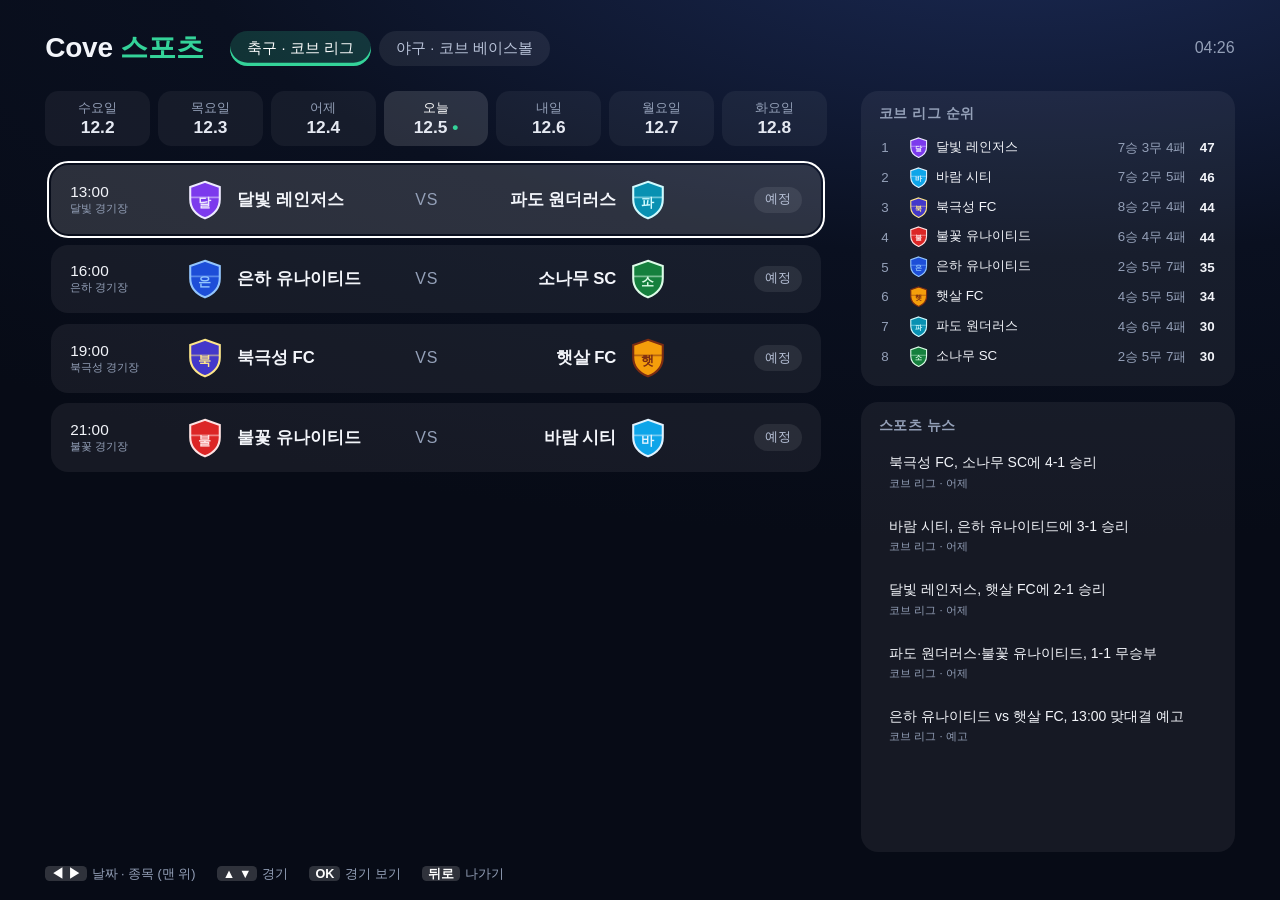
<file: app/src/main/assets/www/apps/sports.html>
<!doctype html>
<html lang="ko">
<head>
<meta charset="utf-8">
<meta name="viewport" content="width=device-width, initial-scale=1">
<title>Cove 스포츠</title>
<style>
  html { font-size: calc(100vw / 96); background: #070b16; }
  body { margin: 0; height: 100vh; overflow: hidden; color: #f3f5fa; cursor: none;
    background: radial-gradient(120% 70% at 80% -10%, #1b2a55 0%, #0a1020 55%, #070b16 100%);
    font-family: "Roboto", "Noto Sans CJK KR", "Noto Sans KR", sans-serif; -webkit-font-smoothing: antialiased; }
  [hidden] { display: none !important; }
  .dim { color: #94a0b8; }
  header { position: absolute; left: 3.4rem; right: 3.4rem; top: 2.2rem; display: flex; align-items: center; gap: 2rem; }
  header h1 { margin: 0; font-size: 2.1rem; font-weight: 800; letter-spacing: -.01em; }
  header h1 b { color: #34d399; }
  .tabs { display: flex; gap: .6rem; }
  .tab { padding: .6rem 1.3rem; border-radius: 2rem; background: rgba(255,255,255,.07); font-size: 1.1rem; color: #b8c2d8; }
  .tab.on { background: rgba(52,211,153,.18); color: #fff; box-shadow: inset 0 -.25rem 0 #34d399; }
  .tab.sel { background: #fff; color: #0b1222; box-shadow: none; }
  .clock { margin-left: auto; font-size: 1.2rem; color: #94a0b8; }

  .dates { position: absolute; left: 3.4rem; right: 34rem; top: 6.8rem; display: flex; gap: .6rem; }
  .date { flex: 1; text-align: center; padding: .6rem .3rem; border-radius: 1rem; background: rgba(255,255,255,.05); font-size: 1rem; color: #94a0b8; }
  .date b { display: block; font-size: 1.3rem; color: #e5e9f2; }
  .date.on { background: rgba(255,255,255,.13); color: #fff; }
  .date.sel { background: #fff; color: #0b1222; } .date.sel b { color: #0b1222; }
  .date.today b::after { content: " •"; color: #34d399; }

  .list { position: absolute; left: 3.4rem; right: 34rem; top: 12rem; bottom: 3.6rem; overflow: hidden; display: flex; flex-direction: column; gap: .8rem; padding: .4rem; }
  .match { display: grid; grid-template-columns: 7.6rem 1fr 7rem 1fr 9rem; align-items: center; gap: 1rem; padding: 1rem 1.4rem; border-radius: 1.3rem; background: rgba(255,255,255,.06); flex: none; border: .1rem solid transparent; }
  .match.live { border-color: rgba(239,68,68,.45); background: linear-gradient(90deg, rgba(239,68,68,.12), rgba(255,255,255,.05)); }
  .match.sel { outline: .22rem solid #fff; outline-offset: .2rem; background: rgba(255,255,255,.14); }
  .when { font-size: 1.15rem; font-variant-numeric: tabular-nums; }
  .when small { display: block; font-size: .85rem; color: #94a0b8; }
  .team { display: flex; align-items: center; gap: .9rem; font-size: 1.25rem; font-weight: 600; min-width: 0; }
  .team.away { flex-direction: row-reverse; text-align: right; }
  .team span { white-space: nowrap; overflow: hidden; text-overflow: ellipsis; }
  .team.lose span { opacity: .55; }
  .crest { width: 3rem; height: 3rem; flex: none; }
  .score { text-align: center; font-size: 2.1rem; font-weight: 800; font-variant-numeric: tabular-nums; letter-spacing: .04em; }
  .score.vs { font-size: 1.2rem; color: #94a0b8; font-weight: 500; }
  .state { justify-self: end; font-size: .95rem; padding: .35rem .8rem; border-radius: 1rem; background: rgba(255,255,255,.08); color: #b8c2d8; white-space: nowrap; }
  .state.live { background: #ef4444; color: #fff; font-weight: 700; animation: blink 1.6s ease-in-out infinite; }
  .state.added { background: rgba(52,211,153,.2); color: #6ee7b7; }
  @keyframes blink { 50% { opacity: .65; } }
  .empty { margin: 3rem auto; font-size: 1.4rem; color: #94a0b8; }

  .side { position: absolute; right: 3.4rem; top: 6.8rem; bottom: 3.6rem; width: 28rem; display: flex; flex-direction: column; gap: 1.2rem; }
  .card { border-radius: 1.3rem; background: rgba(255,255,255,.06); padding: 1.1rem 1.3rem; }
  .card h3 { margin: 0 0 .7rem; font-size: 1.05rem; color: #94a0b8; font-weight: 600; letter-spacing: .04em; }
  table { width: 100%; border-collapse: collapse; font-size: 1rem; }
  td { padding: .32rem .2rem; } td.n { width: 1.6rem; color: #94a0b8; } td.r { text-align: right; font-variant-numeric: tabular-nums; } td.p { font-weight: 700; }
  td .crest { width: 1.6rem; height: 1.6rem; vertical-align: middle; margin-right: .5rem; }
  .news { display: grid; gap: .5rem; }
  .ni { padding: .7rem .8rem; border-radius: .9rem; font-size: 1.05rem; line-height: 1.4; }
  .ni small { display: block; font-size: .85rem; color: #94a0b8; margin-top: .2rem; }
  .ni.sel { background: #fff; color: #0b1222; } .ni.sel small { color: #475569; }
  .hint { position: absolute; left: 3.4rem; bottom: 1.3rem; display: flex; gap: 1.6rem; font-size: .95rem; color: #94a0b8; }
  .hint kbd { font: inherit; font-weight: 700; padding: .05rem .45rem; border-radius: .35rem; background: rgba(255,255,255,.16); color: #fff; margin-right: .35rem; }

  /* match page */
  #detail { position: absolute; inset: 0; background: radial-gradient(120% 70% at 50% -10%, var(--c1, #1b2a55) 0%, #0a1020 60%, #070b16 100%); padding: 2.6rem 3.4rem 3.6rem; display: flex; flex-direction: column; gap: 1.6rem; }
  .board { display: grid; grid-template-columns: 1fr auto 1fr; align-items: center; gap: 3rem; padding: 1.4rem 2rem 1.6rem; border-radius: 1.6rem; background: rgba(0,0,0,.25); }
  .bteam { display: flex; flex-direction: column; align-items: center; gap: .6rem; font-size: 1.6rem; font-weight: 700; }
  .bteam .crest { width: 6.4rem; height: 6.4rem; }
  .bmid { text-align: center; }
  .bscore { font-size: 5.6rem; font-weight: 800; letter-spacing: .06em; line-height: 1; font-variant-numeric: tabular-nums; }
  .bmid .state { display: inline-block; margin-top: .8rem; font-size: 1.1rem; }
  .bmid .lg { font-size: 1rem; color: #94a0b8; margin-bottom: .6rem; }
  .dbody { flex: 1; min-height: 0; display: grid; grid-template-columns: 1.2fr 1fr .9fr; gap: 1.6rem; }
  .tl { display: grid; gap: .45rem; font-size: 1.1rem; align-content: start; }
  .ev { display: grid; grid-template-columns: 3.6rem 1fr; gap: .8rem; padding: .45rem .6rem; border-radius: .7rem; background: rgba(255,255,255,.04); }
  .ev b { color: #fde68a; font-variant-numeric: tabular-nums; }
  .ev.away { text-align: right; grid-template-columns: 1fr 3.6rem; }
  .stat { display: grid; grid-template-columns: 3rem 1fr 3rem; gap: .8rem; align-items: center; font-size: 1.05rem; margin-bottom: .8rem; }
  .stat small { grid-column: 1 / 4; text-align: center; color: #94a0b8; font-size: .9rem; margin-bottom: -.4rem; }
  .bar { height: .5rem; border-radius: .3rem; background: rgba(255,255,255,.12); overflow: hidden; display: flex; }
  .bar i { display: block; height: 100%; }
  .stat span:last-child { text-align: right; }
  .acts { display: grid; gap: .7rem; align-content: start; }
  .act { padding: 1rem 1.2rem; border-radius: 1.1rem; background: rgba(255,255,255,.08); font-size: 1.15rem; font-weight: 600; }
  .act small { display: block; font-weight: 400; font-size: .9rem; color: #94a0b8; margin-top: .2rem; }
  .act.sel { background: #fff; color: #0b1222; } .act.sel small { color: #475569; }
  .act.live { background: rgba(239,68,68,.22); } .act.live.sel { background: #fff; }
  .inn { display: grid; grid-template-columns: 6rem repeat(9, 1fr) 2.6rem; gap: .2rem; font-size: 1rem; text-align: center; font-variant-numeric: tabular-nums; }
  .inn span { padding: .45rem 0; background: rgba(255,255,255,.05); border-radius: .3rem; }
  .inn .h { color: #94a0b8; background: none; }
  .inn .t { font-weight: 800; background: rgba(255,255,255,.12); }
  .inn .nm { text-align: left; padding-left: .5rem; }

  /* video */
  #video { position: absolute; inset: 0; background: #000; }
  #vcv { position: absolute; inset: 0; width: 100%; height: 100%; }
  .vbug { position: absolute; left: 2.4rem; top: 2rem; display: flex; align-items: stretch; border-radius: .7rem; overflow: hidden; font-weight: 700; font-size: 1.3rem; box-shadow: 0 .6rem 1.6rem rgba(0,0,0,.5); }
  .vbug span { padding: .5rem .9rem; background: #0b1222; } .vbug .sc { background: #fff; color: #0b1222; font-variant-numeric: tabular-nums; } .vbug .tm { background: #ef4444; }
  .vtag { position: absolute; right: 2.4rem; top: 2rem; padding: .5rem 1rem; border-radius: 2rem; font-weight: 700; background: rgba(0,0,0,.55); }
  .vtag.live { background: #ef4444; }
  .vcap { position: absolute; left: 50%; bottom: 4.6rem; transform: translateX(-50%); padding: .9rem 1.8rem; border-radius: 1rem; background: rgba(5,10,20,.78); font-size: 1.6rem; font-weight: 700; white-space: nowrap; transition: opacity .4s; }
  .vfake { position: absolute; right: 2.4rem; bottom: 1.6rem; font-size: .9rem; color: rgba(255,255,255,.55); }

  /* article */
  #article { position: absolute; inset: 0; background: rgba(4,7,14,.78); display: grid; place-items: center; }
  .art { width: min(70rem, 86vw); padding: 2.6rem 3rem; border-radius: 1.6rem; background: #0f1628; border: .08rem solid rgba(255,255,255,.1); box-shadow: 0 2rem 5rem rgba(0,0,0,.5); }
  .art .k { font-size: 1rem; font-weight: 800; color: #34d399; letter-spacing: .06em; }
  .art h2 { margin: .7rem 0 1rem; font-size: 2.4rem; line-height: 1.3; }
  .art p { font-size: 1.3rem; line-height: 1.75; color: #d6dbe7; margin: 0 0 .8rem; }
  .art .src { font-size: .95rem; color: #94a0b8; margin-top: 1.4rem; }
</style>
</head>
<body>
  <header><h1>Cove <b>스포츠</b></h1><div class="tabs" id="tabs"></div><div class="clock" id="clk"></div></header>
  <section id="home">
    <div class="dates" id="dates"></div>
    <div class="list" id="list"></div>
    <div class="side"><div class="card"><h3 id="stH">순위</h3><table id="table"></table></div><div class="card" style="flex:1;min-height:0;overflow:hidden"><h3>스포츠 뉴스</h3><div class="news" id="news"></div></div></div>
    <div class="hint"><span><kbd>◀ ▶</kbd>날짜 · 종목 (맨 위)</span><span><kbd>▲ ▼</kbd>경기</span><span><kbd>OK</kbd>경기 보기</span><span><kbd>뒤로</kbd>나가기</span></div>
  </section>
  <section id="detail" hidden></section>
  <section id="video" hidden><canvas id="vcv"></canvas><div class="vbug" id="vbug"></div><div class="vtag" id="vtag"></div><div class="vcap" id="vcap"></div><div class="vfake">Cove 스포츠의 가상 경기 화면이에요 · 뒤로 닫기</div></section>
  <section id="article" hidden><div class="art" id="art"></div></section>

<script src="sdk.js"></script>
<script>
(function () {
  'use strict';
  // Everything here is invented for Cove: leagues, teams, players, matches and news. The schedule is made
  // from the date, so every TV shows the same games, and live games follow the real clock.
  var $ = function (id) { return document.getElementById(id); };
  var MIN = 60000, DAY = 86400000;
  function h32(s) { var h = 2166136261; s = String(s); for (var i = 0; i < s.length; i++) { h ^= s.charCodeAt(i); h = Math.imul(h, 16777619) >>> 0; } return h; }
  function rnd(s) { return (h32(s) % 100003) / 100003; }
  function esc(s) { return String(s).replace(/[&<>"']/g, function (c) { return '&#' + c.charCodeAt(0) + ';'; }); }
  function pad(n) { return (n < 10 ? '0' : '') + n; }

  var LEAGUES = {
    soccer: { name: '축구 · 코브 리그', short: '코브 리그', len: 45, slots: [[13, 0], [16, 0], [19, 0], [21, 0]], teams: [
      ['gal', '은하 유나이티드', '#1d4ed8', '#93c5fd'], ['wind', '바람 시티', '#0ea5e9', '#e0f2fe'], ['sun', '햇살 FC', '#f59e0b', '#7c2d12'], ['wave', '파도 원더러스', '#0891b2', '#cffafe'],
      ['star', '북극성 FC', '#4338ca', '#fde68a'], ['moon', '달빛 레인저스', '#7c3aed', '#ede9fe'], ['pine', '소나무 SC', '#15803d', '#dcfce7'], ['fire', '불꽃 유나이티드', '#dc2626', '#fee2e2']] },
    baseball: { name: '야구 · 코브 베이스볼', short: '코브 베이스볼', len: 120, slots: [[12, 30], [17, 30], [20, 30]], teams: [
      ['owl', '부엉이즈', '#1e3a8a', '#fbbf24'], ['fox', '여우스', '#ea580c', '#fff7ed'], ['whale', '고래스', '#0369a1', '#e0f2fe'], ['crane', '두루미스', '#0f766e', '#f0fdfa'],
      ['comet', '혜성스', '#9333ea', '#faf5ff'], ['otter', '수달스', '#78350f', '#fde68a']] }
  };
  var TEAM = {};
  Object.keys(LEAGUES).forEach(function (lg) { LEAGUES[lg].teams.forEach(function (t) { TEAM[t[0]] = { id: t[0], name: t[1], c1: t[2], c2: t[3], lg: lg, str: 0.75 + rnd('str' + t[0]) * 0.6 }; }); });
  var SUR = '김이박최정강조윤장임한오서신권황안송류홍', GIV = ['하늘', '바다', '서준', '도윤', '민재', '태양', '지호', '준서', '우진', '현우', '건우', '시우', '예준', '주원', '은호', '하준', '로운', '산', '별', '결'];
  function player(team, i) { return SUR.charAt(h32(team + 's' + i) % SUR.length) + GIV[h32(team + 'g' + i) % GIV.length]; }
  function crest(t, cls) {
    var T = TEAM[t];
    return '<svg class="crest ' + (cls || '') + '" viewBox="0 0 40 46"><path d="M20 2l17 6v14c0 11-7 18-17 22C10 40 3 33 3 22V8z" fill="' + T.c1 + '" stroke="' + T.c2 + '" stroke-width="2.4"/>' +
      '<path d="M3 20h34" stroke="' + T.c2 + '" stroke-width="2" opacity=".5"/><text x="20" y="31" text-anchor="middle" font-size="15" font-weight="800" fill="' + T.c2 + '" font-family="sans-serif">' + T.name.charAt(0) + '</text></svg>';
  }

  // ---------- time and schedule ----------
  var who = {}, data = {}, shift = 0;
  function nowMs() { return Date.now(); }
  function wall(t) { return new Date((t === undefined ? Date.now() : t) + shift * MIN); }   // local fields show Cove's time zone
  function dayStart(offset) { var d = wall(); d.setHours(0, 0, 0, 0); return d.getTime() + offset * DAY - shift * MIN; }   // real ms of that wall-day's midnight
  function keyOf(ms) { var d = wall(ms); return d.getFullYear() + '-' + pad(d.getMonth() + 1) + '-' + pad(d.getDate()); }
  function matchesOn(lg, offset) {
    var L = LEAGUES[lg], d0 = dayStart(offset), key = keyOf(d0 + 12 * 3600000), ids = L.teams.map(function (t) { return t[0]; });
    ids.sort(function (a, b) { return h32(key + a) - h32(key + b); });
    return L.slots.map(function (sl, i) {
      var home = ids[i * 2], away = ids[i * 2 + 1];
      return { id: lg + ':' + key + ':' + i, lg: lg, home: home, away: away, start: d0 + (sl[0] * 60 + sl[1]) * MIN, day: key, venue: TEAM[home].name.split(' ')[0] + ' 경기장' };
    });
  }
  // a match's events (all of them, decided by its id); live shows those that have happened
  var evCache = {};
  function events(m) {
    if (evCache[m.id]) return evCache[m.id];
    var out = [];
    if (m.lg === 'soccer') {
      [m.home, m.away].forEach(function (t, side) {
        var lam = TEAM[t].str * (side ? 1.1 : 1.35), n = 0, r = rnd(m.id + t + 'n');
        var cum = 0, p = Math.exp(-lam), f = p; while (r > f && n < 6) { n++; p = p * lam / n; f += p; }
        for (var i = 0; i < n; i++) out.push({ min: 1 + Math.floor(rnd(m.id + t + 'm' + i) * 90), side: side, kind: 'goal', who: player(t, 1 + h32(m.id + t + 'p' + i) % 10) });
        if (rnd(m.id + t + 'y') < 0.6) out.push({ min: 10 + Math.floor(rnd(m.id + t + 'ym') * 80), side: side, kind: 'card', who: player(t, 2 + h32(m.id + t + 'yp') % 9) });
      });
      out.sort(function (a, b) { return a.min - b.min; });
    } else {
      [m.home, m.away].forEach(function (t, side) {
        for (var inn = 1; inn <= 9; inn++) {
          var r = rnd(m.id + t + 'i' + inn), r2 = rnd(m.id + t + 'j' + inn), runs = r < 0.2 * TEAM[t].str ? 1 + (r2 < 0.3 ? 1 : 0) + (r2 < 0.08 ? 1 : 0) : 0;
          if (runs) out.push({ inn: inn, side: side, runs: runs, kind: 'run', who: player(t, 1 + h32(m.id + t + 'b' + inn) % 9), hr: rnd(m.id + t + 'hr' + inn) < 0.3 });
        }
      });
      out.sort(function (a, b) { return a.inn - b.inn || a.side - b.side; });
    }
    return (evCache[m.id] = out);
  }
  // game clock: football is 2 x 20 minutes with 5 minutes between (shown as 1'-90'); baseball runs 9 innings in 2 hours
  function stateOf(m, t) {
    var L = LEAGUES[m.lg], el = ((t || nowMs()) - m.start) / MIN;
    if (el < 0) return { phase: 'pre' };
    if (el >= L.len) return { phase: 'end', clock: m.lg === 'soccer' ? 90 : 9.99 };
    if (m.lg === 'soccer') {
      if (el < 20) return { phase: 'live', clock: Math.max(1, Math.floor(el / 20 * 45)), label: Math.max(1, Math.floor(el / 20 * 45)) + "'" };
      if (el < 25) return { phase: 'live', clock: 45, label: '하프타임', ht: true };
      return { phase: 'live', clock: 45 + Math.floor((el - 25) / 20 * 45), label: (45 + Math.max(1, Math.floor((el - 25) / 20 * 45))) + "'" };
    }
    var inn = el / L.len * 9;
    return { phase: 'live', clock: inn, label: (Math.floor(inn) + 1) + '회 ' + (inn % 1 < 0.5 ? '초' : '말') };
  }
  function scoreOf(m, st) {
    var ev = events(m), s = [0, 0];
    ev.forEach(function (e) {
      if (st.phase === 'pre') return;
      if (m.lg === 'soccer') { if (e.kind === 'goal' && (st.phase === 'end' || e.min <= st.clock)) s[e.side]++; }
      else if (st.phase === 'end' || e.inn - 1 + (e.side ? 0.5 : 0) + 0.25 <= st.clock) s[e.side] += e.runs;
    });
    return s;
  }
  function statsOf(m) {
    var r = function (k) { return rnd(m.id + k); }, poss = 38 + Math.round(r('pos') * 24);
    return m.lg === 'soccer' ? [['점유율', poss, 100 - poss, '%'], ['슈팅', 6 + Math.round(r('s1') * 12), 5 + Math.round(r('s2') * 11), ''], ['유효 슈팅', 2 + Math.round(r('o1') * 6), 1 + Math.round(r('o2') * 6), ''], ['코너킥', 2 + Math.round(r('c1') * 7), 1 + Math.round(r('c2') * 7), '']]
      : [['안타', 5 + Math.round(r('h1') * 9), 4 + Math.round(r('h2') * 9), ''], ['홈런', Math.round(r('hr1') * 3), Math.round(r('hr2') * 3), ''], ['볼넷', 1 + Math.round(r('b1') * 5), 1 + Math.round(r('b2') * 5), ''], ['실책', Math.round(r('e1') * 2), Math.round(r('e2') * 2), '']];
  }
  function standings(lg) {
    var tab = {};
    LEAGUES[lg].teams.forEach(function (t) { tab[t[0]] = { id: t[0], p: 0, w: 0, d: 0, l: 0, pts: Math.round(rnd(lg + t[0] + 'base') * 14) + 10, gf: 0, ga: 0 }; });
    for (var o = -14; o <= 0; o++) matchesOn(lg, o).forEach(function (m) {
      var st = stateOf(m); if (st.phase !== 'end') return;
      var s = scoreOf(m, st), a = tab[m.home], b = tab[m.away];
      a.p++; b.p++; a.gf += s[0]; a.ga += s[1]; b.gf += s[1]; b.ga += s[0];
      if (s[0] > s[1]) { a.w++; b.l++; a.pts += 3; } else if (s[0] < s[1]) { b.w++; a.l++; b.pts += 3; } else { a.d++; b.d++; a.pts++; b.pts++; }
    });
    return Object.keys(tab).map(function (k) { return tab[k]; }).sort(function (a, b) { return b.pts - a.pts || (b.gf - b.ga) - (a.gf - a.ga); });
  }
  function headline(m) {
    var st = stateOf(m), s = scoreOf(m, st), H = TEAM[m.home].name, A = TEAM[m.away].name, ev = events(m);
    if (st.phase === 'pre') return { t: H + ' vs ' + A + ', ' + pad(wall(m.start).getHours()) + ':' + pad(wall(m.start).getMinutes()) + ' 맞대결 예고', b: '두 팀의 시즌 맞대결이 열린다. ' + H + '는 홈 팬들 앞에서 연승을, ' + A + '는 반등을 노린다. 양 팀 감독은 "준비는 끝났다"고 입을 모았다.' };
    if (st.phase === 'live') return { t: '[LIVE] ' + H + ' ' + s[0] + '-' + s[1] + ' ' + A + ' (' + st.label + ')', b: '경기가 한창이다. 지금까지 ' + H + ' ' + s[0] + '점, ' + A + ' ' + s[1] + '점. Cove 스포츠에서 실시간으로 볼 수 있다.' };
    var win = s[0] === s[1] ? null : s[0] > s[1] ? H : A, star = ev.filter(function (e) { return e.kind === 'goal' || e.hr; })[0];
    var t = win ? win + ', ' + (s[0] > s[1] ? A : H) + '에 ' + Math.max(s[0], s[1]) + '-' + Math.min(s[0], s[1]) + ' 승리' : H + '·' + A + ', ' + s[0] + '-' + s[1] + ' 무승부';
    return { t: t, b: (star ? star.who + '의 ' + (m.lg === 'soccer' ? star.min + "분 골" : star.inn + '회 ' + (star.hr ? '홈런' : '적시타')) + '이 흐름을 바꿨다. ' : '') + (win ? win + '는 이날 승리로 순위 경쟁에 힘을 보탰다.' : '두 팀은 승점을 나눠 가졌다.') + ' 경기 하이라이트는 Cove 스포츠에서 볼 수 있다.' };
  }

  // ---------- home ----------
  var lg = 'soccer', day = 0, zone = 'list', sel = 0, nsel = 0, view = 'home', det = null, dsel = 0, vid = null;
  function dayLabel(o) { return o === 0 ? '오늘' : o === -1 ? '어제' : o === 1 ? '내일' : ''; }
  function render() {
    var d = wall();
    $('clk').textContent = pad(d.getHours()) + ':' + pad(d.getMinutes());
    $('tabs').innerHTML = Object.keys(LEAGUES).map(function (k) { return '<span class="tab' + (k === lg ? ' on' : '') + (zone === 'tabs' && k === lg ? ' sel' : '') + '">' + LEAGUES[k].name + '</span>'; }).join('');
    var ds = '';
    for (var o = -3; o <= 3; o++) { var w = wall(dayStart(day + o) + 12 * 3600000); ds += '<div class="date' + (o === 0 ? ' on' : '') + (zone === 'dates' && o === 0 ? ' sel' : '') + (day + o === 0 ? ' today' : '') + '">' + (dayLabel(day + o) || '일월화수목금토'.charAt(w.getDay()) + '요일') + '<b>' + (w.getMonth() + 1) + '.' + w.getDate() + '</b></div>'; }
    $('dates').innerHTML = ds;
    var ms = matchesOn(lg, day);
    sel = Math.max(0, Math.min(ms.length - 1, sel));
    $('list').innerHTML = ms.length ? ms.map(function (m, i) {
      var st = stateOf(m), s = scoreOf(m, st), w2 = wall(m.start), added = data.added && data.added[m.id];
      var winner = st.phase === 'end' && s[0] !== s[1] ? (s[0] > s[1] ? 0 : 1) : -1;
      return '<div class="match' + (st.phase === 'live' ? ' live' : '') + (zone === 'list' && i === sel ? ' sel' : '') + '"><div class="when">' + pad(w2.getHours()) + ':' + pad(w2.getMinutes()) + '<small>' + esc(m.venue) + '</small></div>' +
        '<div class="team' + (winner === 1 ? ' lose' : '') + '">' + crest(m.home) + '<span>' + TEAM[m.home].name + '</span></div>' +
        (st.phase === 'pre' ? '<div class="score vs">VS</div>' : '<div class="score">' + s[0] + ' : ' + s[1] + '</div>') +
        '<div class="team away' + (winner === 0 ? ' lose' : '') + '">' + crest(m.away) + '<span>' + TEAM[m.away].name + '</span></div>' +
        '<div class="state' + (st.phase === 'live' ? ' live' : added ? ' added' : '') + '">' + (st.phase === 'live' ? '● LIVE ' + st.label : st.phase === 'end' ? '경기 종료' : added ? '✓ 일정에 있음' : '예정') + '</div></div>';
    }).join('') : '<div class="empty">이 날은 경기가 없어요</div>';
    var tb = standings(lg);
    $('stH').textContent = LEAGUES[lg].short + ' 순위';
    $('table').innerHTML = tb.map(function (r, i) { return '<tr><td class="n">' + (i + 1) + '</td><td>' + crest(r.id) + TEAM[r.id].name + '</td><td class="r dim">' + r.w + '승 ' + (lg === 'soccer' || r.d ? r.d + '무 ' : '') + r.l + '패</td><td class="r p">' + r.pts + '</td></tr>'; }).join('');
    var nw = newsList();
    nsel = Math.max(0, Math.min(nw.length - 1, nsel));
    $('news').innerHTML = nw.map(function (n, i) { return '<div class="ni' + (zone === 'news' && i === nsel ? ' sel' : '') + '">' + esc(n.t) + '<small>' + esc(n.lg) + ' · ' + n.ago + '</small></div>'; }).join('');
  }
  function newsList() {
    var out = [];
    [0, -1].forEach(function (o) { matchesOn(lg, o).forEach(function (m) { var st = stateOf(m); if (st.phase !== 'pre') { var h = headline(m); out.push({ t: h.t, b: h.b, m: m, lg: LEAGUES[m.lg].short, ago: st.phase === 'live' ? '지금' : o === 0 ? '오늘' : '어제' }); } }); });
    matchesOn(lg, 1).slice(0, 1).forEach(function (m) { var h = headline(m); out.push({ t: h.t, b: h.b, m: m, lg: LEAGUES[m.lg].short, ago: '예고' }); });
    return out.slice(0, 5);
  }
  function homeKey(k) {
    var ms = matchesOn(lg, day);
    if (k === 'back') { CoveApp.exit(); return; }
    if (zone === 'tabs') {
      if (k === 'left' || k === 'right') { lg = lg === 'soccer' ? 'baseball' : 'soccer'; sel = 0; } else if (k === 'down') zone = 'dates';
    } else if (zone === 'dates') {
      if (k === 'left') day = Math.max(-7, day - 1); else if (k === 'right') day = Math.min(7, day + 1);
      else if (k === 'up') zone = 'tabs'; else if (k === 'down' || k === 'ok') zone = 'list';
    } else if (zone === 'list') {
      if (k === 'up') { if (sel === 0) zone = 'dates'; else sel--; }
      else if (k === 'down') sel = Math.min(ms.length - 1, sel + 1);
      else if (k === 'right') zone = 'news';
      else if (k === 'left') { zone = 'dates'; }
      else if (k === 'ok' && ms[sel]) { openDetail(ms[sel]); return; }
    } else {
      if (k === 'up') nsel = Math.max(0, nsel - 1); else if (k === 'down') nsel = nsel + 1; else if (k === 'left') zone = 'list';
      else if (k === 'ok') { var n = newsList()[nsel]; if (n) openArticle(n); return; }
    }
    render();
  }

  // ---------- one match ----------
  function openDetail(m) { det = m; dsel = 0; view = 'detail'; $('detail').hidden = false; renderDetail(); }
  function actions(m) {
    var st = stateOf(m), a = [];
    if (st.phase === 'live') a.push(['live', '● 라이브 보기', '지금 ' + st.label]);
    if (st.phase === 'end') a.push(['hl', '▶ 하이라이트 보기', m.lg === 'soccer' ? '골 장면 모아 보기' : '득점 장면 모아 보기']);
    if (st.phase === 'pre') a.push(['cal', data.added && data.added[m.id] ? '✓ 내 일정에 있어요' : '📅 내 일정에 추가', '경기 시작 시간이 Cove 일정에 들어가요']);
    a.push(['news', '📰 관련 기사', headline(m).t]);
    return a;
  }
  function renderDetail() {
    var m = det, st = stateOf(m), s = scoreOf(m, st), H = TEAM[m.home], A = TEAM[m.away], w = wall(m.start), ev = events(m);
    $('detail').style.setProperty('--c1', H.c1);
    var shown = ev.filter(function (e) { return st.phase === 'end' || (st.phase === 'live' && (m.lg === 'soccer' ? e.min <= st.clock : e.inn - 1 + (e.side ? 0.5 : 0) + 0.25 <= st.clock)); });
    var board = '<div class="board"><div class="bteam">' + crest(m.home) + H.name + '</div><div class="bmid"><div class="lg">' + LEAGUES[m.lg].short + ' · ' + (w.getMonth() + 1) + '월 ' + w.getDate() + '일 ' + pad(w.getHours()) + ':' + pad(w.getMinutes()) + ' · ' + esc(m.venue) + '</div>' +
      (st.phase === 'pre' ? '<div class="bscore" style="font-size:3.4rem">VS</div>' : '<div class="bscore">' + s[0] + ' : ' + s[1] + '</div>') +
      '<span class="state' + (st.phase === 'live' ? ' live' : '') + '">' + (st.phase === 'live' ? '● LIVE ' + st.label : st.phase === 'end' ? '경기 종료' : '경기 전') + '</span></div><div class="bteam">' + crest(m.away) + A.name + '</div></div>';
    var left;
    if (m.lg === 'soccer') {
      left = '<div class="card"><h3>' + (st.phase === 'pre' ? '최근 맞대결' : '경기 기록') + '</h3><div class="tl">' + (st.phase === 'pre' ? recent(m) :
        (shown.length ? shown.map(function (e) { return '<div class="ev' + (e.side ? ' away' : '') + '">' + (e.side ? '<span>' + (e.kind === 'goal' ? '⚽ ' : '🟨 ') + e.who + '</span><b>' + e.min + "'</b>" : '<b>' + e.min + "'</b><span>" + (e.kind === 'goal' ? '⚽ ' : '🟨 ') + e.who + '</span>') + '</div>'; }).join('') : '<span class="dim">아직 기록이 없어요</span>')) + '</div></div>';
    } else {
      var inn = function (side) { var r = []; for (var i = 1; i <= 9; i++) { var v = shown.filter(function (e) { return e.side === side && e.inn === i; }).reduce(function (a, e) { return a + e.runs; }, 0); r.push(st.phase === 'pre' || (st.phase === 'live' && i - 1 + (side ? 0.5 : 0) + 0.25 > st.clock) ? '' : v); } return r; };
      var row = function (t, side) { return '<span class="nm">' + TEAM[t].name + '</span>' + inn(side).map(function (v) { return '<span>' + v + '</span>'; }).join('') + '<span class="t">' + (st.phase === 'pre' ? '' : s[side]) + '</span>'; };
      left = '<div class="card"><h3>' + (st.phase === 'pre' ? '최근 맞대결' : '이닝별 점수') + '</h3>' + (st.phase === 'pre' ? '<div class="tl">' + recent(m) + '</div>' :
        '<div class="inn"><span class="h"></span>' + [1, 2, 3, 4, 5, 6, 7, 8, 9].map(function (i) { return '<span class="h">' + i + '</span>'; }).join('') + '<span class="h">R</span>' + row(m.home, 0) + row(m.away, 1) + '</div>' +
        '<div class="tl" style="margin-top:1rem">' + shown.filter(function (e) { return e.hr; }).slice(-4).map(function (e) { return '<div class="ev"><b>' + e.inn + '회</b><span>💥 ' + e.who + ' 홈런 (' + TEAM[e.side ? m.away : m.home].name + ')</span></div>'; }).join('') + '</div>') + '</div>';
    }
    var stats = '<div class="card"><h3>' + (st.phase === 'pre' ? '경기 정보' : '팀 기록') + '</h3>' + (st.phase === 'pre' ? '<div class="tl"><div class="ev"><b>시간</b><span>' + pad(w.getHours()) + ':' + pad(w.getMinutes()) + ' 시작 · ' + (m.lg === 'soccer' ? '전후반 각 20분' : '9이닝 약 2시간') + '</span></div><div class="ev"><b>장소</b><span>' + esc(m.venue) + '</span></div><div class="ev"><b>순위</b><span>' + rankText(m) + '</span></div></div>' :
      statsOf(m).map(function (x) { var a = st.phase === 'live' ? Math.round(x[1] * Math.min(1, (m.lg === 'soccer' ? st.clock / 90 : st.clock / 9))) : x[1], b = st.phase === 'live' ? Math.round(x[2] * Math.min(1, (m.lg === 'soccer' ? st.clock / 90 : st.clock / 9))) : x[2]; if (x[3] === '%') { a = x[1]; b = x[2]; }
        var tot = Math.max(1, a + b); return '<div class="stat"><small>' + x[0] + '</small><span>' + a + x[3] + '</span><div class="bar"><i style="width:' + (100 * a / tot) + '%;background:' + H.c1 + '"></i><i style="width:' + (100 * b / tot) + '%;background:' + A.c1 + '"></i></div><span>' + b + x[3] + '</span></div>'; }).join('')) + '</div>';
    var acts = actions(m);
    dsel = Math.max(0, Math.min(acts.length - 1, dsel));
    var ac = '<div class="acts">' + acts.map(function (a, i) { return '<div class="act' + (a[0] === 'live' ? ' live' : '') + (i === dsel ? ' sel' : '') + '">' + a[1] + '<small>' + esc(a[2]) + '</small></div>'; }).join('') + '</div>';
    $('detail').innerHTML = board + '<div class="dbody">' + left + stats + ac + '</div><div class="hint"><span><kbd>▲ ▼</kbd>고르기</span><span><kbd>OK</kbd>선택</span><span><kbd>뒤로</kbd>경기 목록</span></div>';
  }
  function recent(m) {
    var out = [];
    for (var o = -1; o >= -14 && out.length < 3; o--) matchesOn(m.lg, o).forEach(function (x) { if (((x.home === m.home && x.away === m.away) || (x.home === m.away && x.away === m.home)) && out.length < 3) { var s = scoreOf(x, stateOf(x)); out.push('<div class="ev"><b>' + (wall(x.start).getMonth() + 1) + '.' + wall(x.start).getDate() + '</b><span>' + TEAM[x.home].name + ' ' + s[0] + ' : ' + s[1] + ' ' + TEAM[x.away].name + '</span></div>'); } });
    return out.length ? out.join('') : '<span class="dim">최근 2주 동안 맞대결이 없었어요</span>';
  }
  function rankText(m) { var tb = standings(m.lg), r = function (t) { for (var i = 0; i < tb.length; i++) if (tb[i].id === t) return i + 1; return '-'; }; return TEAM[m.home].name + ' ' + r(m.home) + '위 · ' + TEAM[m.away].name + ' ' + r(m.away) + '위'; }
  function detailKey(k) {
    var acts = actions(det);
    if (k === 'back') { view = 'home'; det = null; $('detail').hidden = true; render(); return; }
    if (k === 'up') dsel = Math.max(0, dsel - 1); else if (k === 'down') dsel = Math.min(acts.length - 1, dsel + 1);
    else if (k === 'ok') {
      var a = acts[dsel][0];
      if (a === 'live' || a === 'hl') { openVideo(det, a === 'live'); return; }
      if (a === 'news') { var h = headline(det); openArticle({ t: h.t, b: h.b, m: det, lg: LEAGUES[det.lg].short }); return; }
      if (a === 'cal') {
        if (data.added && data.added[det.id]) { CoveApp.toast('이미 일정에 있어요'); return; }
        var w = wall(det.start);
        CoveApp.addEvent({ title: '⚽ '.replace('⚽', det.lg === 'soccer' ? '⚽' : '⚾') + TEAM[det.home].name + ' vs ' + TEAM[det.away].name, start: w.getFullYear() + '-' + pad(w.getMonth() + 1) + '-' + pad(w.getDate()) + 'T' + pad(w.getHours()) + ':' + pad(w.getMinutes()) });
        data.added = data.added || {}; data.added[det.id] = 1; CoveApp.save(data);
      }
    }
    renderDetail();
  }

  // ---------- video: a drawn pitch (or diamond) with the score bug ----------
  function openVideo(m, live) {
    view = 'video'; $('video').hidden = false;
    var goals = events(m).filter(function (e) { return e.kind === 'goal' || e.hr || (m.lg === 'baseball' && e.runs >= 2); });
    vid = { m: m, live: live, t0: Date.now(), goals: goals, seq: 0, seqAt: Date.now(), dots: [] };
    for (var i = 0; i < 20; i++) vid.dots.push({ side: i < 10 ? 0 : 1, bx: (i % 10) / 10, by: rnd(m.id + 'd' + i), ph: rnd(m.id + 'ph' + i) * 6 });
    $('vtag').className = 'vtag' + (live ? ' live' : ''); $('vtag').textContent = live ? '● LIVE' : '하이라이트';
    loop();
  }
  function closeVideo() { vid = null; $('video').hidden = true; view = 'detail'; renderDetail(); }
  function loop() {
    if (!vid) return;
    requestAnimationFrame(loop);
    var cv = $('vcv'), W = cv.clientWidth, H = cv.clientHeight;
    if (cv.width !== W) { cv.width = W; cv.height = H; }
    var x = cv.getContext('2d'), t = (Date.now() - vid.t0) / 1000, m = vid.m, HT = TEAM[m.home], AT = TEAM[m.away];
    var st = vid.live ? stateOf(m) : { phase: 'end', clock: 90 }, s, cap = '', clock = '';
    if (vid.live) { s = scoreOf(m, st); clock = st.label || ''; var last = events(m).filter(function (e) { return m.lg === 'soccer' ? e.kind === 'goal' && e.min <= st.clock && e.min > st.clock - 6 : e.runs && e.inn - 1 + (e.side ? 0.5 : 0) + 0.25 <= st.clock && e.inn - 1 + (e.side ? 0.5 : 0) + 0.25 > st.clock - 0.4; }).pop();
      cap = last ? (m.lg === 'soccer' ? last.min + "' 골! " : last.inn + '회 ') + TEAM[last.side ? m.away : m.home].name + ' ' + last.who + (m.lg === 'baseball' ? (last.hr ? ' 홈런!' : ' 적시타 ' + last.runs + '점') : '') : st.ht ? '하프타임 · 잠시 쉬어요' : ''; }
    else {
      if (!vid.goals.length) { cap = '득점 없이 끝난 경기예요'; s = scoreOf(m, st); }
      else {
        if (Date.now() - vid.seqAt > 7000) { vid.seq++; vid.seqAt = Date.now(); if (vid.seq >= vid.goals.length) { closeVideo(); return; } }
        var g = vid.goals[vid.seq];
        var upto = { phase: 'live', clock: m.lg === 'soccer' ? g.min : g.inn - 1 + (g.side ? 0.5 : 0) + 0.3 };
        s = scoreOf(m, upto); clock = m.lg === 'soccer' ? g.min + "'" : g.inn + '회';
        cap = (m.lg === 'soccer' ? g.min + "' 골! " : g.inn + '회 ' + (g.hr ? '홈런! ' : '적시타 ')) + TEAM[g.side ? m.away : m.home].name + ' ' + g.who + '  (' + (vid.seq + 1) + '/' + vid.goals.length + ')';
      }
    }
    // the field
    if (m.lg === 'soccer') {
      for (var i = 0; i < 12; i++) { x.fillStyle = i % 2 ? '#2f7d3a' : '#348a40'; x.fillRect(i * W / 12, 0, W / 12 + 1, H); }
      x.strokeStyle = 'rgba(255,255,255,.75)'; x.lineWidth = 3;
      var px = W * 0.06, py = H * 0.1, pw = W * 0.88, ph = H * 0.8;
      x.strokeRect(px, py, pw, ph); x.beginPath(); x.moveTo(W / 2, py); x.lineTo(W / 2, py + ph); x.stroke();
      x.beginPath(); x.arc(W / 2, H / 2, ph * 0.15, 0, 7); x.stroke();
      x.strokeRect(px, H / 2 - ph * 0.22, pw * 0.13, ph * 0.44); x.strokeRect(px + pw * 0.87, H / 2 - ph * 0.22, pw * 0.13, ph * 0.44);
      var bx = W / 2 + Math.sin(t * 0.7) * pw * 0.3 + Math.sin(t * 1.9) * pw * 0.08, by = H / 2 + Math.cos(t * 0.9) * ph * 0.25;
      vid.dots.forEach(function (d) {
        var hx = px + pw * (d.side ? 0.55 + d.bx * 0.4 : 0.05 + d.bx * 0.4), hy = py + ph * (0.1 + d.by * 0.8);
        var dx = hx + (bx - hx) * 0.18 + Math.sin(t + d.ph) * 14, dy = hy + (by - hy) * 0.18 + Math.cos(t * 0.8 + d.ph) * 10;
        x.fillStyle = 'rgba(0,0,0,.25)'; x.beginPath(); x.ellipse(dx, dy + 12, 11, 4, 0, 0, 7); x.fill();
        x.fillStyle = d.side ? AT.c1 : HT.c1; x.beginPath(); x.arc(dx, dy, 10, 0, 7); x.fill();
        x.strokeStyle = d.side ? AT.c2 : HT.c2; x.lineWidth = 2.5; x.stroke();
      });
      x.fillStyle = '#fff'; x.beginPath(); x.arc(bx, by, 7, 0, 7); x.fill();
    } else {
      x.fillStyle = '#2f7d3a'; x.fillRect(0, 0, W, H);
      x.fillStyle = '#b07a48'; x.beginPath(); x.moveTo(W / 2, H * 0.92); x.lineTo(W * 0.24, H * 0.56); x.lineTo(W / 2, H * 0.2); x.lineTo(W * 0.76, H * 0.56); x.closePath(); x.fill();
      x.fillStyle = '#348a40'; x.beginPath(); x.moveTo(W / 2, H * 0.8); x.lineTo(W * 0.36, H * 0.56); x.lineTo(W / 2, H * 0.32); x.lineTo(W * 0.64, H * 0.56); x.closePath(); x.fill();
      [[0.5, 0.88], [0.27, 0.56], [0.5, 0.24], [0.73, 0.56]].forEach(function (b) { x.fillStyle = '#fff'; x.fillRect(W * b[0] - 9, H * b[1] - 9, 18, 18); });
      x.fillStyle = '#c08a58'; x.beginPath(); x.arc(W / 2, H * 0.56, 22, 0, 7); x.fill();
      var pos = [[0.5, 0.56], [0.5, 0.9], [0.66, 0.5], [0.6, 0.36], [0.4, 0.36], [0.34, 0.5], [0.2, 0.3], [0.5, 0.12], [0.8, 0.3]];
      pos.forEach(function (q, i) { var dx = W * q[0] + Math.sin(t + i) * 4, dy = H * q[1] + Math.cos(t * 1.2 + i) * 3; x.fillStyle = AT.c1; x.beginPath(); x.arc(dx, dy, 10, 0, 7); x.fill(); x.strokeStyle = AT.c2; x.lineWidth = 2.5; x.stroke(); });
      var pt = (t % 3) / 3; x.fillStyle = '#fff'; x.beginPath(); x.arc(W / 2, H * (0.56 + (0.88 - 0.56) * Math.min(1, pt * 1.6)), 6, 0, 7); x.fill();
      x.fillStyle = HT.c1; x.beginPath(); x.arc(W / 2 + 26, H * 0.9, 11, 0, 7); x.fill();
    }
    var vg = x.createRadialGradient(W / 2, H / 2, H * 0.3, W / 2, H / 2, H * 0.9); vg.addColorStop(0, 'rgba(0,0,0,0)'); vg.addColorStop(1, 'rgba(0,0,0,.45)'); x.fillStyle = vg; x.fillRect(0, 0, W, H);
    $('vbug').innerHTML = '<span>' + HT.name + '</span><span class="sc">' + s[0] + ' - ' + s[1] + '</span><span>' + AT.name + '</span>' + (clock ? '<span class="tm">' + clock + '</span>' : '');
    $('vcap').textContent = cap; $('vcap').style.opacity = cap ? 1 : 0;
  }

  // ---------- an article ----------
  function openArticle(n) {
    view = 'article'; $('article').hidden = false;
    $('art').innerHTML = '<div class="k">' + esc(n.lg) + ' · Cove 스포츠</div><h2>' + esc(n.t) + '</h2><p>' + esc(n.b) + '</p>' +
      '<p class="src">가상 리그의 기사예요. 경기 화면은 경기 목록에서 OK를 눌러 볼 수 있어요. · OK/뒤로 닫기</p>';
  }
  function closeArticle() { $('article').hidden = true; view = det ? 'detail' : 'home'; if (view === 'home') render(); else renderDetail(); }

  CoveApp.onInit(function (profile, d, ex) {
    who = profile || {}; data = d && typeof d === 'object' ? d : {};
    shift = ex && ex.env && ex.env.shift || 0;
    var it = ex && ex.intent || {};
    // start on the league asked for, or the one that has a live game now
    if (it.lg) lg = it.lg; else if (!matchesOn('soccer', 0).some(function (m) { return stateOf(m).phase === 'live'; }) && matchesOn('baseball', 0).some(function (m) { return stateOf(m).phase === 'live'; })) lg = 'baseball';
    var ms = matchesOn(lg, 0), live = 0;
    ms.forEach(function (m, i) { var p = stateOf(m).phase; if (p === 'live') live = i; });
    sel = live || Math.max(0, ms.findIndex(function (m) { return stateOf(m).phase !== 'end'; }));
    render();
    if (it.live && ms[live] && stateOf(ms[live]).phase === 'live') { openDetail(ms[live]); openVideo(ms[live], true); }
  });
  CoveApp.onEnv(function (env) { shift = env.shift || 0; });
  setInterval(function () { if (view === 'home') render(); else if (view === 'detail') renderDetail(); }, 5000);
  CoveApp.onKey(function (k) {
    if (view === 'video') { if (k === 'back' || k === 'ok') closeVideo(); return; }
    if (view === 'article') { if (k === 'back' || k === 'ok') closeArticle(); return; }
    if (view === 'detail') { detailKey(k); return; }
    homeKey(k);
  });
})();
</script>
</body>
</html>
</file>
<file: app/src/main/assets/www/app.css>
/* Cove home screen. 1rem = 1/96 of the screen width, so the layout looks the same on 720p, 1080p and 4K. */
:root {
  --ink: #f5f7fb;
  --ink-dim: rgba(245, 247, 251, .68);
  --glass: rgba(255, 255, 255, .13);
  --glass-line: rgba(255, 255, 255, .22);
  --frost: rgba(246, 248, 252, .78);
  --dark: rgba(10, 12, 18, .72);
  --focus: #ffffff;
  --glow: rgba(160, 196, 255, .65);
  --panel: rgba(13, 16, 24, .9);
  --accent: #9cc2ff;
  --ease: cubic-bezier(.2, .8, .2, 1);
  color-scheme: dark;
}
html { font-size: calc(100vw / 96); background: #000; }
* { box-sizing: border-box; }
body { margin: 0; height: 100vh; overflow: hidden; color: var(--ink); background: #000;
  font-family: "Roboto", "Noto Sans CJK KR", "Noto Sans KR", sans-serif; -webkit-font-smoothing: antialiased; cursor: none; }
body[data-font="light"] { font-weight: 300; }
body[data-font="light"] .time { font-weight: 100; }
body[data-font="classic"] { font-family: "Noto Serif", "Noto Serif CJK KR", serif; }
body[data-font="mono"] { font-family: "Droid Sans Mono", "Roboto Mono", monospace; letter-spacing: -.02em; }
button { font: inherit; color: inherit; background: none; border: 0; padding: 0; }
[hidden] { display: none !important; }

/* ---------- background ---------- */
#bg { position: fixed; inset: 0; overflow: hidden; }
#bg > img { position: absolute; inset: 0; width: 100%; height: 100%; object-fit: cover; opacity: 0; transition: opacity .9s ease; }
#bg > img.on { opacity: 1; }
#bgFill, #bgFx, #bgApp { position: absolute; inset: 0; width: 100%; height: 100%; opacity: 0; transition: opacity .8s ease; }
#bg[data-kind="color"] > img.on, #bg[data-kind="live"] > img.on, #bg[data-kind="app"] > img.on { opacity: 0; }
#bg[data-kind="color"] #bgFill, #bg[data-kind="live"] #bgFx, #bg[data-kind="overlay"] #bgFx, #bg[data-kind="app"] #bgApp { opacity: 1; }
#bgApp { background: radial-gradient(120% 100% at 75% 20%, var(--appc, #1a1f2b), #05070c 75%); transition: opacity .8s ease, background .6s ease; }
#bgAppImg { position: absolute; inset: 0; width: 100%; height: 100%; object-fit: cover; filter: blur(48px) saturate(1.4) brightness(.7); transform: scale(1.3); transition: opacity .6s ease; }
#bgApp::after { content: ""; position: absolute; inset: 0; background: radial-gradient(130% 100% at 70% 25%, rgba(0,0,0,0) 30%, rgba(0,0,0,.55)); }
#dim { position: fixed; inset: 0; pointer-events: none; transition: background .4s ease;
  background: linear-gradient(180deg, rgba(0,0,0,calc(var(--dim, .2) * .7)) 0%, rgba(0,0,0,var(--dim, .2)) 100%); }

/* ---------- home ---------- */
#home { position: fixed; inset: 0; padding: 3.4rem 4.6rem 4.4rem; display: flex; flex-direction: column; }
.top { display: flex; align-items: flex-start; justify-content: flex-end; gap: 2rem; }
.clock { text-shadow: 0 .1rem 1.2rem rgba(0,0,0,.35); }
.time { font-size: 6.2rem; line-height: 1; font-weight: 300; letter-spacing: -.02em; font-variant-numeric: tabular-nums; }
.time small { font-size: .38em; font-weight: 400; margin-left: .35em; letter-spacing: 0; opacity: .8; }
.date { font-size: 1.5rem; color: var(--ink-dim); margin-top: .7rem; }
.weather { display: flex; align-items: center; gap: .8rem; margin-top: .8rem; font-size: 1.4rem; color: var(--ink); }
.weather svg { width: 2.4rem; height: 2.4rem; flex: none; }
.weather b { font-weight: 500; font-size: 1.6rem; }
.weather span { color: var(--ink-dim); }
[data-layout="icons"] .weather { font-size: 1.15rem; margin-top: .4rem; }
[data-layout="icons"] .weather svg { width: 1.9rem; height: 1.9rem; }
[data-layout="minimal"] .weather { justify-content: center; font-size: 1.6rem; margin-top: 1.2rem; }
.quick { display: flex; gap: 1rem; }
.qbtn { display: flex; align-items: center; gap: .7rem; padding: .8rem 1.4rem .8rem 1.1rem; border-radius: 3rem;
  background: rgba(0,0,0,.28); border: .08rem solid rgba(255,255,255,.18); font-size: 1.2rem; color: var(--ink-dim);
  transition: transform .18s var(--ease), background .18s, color .18s; }
.qbtn svg { width: 1.6rem; height: 1.6rem; }
.qbtn.focus { background: #fff; color: #11141b; transform: scale(1.06); }
.qbtn.profile { padding-left: .9rem; }
.pdot { width: 1.5rem; height: 1.5rem; border-radius: 50%; background: var(--pc, #8fb4ff); box-shadow: inset 0 0 0 .15rem rgba(255,255,255,.35); flex: none; }

.tiles { margin-top: auto; display: grid; grid-template-columns: repeat(var(--cols, 5), minmax(0, 1fr)); gap: 2.2rem 1.8rem; }
.tile { position: relative; display: grid; gap: .8rem; transition: transform .2s var(--ease); }
.face { position: relative; aspect-ratio: 16 / 9; border-radius: var(--radius, 1.1rem); overflow: hidden; display: grid; place-items: center; isolation: isolate;
  transition: box-shadow .2s var(--ease); box-shadow: 0 .6rem 1.6rem rgba(0,0,0,.28); }
.face .banner { position: absolute; inset: -2px; width: calc(100% + 4px); height: calc(100% + 4px); max-width: none; object-fit: cover; }
.face.hasbanner { background: #000 !important; }
.face .icon { width: 34%; aspect-ratio: 1; object-fit: contain; border-radius: 22%; }
.face .initial { font-size: 2.6rem; font-weight: 700; }
.label { font-size: 1.2rem; color: var(--ink-dim); white-space: nowrap; overflow: hidden; text-overflow: ellipsis; padding: 0 .2rem;
  text-shadow: 0 .1rem .6rem rgba(0,0,0,.5); transition: color .2s; }
[data-labels="off"] .label { display: none; }
.tile.focus { transform: scale(1.1); z-index: 2; }
.face { outline: .22rem solid transparent; outline-offset: .32rem; transition: box-shadow .2s var(--ease), outline-color .15s; }
.tile.focus .face { outline-color: var(--focus); box-shadow: 0 0 1.4rem 0 var(--glow), 0 .7rem 1.4rem rgba(0,0,0,.32); }
.tile.focus .label { color: var(--ink); }

/* tile styles */
[data-tiles="glass"] .face { background: var(--glass); border: .08rem solid var(--glass-line); -webkit-backdrop-filter: blur(18px) saturate(1.3); backdrop-filter: blur(18px) saturate(1.3); }
[data-tiles="brand"] .face, .face.brand { background: var(--brand); }
[data-tiles="frosted"] .face { background: var(--frost); color: #151821; -webkit-backdrop-filter: blur(14px); backdrop-filter: blur(14px); }
[data-tiles="dark"] .face { background: var(--dark); border: .08rem solid rgba(255,255,255,.08); }
[data-tiles="clear"] .face { background: transparent; box-shadow: none; }
[data-tiles="clear"] .face .icon { width: 40%; filter: drop-shadow(0 .3rem .8rem rgba(0,0,0,.45)); }
[data-tiles="banner"] .face { background: var(--brand); }
[data-tiles="gradient"] .face { background-color: var(--brand); background-image: linear-gradient(145deg, rgba(255,255,255,.3) 0%, rgba(255,255,255,0) 45%, rgba(0,0,0,.5) 100%); }
[data-tiles="neon"] .face { background: rgba(8,10,16,.6); box-shadow: inset 0 0 0 .14rem var(--brand), 0 0 1.6rem -.3rem var(--brand); }
[data-tiles="neon"] .tile.focus .face { box-shadow: inset 0 0 0 .2rem var(--brand), 0 0 2.6rem .2rem var(--brand); }
[data-tiles="mono"] .face { background: rgba(28,31,38,.8); }
[data-tiles="mono"] .face img { filter: grayscale(1) brightness(1.2); opacity: .8; transition: filter .25s, opacity .25s; }
[data-tiles="mono"] .tile.focus .face { background: var(--ibg, var(--brand)); }
[data-tiles="mono"] .tile.focus .face img { filter: none; opacity: 1; }
.face .pname { display: none; }
[data-tiles="poster"] .face { aspect-ratio: 2 / 3; background-color: var(--brand); background-image: linear-gradient(180deg, rgba(255,255,255,.14), rgba(0,0,0,.72)); align-content: start; padding-top: 22%; }
[data-tiles="poster"] .face .icon { width: 50%; }
[data-tiles="poster"] .face .pname { display: block; position: absolute; left: .9rem; right: .9rem; bottom: .9rem; font-size: 1.15rem; font-weight: 600; line-height: 1.25; text-align: left; }
[data-tiles="poster"] .strip .tile { --tw: 10rem; }

/* tile shapes and sizes */
#home { --tsz: 1; }
#home[data-size="s"] { --tsz: .82; }
#home[data-size="l"] { --tsz: 1.2; }
#home[data-shape="pill"] .face { border-radius: 999px; aspect-ratio: 2 / 1; padding-top: 0; align-content: center; }
#home[data-shape="pill"] .face .pname { display: none; }
#home[data-shape="pill"] .face .icon { width: 26%; }
#home[data-shape="square"] .face { border-radius: .25rem; }
#home[data-shape="circle"] .face { aspect-ratio: 1 / 1; border-radius: 50%; width: min(100%, calc(9rem * var(--tsz))); justify-self: center; padding-top: 0; align-content: center; }
#home[data-shape="circle"] .face .icon { width: 50%; }
#home[data-shape="circle"] .face .pname { display: none; }
#home[data-shape="circle"] .label { text-align: center; }
#home[data-shape="circle"] .strip .tile { --tw: 10rem; }

/* ---------- layout: grid (Glass) ---------- */
[data-layout="grid"] .tiles { max-width: 100%; }

/* ---------- layout: icons ---------- */
[data-layout="icons"] { --radius: 1.6rem; }
[data-layout="icons"] .time { font-size: 3rem; }
[data-layout="icons"] .date { font-size: 1.2rem; margin-top: .4rem; }
[data-layout="icons"] .tiles { margin: auto 0; align-self: center; width: 100%; max-width: 82rem; gap: 2.6rem 2.2rem; }
[data-layout="icons"] .face { aspect-ratio: 5 / 3; }
[data-layout="icons"] .face .icon { width: 42%; }
[data-layout="icons"] .label { text-align: center; }

/* ---------- layout: minimal ---------- */
[data-layout="minimal"] .top { position: absolute; top: 3.4rem; right: 4.6rem; }
[data-layout="minimal"] .clock { text-align: center; }
[data-layout="minimal"] .time { font-size: 13rem; font-weight: 200; }
[data-layout="minimal"] .date { font-size: 1.9rem; margin-top: 1.4rem; }
[data-layout="minimal"] .tiles { display: flex; gap: 1.6rem; overflow: hidden; padding: 2.4rem 3rem;
  margin: auto -4.6rem 0; scroll-behavior: smooth; }
/* auto margins centre the row while it fits, and let it scroll from the first app once it doesn't */
[data-layout="minimal"] .tile:first-child { margin-left: auto; }
[data-layout="minimal"] .tile:last-child { margin-right: auto; }
[data-layout="minimal"] .tile { flex: 0 0 calc(11.5rem * var(--tsz, 1)); }
[data-layout="minimal"] .face { --radius: 1rem; }
[data-layout="minimal"] .label { text-align: center; font-size: 1.05rem; }

.empty { margin: auto; font-size: 1.6rem; color: var(--ink-dim); background: rgba(0,0,0,.35); padding: 1.2rem 2rem; border-radius: 1rem; }


/* ---------- category rows ---------- */
.tiles.sections { display: flex; flex-direction: column; gap: 1.4rem; overflow: hidden; flex: 1 1 auto; min-height: 0; margin-top: 0; padding-top: 2.4rem;
  -webkit-mask-image: linear-gradient(to bottom, transparent 0, #000 2.4rem); mask-image: linear-gradient(to bottom, transparent 0, #000 2.4rem); }
.tiles.sections > .cat:first-child { margin-top: auto; }
.cat { flex: none; }
.cat h3 { margin: 0 0 .1rem 2.6rem; font-size: 1.35rem; font-weight: 500; color: var(--ink-dim); text-shadow: 0 .1rem .6rem rgba(0,0,0,.5); }
.strip { display: flex; gap: 1.6rem; overflow: hidden; padding: 2rem 2.4rem 2rem; margin: 0; }
.strip .tile { flex: 0 0 calc(var(--tw, 15.5rem) * var(--tsz, 1)); }
[data-layout="icons"] .strip .tile { --tw: 13.5rem; }
.hole { flex: none; font-size: 1.1rem; color: var(--ink-dim); padding: 1.6rem 1.4rem; border: .1rem dashed rgba(255,255,255,.25); border-radius: 1rem; }

/* move mode: the tile being moved */
.tile.moving .face { outline-color: #ffd76b; box-shadow: 0 0 1.8rem .2rem rgba(255,215,107,.5); }
.tile.moving { animation: nudge 1.2s ease-in-out infinite; }
@keyframes nudge { 50% { transform: scale(1.1) translateY(-.4rem); } }

/* ---------- all apps ---------- */
#drawer { position: fixed; inset: 0; background: rgba(8,10,16,.82); -webkit-backdrop-filter: blur(22px); backdrop-filter: blur(22px);
  padding: 3.4rem 4.6rem 2.4rem; display: flex; flex-direction: column; gap: 1.8rem; animation: fade .25s ease; }
@keyframes fade { from { opacity: 0; } }
.d-head { display: flex; align-items: baseline; gap: 1.2rem; }
.d-head h2 { margin: 0; font-size: 2.6rem; font-weight: 500; }
.d-head span { color: var(--ink-dim); font-size: 1.3rem; }
.dgrid { flex: 1; overflow: hidden; display: grid; grid-template-columns: repeat(6, minmax(0, 1fr)); gap: 2rem 1.6rem; align-content: start; padding: 2rem 2.4rem; margin: 0 -2.4rem; }
.dgrid .face { background: var(--brand); }
.dgrid .face.glassy { background: rgba(255,255,255,.1); }

/* ---------- side panel ---------- */
#panel { position: fixed; top: 0; right: 0; bottom: 0; width: 36rem; background: var(--panel);
  -webkit-backdrop-filter: blur(24px); backdrop-filter: blur(24px); border-left: .08rem solid rgba(255,255,255,.08);
  padding: 3rem 2.4rem 2.4rem; display: flex; flex-direction: column; gap: 1.3rem; animation: slide .28s var(--ease); }
@keyframes slide { from { transform: translateX(4rem); opacity: 0; } }
.p-kicker { font-size: 1rem; letter-spacing: .14em; text-transform: uppercase; color: var(--accent); }
.p-head h2 { margin: .4rem 0 0; font-size: 2.4rem; font-weight: 500; }
.p-rows { display: grid; gap: .5rem; overflow: hidden; align-content: start; flex: 1; position: relative; }
.row { display: flex; align-items: center; gap: 1.2rem; padding: .78rem 1.3rem; border-radius: 1rem; font-size: 1.25rem; transition: background .15s; }
.row .name { flex: 1; min-width: 0; }
.row .name small { display: block; font-size: 1rem; color: var(--ink-dim); margin-top: .2rem; }
.row .val { color: var(--ink-dim); display: flex; align-items: center; gap: .7rem; white-space: nowrap; }
.row .val b { font-weight: 500; color: var(--ink); }
.row .arrow { opacity: 0; color: var(--accent); font-size: 1.1rem; }
.row .thumb { width: 4.6rem; height: 2.6rem; border-radius: .4rem; object-fit: cover; flex: none; display: block; }
.thumb.live-flow { background: radial-gradient(circle at 30% 40%, #408cff, transparent 60%), radial-gradient(circle at 70% 60%, #ff5aaa, transparent 55%), #0b1020; }
.thumb.live-stars { background: radial-gradient(1px 1px at 20% 30%, #fff, transparent), radial-gradient(1px 1px at 60% 20%, #fff, transparent), radial-gradient(1px 1px at 80% 60%, #fff, transparent), radial-gradient(1px 1px at 35% 70%, #fff, transparent), linear-gradient(#02030a, #1b1d45); }
.thumb.live-app { background: linear-gradient(120deg, #e50914, #1a98ff 50%, #1ed760); }
.row .check { width: 1.6rem; height: 1.6rem; border-radius: .4rem; border: .12rem solid rgba(255,255,255,.4); display: grid; place-items: center; font-size: 1.1rem; flex: none; }
.row .check.on { background: var(--accent); border-color: var(--accent); color: #0c1220; }
.row .dot { width: 1.4rem; height: 1.4rem; border-radius: 50%; flex: none; box-shadow: inset 0 0 0 .12rem rgba(255,255,255,.35); }
.row .appicon { width: 2.4rem; height: 2.4rem; border-radius: .5rem; object-fit: contain; flex: none; }
.row.sel { background: rgba(255,255,255,.12); box-shadow: inset 0 0 0 .1rem rgba(255,255,255,.2); }
.row.sel .arrow { opacity: 1; }
.row.action .val { color: var(--accent); }
.row.danger .name { color: #ffb1a8; }
.p-hint { font-size: 1rem; color: var(--ink-dim); display: flex; gap: 1.4rem; flex-wrap: wrap; }
.p-hint kbd { font: inherit; padding: .1rem .6rem; border-radius: .4rem; background: rgba(255,255,255,.12); color: var(--ink); margin-right: .4rem; }
.pair { display: grid; grid-template-columns: 11rem 1fr; gap: 1.6rem; align-items: center; padding: 1.4rem; border-radius: 1.2rem; background: rgba(255,255,255,.06); }
.pair .qr { width: 11rem; height: 11rem; border-radius: .8rem; overflow: hidden; background: #fff; }
.pair .qr svg { width: 100%; height: 100%; display: block; }
.diag { display: grid; gap: .5rem; font-size: 1.05rem; color: var(--ink-dim); line-height: 1.5; }
.diag .ok { color: #7ee0b0; } .diag .bad { color: #ffb1a8; }
.help { display: grid; gap: .8rem; padding: 1.4rem; border-radius: 1.2rem; background: rgba(255,255,255,.06); font-size: 1.1rem; line-height: 1.55; color: var(--ink-dim); }
.help b { color: var(--ink); font-weight: 500; }
.help code { display: block; font-family: monospace; font-size: .95rem; color: var(--ink); background: rgba(0,0,0,.35); padding: .7rem .9rem; border-radius: .6rem; word-break: break-all; }
.pair p { margin: 0; font-size: 1.15rem; color: var(--ink-dim); line-height: 1.5; }
.pair b { display: block; color: var(--ink); font-size: 1.25rem; margin: .5rem 0; word-break: break-all; font-weight: 500; }

/* ---------- PIN ---------- */
#pin { position: fixed; inset: 0; background: rgba(6,8,14,.78); -webkit-backdrop-filter: blur(16px); backdrop-filter: blur(16px); display: grid; place-items: center; animation: fade .2s ease; z-index: 20; }
.pin-box { width: 30rem; display: grid; gap: 1.2rem; justify-items: center; text-align: center; }
.pin-box h2 { margin: 0; font-size: 2.2rem; font-weight: 500; }
.pin-box p { margin: 0; min-height: 1.6rem; font-size: 1.2rem; color: var(--ink-dim); }
.pin-box p.bad { color: #ffb1a8; }
.dots { display: flex; gap: 1.2rem; margin: .6rem 0 1rem; }
.dots i { width: 1.4rem; height: 1.4rem; border-radius: 50%; border: .15rem solid rgba(255,255,255,.6); }
.dots i.on { background: #fff; border-color: #fff; }
.dots.shake { animation: shake .35s; }
@keyframes shake { 25% { transform: translateX(-1rem); } 75% { transform: translateX(1rem); } }
.keys { display: grid; grid-template-columns: repeat(3, 6.4rem); gap: .9rem; }
.keys span { height: 4.6rem; border-radius: 1.2rem; background: rgba(255,255,255,.1); display: grid; place-items: center; font-size: 1.9rem; transition: transform .12s; }
.keys span.small { font-size: 1.15rem; color: var(--ink-dim); }
.keys span.sel { background: #fff; color: #11141b; transform: scale(1.06); }
.tile .lock { position: absolute; right: .6rem; top: .6rem; width: 2rem; height: 2rem; border-radius: 50%; background: rgba(0,0,0,.55); display: grid; place-items: center; }
.tile .lock svg { width: 1.1rem; height: 1.1rem; }

/* ---------- toast ---------- */
#toast { position: fixed; left: 50%; bottom: 3rem; transform: translate(-50%, 2rem); opacity: 0; padding: .9rem 1.6rem; border-radius: 3rem;
  background: rgba(16,19,28,.92); font-size: 1.2rem; transition: opacity .25s, transform .25s var(--ease); pointer-events: none; }
#toast.on { opacity: 1; transform: translate(-50%, 0); }

@media (prefers-reduced-motion: reduce) { * { transition: none !important; animation: none !important; } }
[data-layout="icons"] .tiles.sections { margin: 0; max-width: none; align-self: stretch; }

/* a flat grid that grows past the screen scrolls with the focus (big tiles, many apps) */
[data-layout="grid"] .tiles:not(.sections), [data-layout="icons"] .tiles:not(.sections) {
  min-height: 0; overflow: hidden; padding: 2rem 2.4rem; margin-left: -2.4rem; margin-right: -2.4rem; }
[data-layout="icons"] .tiles:not(.sections) { margin-top: auto; margin-bottom: auto; }

/* ---------- design: Theater ---------- */
[data-layout="theater"] .time { font-size: 3rem; }
[data-layout="theater"] .date { font-size: 1.2rem; margin-top: .4rem; }
.hero { display: flex; align-items: flex-end; gap: 3.2rem; flex: 1 1 auto; min-height: 0; padding: 1.6rem 0 1.2rem; overflow: hidden; }
.h-art { flex: none; width: min(40rem, calc((52vh - 12rem) * 16 / 9)); aspect-ratio: 16 / 9; border-radius: 1.6rem; overflow: hidden; display: grid; place-items: center;
  background-color: var(--brand, #2a2f3a); background-image: linear-gradient(145deg, rgba(255,255,255,.18), rgba(0,0,0,.45));
  box-shadow: 0 2.4rem 5rem -1rem rgba(0,0,0,.6); transition: background-color .4s; }
.h-art img { width: 100%; height: 100%; object-fit: cover; }
.h-art img.hicon { width: 30%; height: auto; aspect-ratio: 1; object-fit: contain; border-radius: 22%; }
.h-text { min-width: 0; padding-bottom: 1rem; text-shadow: 0 .2rem 1.6rem rgba(0,0,0,.5); }
.h-text h1 { margin: 0; font-size: 4.4rem; font-weight: 600; letter-spacing: -.01em; line-height: 1.05; }
.h-text p { margin: 1rem 0 0; font-size: 1.4rem; color: var(--ink-dim); }
[data-layout="theater"] .tiles.sections { flex: 0 0 auto; max-height: 40vh; padding-top: 1rem; -webkit-mask-image: none; mask-image: none; }
[data-layout="theater"] .tiles.sections > .cat:first-child { margin-top: 0; }
[data-layout="theater"] .strip .tile { --tw: 13rem; }
[data-layout="theater"] .label { display: none; }

/* ---------- design: Column ---------- */
[data-layout="column"] .tiles { display: grid; grid-template-columns: 19rem minmax(0, 1fr); gap: 3rem; margin-top: 2.4rem; flex: 1 1 auto; min-height: 0; align-items: start; }
.colnav { display: grid; gap: .5rem; align-content: start; }
.colitem { display: flex; justify-content: space-between; align-items: center; gap: 1rem; padding: 1.1rem 1.4rem; border-radius: 1.1rem; font-size: 1.5rem;
  color: var(--ink-dim); transition: background .15s, color .15s, transform .15s; text-shadow: 0 .1rem .6rem rgba(0,0,0,.4); }
.colitem span { font-size: 1.1rem; opacity: .7; }
.colitem.cur { color: var(--ink); background: rgba(255,255,255,.12); }
.colitem.focus { background: #fff; color: #11141b; text-shadow: none; transform: scale(1.04); }
.colgrid { display: grid; grid-template-columns: repeat(4, minmax(0, 1fr)); gap: 2rem 1.6rem; overflow: hidden; max-height: 100%; padding: 2rem 2.4rem; margin: -2rem -2.4rem; align-content: start; }
.colgrid .hole { grid-column: 1 / -1; }

/* ---------- design: Dock ---------- */
/* The dock never clips: icons fit the width (--dk, set from the app count), the focused icon really grows
   (width, not a scale), so its neighbours move aside, and its name shows above it. */
[data-layout="dock"] .clock { text-align: center; }
[data-layout="dock"] .time { font-size: 11rem; font-weight: 200; }
[data-layout="dock"] .date { font-size: 1.8rem; margin-top: 1.2rem; }
[data-layout="dock"] .weather { justify-content: center; font-size: 1.6rem; margin-top: 1.2rem; }
[data-layout="dock"] .top { justify-content: flex-end; }
[data-layout="dock"] .tiles { position: relative; display: flex; align-items: flex-end; justify-content: center; gap: 1.2rem;
  margin: auto auto 0; max-width: 100%; overflow: visible; padding: 1.2rem 2rem; }
[data-layout="dock"] .tiles::before { content: ""; position: absolute; left: 0; right: 0; bottom: 0; height: calc(var(--dk, 6.4rem) + 2.4rem); z-index: -1;
  border-radius: 2.4rem; background: rgba(255,255,255,.14); border: .08rem solid rgba(255,255,255,.18);
  -webkit-backdrop-filter: blur(20px) saturate(1.3); backdrop-filter: blur(20px) saturate(1.3); }
[data-layout="dock"] .tile { flex: 0 0 var(--dk, 6.4rem); position: relative; transform: none !important; transition: flex-basis .22s var(--ease), margin .22s var(--ease); }
[data-layout="dock"] .tile.near { flex-basis: calc(var(--dk, 6.4rem) * 1.2); }
[data-layout="dock"] .tile.focus { flex-basis: calc(var(--dk, 6.4rem) * 1.5); margin-bottom: .6rem; }
[data-layout="dock"] .face { aspect-ratio: 1 / 1; border-radius: 24%; box-shadow: 0 .5rem 1.2rem rgba(0,0,0,.3); }
[data-layout="dock"] .face .icon { width: 70%; }
[data-layout="dock"][data-tiles="clear"] .face { box-shadow: none; overflow: visible; }
[data-layout="dock"][data-tiles="clear"] .face .icon { width: 100%; border-radius: 24%; filter: drop-shadow(0 .4rem .8rem rgba(0,0,0,.35)); }
[data-layout="dock"] .tile.focus .face { box-shadow: 0 .8rem 1.6rem rgba(0,0,0,.4); }
[data-layout="dock"] .face { outline-offset: .28rem; }
[data-layout="dock"] .label { display: block !important; position: absolute; bottom: calc(100% + 1rem); left: 50%; transform: translateX(-50%);
  padding: .35rem 1rem; border-radius: .8rem; background: rgba(10,12,18,.8); color: var(--ink); font-size: 1.3rem; line-height: 1.3;
  opacity: 0; pointer-events: none; transition: opacity .15s; white-space: nowrap; overflow: visible; max-width: none; text-shadow: none; }
[data-layout="dock"] .tile.focus .label { opacity: 1; }

/* ---------- design: Collage ---------- */
[data-layout="collage"] .tiles { grid-template-columns: repeat(6, minmax(0, 1fr)); grid-auto-flow: dense; gap: 1.6rem; min-height: 0; overflow: hidden;
  padding: 2rem 2.4rem; margin-left: -2.4rem; margin-right: -2.4rem; }
[data-layout="collage"] .tile:first-child { grid-column: span 2; grid-row: span 2; display: flex; flex-direction: column; }
[data-layout="collage"] .tile:first-child .face { flex: 1; aspect-ratio: auto; }
[data-layout="collage"] .tile:first-child .face .icon { width: 30%; }
[data-layout="collage"] .tile:nth-child(6n+4) { grid-column: span 2; }
[data-layout="collage"] .tile:nth-child(6n+4) .face { aspect-ratio: 34 / 9; }
[data-layout="collage"] .tile:nth-child(6n+4) .face .icon { width: 17%; }

/* Filled tiles take the colour behind the app's icon, so the icon and the tile are one surface. */
#home .face.filled, #drawer .face.filled { background-color: var(--ibg); }
.face .icon.glyph { border-radius: 0; width: 52%; }
[data-layout="icons"] .face .icon.glyph { width: 58%; }
#home[data-shape="circle"] .face .icon.glyph, [data-layout="dock"] .face .icon.glyph { width: 74%; }
#home[data-shape="pill"] .face .icon.glyph { width: 36%; }
[data-tiles="poster"] .face .icon.glyph { width: 62%; }
/* An ordinary icon on its own colour: soften its square edge into the tile */
.face.filled .icon:not(.glyph) { border-radius: 24%; }

/* rows live in a box that reaches past the screen padding, so the first and last tiles have room to grow */
.tiles.sections { margin-left: -2.4rem; margin-right: -2.4rem; }

/* ---------- row tabs (Minimal, Dock with categories) ---------- */
.rtabs { display: flex; justify-content: center; flex-wrap: wrap; gap: .8rem; margin-top: auto; padding: 0 2rem; }
.rtab { padding: .6rem 1.5rem; border-radius: 2rem; font-size: 1.25rem; color: var(--ink-dim); background: rgba(0,0,0,.28);
  border: .08rem solid rgba(255,255,255,.12); transition: background .15s, color .15s, transform .15s; }
.rtab.cur { color: var(--ink); background: rgba(255,255,255,.18); }
.rtab.focus { background: #fff; color: #11141b; transform: scale(1.06); }
#rtabs:not([hidden]) ~ .tiles { margin-top: .6rem !important; }
[data-layout="minimal"] .hole, [data-layout="dock"] .hole { margin: 1rem auto; }

/* ---------- Collage with categories: each row is its own collage ---------- */
[data-layout="collage"] .tiles.sections { display: flex; padding: 2.4rem 0 0; }
[data-layout="collage"] .tiles.sections .strip { display: grid; grid-template-columns: repeat(6, minmax(0, 1fr)); grid-auto-flow: dense; gap: 1.6rem;
  overflow: visible; padding: 1.6rem 2.4rem 1.6rem; }
[data-layout="collage"] .tiles.sections .strip .tile { flex: none; }
[data-layout="collage"] .tiles.sections .hole { grid-column: 1 / -1; }

[data-layout="dock"] #rtabs:not([hidden]) ~ .tiles { margin-top: 4.2rem !important; }
.tiles.sections { margin-top: .6rem; }

/* ---------- calendar ---------- */
.nextevt { display: flex; align-items: center; gap: .7rem; margin-top: .7rem; font-size: 1.3rem; color: var(--ink); text-shadow: 0 .1rem .8rem rgba(0,0,0,.45); }
.nextevt svg { width: 1.7rem; height: 1.7rem; flex: none; opacity: .85; }
.nextevt b { font-weight: 500; }
.nextevt span { color: var(--ink-dim); white-space: nowrap; overflow: hidden; text-overflow: ellipsis; max-width: 40rem; }
[data-layout="minimal"] .nextevt, [data-layout="dock"] .nextevt { justify-content: center; font-size: 1.5rem; }
[data-layout="icons"] .nextevt, [data-layout="theater"] .nextevt { font-size: 1.1rem; margin-top: .4rem; }

#cal { position: fixed; inset: 0; background: rgba(8,10,16,.86); -webkit-backdrop-filter: blur(22px); backdrop-filter: blur(22px);
  padding: 3.4rem 4.6rem 2.4rem; display: flex; flex-direction: column; gap: 1.8rem; animation: fade .25s ease; }
.c-head { display: flex; align-items: center; gap: 2rem; }
.c-head h2 { margin: 0; font-size: 2.6rem; font-weight: 500; }
.c-tabs { display: flex; gap: .6rem; }
.c-tabs span { padding: .5rem 1.3rem; border-radius: 2rem; font-size: 1.2rem; color: var(--ink-dim); background: rgba(255,255,255,.06); }
.c-tabs span.cur { background: rgba(255,255,255,.2); color: var(--ink); }
.c-tabs .cbtn { margin-left: .6rem; border: .08rem solid rgba(255,255,255,.18); }
.c-tabs span.cfocus { background: #fff; color: #11141b; transform: scale(1.06); }
.c-tabs span { transition: transform .12s, background .12s; }
.c-sync { margin-left: auto; font-size: 1.1rem; color: var(--ink-dim); }
.c-body { flex: 1; min-height: 0; overflow: hidden; }
.cal-day { height: 100%; display: flex; flex-direction: column; gap: 1.4rem; max-width: 70rem; }
.cal-day h3, .magenda h3 { margin: 0; font-size: 2.2rem; font-weight: 500; }
.cal-day h3 small { font-size: 1.3rem; color: var(--accent); margin-left: .8rem; font-weight: 400; }
.ev-list { display: grid; gap: .8rem; overflow: hidden; align-content: start; flex: 1; min-height: 0; }
.ev { display: grid; grid-template-columns: 9rem 1fr; gap: 1.4rem; align-items: center; padding: 1.1rem 1.4rem; border-radius: 1.1rem;
  background: rgba(255,255,255,.06); border-left: .4rem solid var(--evc, #fff); }
.ev-time { font-size: 1.3rem; color: var(--ink); font-variant-numeric: tabular-nums; }
.ev-time em { display: block; font-style: normal; font-size: 1rem; color: var(--ink-dim); }
.ev-main b { display: block; font-size: 1.5rem; font-weight: 500; white-space: nowrap; overflow: hidden; text-overflow: ellipsis; }
.ev-main span { font-size: 1.05rem; color: var(--ink-dim); }
.cal-empty { margin: 0; font-size: 1.5rem; color: var(--ink-dim); padding: 2rem 0; }
.cal-week { height: 100%; display: grid; grid-template-columns: repeat(7, minmax(0, 1fr)); gap: 1rem; }
.wk { background: rgba(255,255,255,.05); border-radius: 1.2rem; padding: 1.1rem; display: flex; flex-direction: column; gap: .6rem; min-width: 0; overflow: hidden; }
.wk h4 { margin: 0 0 .4rem; font-size: 1.15rem; font-weight: 400; color: var(--ink-dim); }
.wk h4 b { font-size: 1.8rem; color: var(--ink); font-weight: 500; margin-left: .3rem; }
.wk.today h4 b { color: var(--accent); }
.wk.sel { box-shadow: inset 0 0 0 .15rem rgba(255,255,255,.5); }
.chip { font-size: 1.05rem; padding: .45rem .7rem; border-radius: .6rem; background: rgba(255,255,255,.08); border-left: .3rem solid var(--evc, #fff);
  white-space: nowrap; overflow: hidden; text-overflow: ellipsis; }
.chip i { font-style: normal; color: var(--ink-dim); margin-right: .4rem; font-variant-numeric: tabular-nums; }
.more { font-size: 1rem; color: var(--ink-dim); }
.cal-month { height: 100%; display: grid; grid-template-columns: minmax(0, 1.35fr) minmax(0, 1fr); gap: 3rem; }
.mgrid { display: grid; grid-template-columns: repeat(7, 1fr); grid-template-rows: auto auto repeat(6, minmax(0, 1fr)); gap: .4rem; min-height: 0; height: 100%; }
.mtitle { grid-column: 1 / -1; font-size: 2rem; font-weight: 500; margin-bottom: .6rem; }
.dow { text-align: center; font-size: 1.05rem; color: var(--ink-dim); padding: .3rem 0; }
.mday { border-radius: .8rem; padding: .5rem .7rem; font-size: 1.3rem; display: flex; flex-direction: column; gap: .2rem; background: rgba(255,255,255,.04); font-variant-numeric: tabular-nums; }
.mday i { font-style: normal; color: var(--accent); font-size: 1rem; letter-spacing: .1rem; }
.mday.out { opacity: .35; }
.mday.today { color: var(--accent); font-weight: 600; }
.mday.sel { background: #fff; color: #11141b; }
.mday.sel i { color: #2f5bd3; }
.magenda { display: flex; flex-direction: column; gap: 1.2rem; min-height: 0; }

.mday.cfocus { background: #fff; color: #11141b; transform: scale(1.06); box-shadow: 0 .6rem 1.4rem rgba(0,0,0,.4); }
.mday.cfocus i { color: #2f5bd3; }
.mday { transition: transform .12s; }
.wk.cfocus { background: rgba(255,255,255,.14); box-shadow: inset 0 0 0 .18rem #fff; }
.ev.cfocus { background: rgba(255,255,255,.18); box-shadow: inset 0 0 0 .14rem #fff; }
.ev.add { border-left-color: transparent; background: rgba(255,255,255,.03); }
.ev.add .ev-time { font-size: 1.8rem; color: var(--accent); }
.ev.add b { color: var(--accent); }
.cal-day h3 small, .magenda h3 small { font-size: 1.3rem; color: var(--accent); margin-left: .8rem; font-weight: 400; }

/* ---------- memo board ---------- */
.nextevt.memo svg { opacity: .85; }
#memo { position: fixed; inset: 0; background: rgba(8,10,16,.86); -webkit-backdrop-filter: blur(22px); backdrop-filter: blur(22px);
  padding: 3.4rem 4.6rem 2.4rem; display: flex; flex-direction: column; gap: 1.8rem; animation: fade .25s ease; }
.memo-grid { flex: 1; min-height: 0; overflow: hidden; display: grid; grid-template-columns: repeat(4, minmax(0, 1fr)); gap: 2.4rem 2rem; align-content: start; padding: 1.6rem 1.2rem; margin: 0 -1.2rem; }
.note { min-height: 13rem; border-radius: 1.2rem; padding: 1.6rem 1.6rem 1.2rem; background: var(--c, #ffe58a); color: #1d1a12; display: flex; flex-direction: column; gap: .8rem;
  transform: rotate(var(--r, 0deg)); box-shadow: 0 1rem 2.4rem rgba(0,0,0,.4); transition: transform .15s; }
.note p { margin: 0; flex: 1; font-size: 1.6rem; line-height: 1.45; white-space: pre-wrap; word-break: keep-all; overflow: hidden; display: -webkit-box; -webkit-line-clamp: 5; -webkit-box-orient: vertical; }
.note small { font-size: 1.05rem; opacity: .6; }
.note.add { background: rgba(255,255,255,.07); color: var(--ink); border: .14rem dashed rgba(255,255,255,.3); box-shadow: none; align-items: center; justify-content: center; transform: none; }
.note.add b { font-size: 3.4rem; font-weight: 300; color: var(--accent); }
.note.add span { font-size: 1.3rem; color: var(--ink-dim); }
.note.cfocus { transform: rotate(0deg) scale(1.06); outline: .22rem solid #fff; outline-offset: .32rem; }
#ambient { position: fixed; inset: 0; z-index: 30; }

.note.later { opacity: .55; }

/* mini apps run full screen inside Cove; panels, the PIN pad and toasts stay above them */
#mini { position: fixed; inset: 0; z-index: 10; background: #07080d; }
#mini iframe { display: block; width: 100%; height: 100%; border: 0; }
#panel { z-index: 15; }
#toast { z-index: 25; }

/* profile icon */
.pdot.emoji { width: 2rem; height: 2rem; display: grid; place-items: center; font-size: 1.25rem; line-height: 1; }
.av { display: grid; place-items: center; border-radius: 50%; background: var(--pc, #8fb4ff); color: #fff; font-weight: 700; flex: none;
  box-shadow: inset 0 0 0 .2rem rgba(255,255,255,.35); }
.av.big { width: 7rem; height: 7rem; font-size: 3.2rem; }
.av.emoji.big { font-size: 3.8rem; }

/* 나의 프로필 */
#me { position: fixed; inset: 0; background: rgba(8,10,16,.88); -webkit-backdrop-filter: blur(22px); backdrop-filter: blur(22px);
  padding: 3rem 4.6rem 2.2rem; display: flex; flex-direction: column; gap: 2rem; animation: fade .25s ease; }
.me-head { display: flex; align-items: center; gap: 2rem; }
.me-who h2 { margin: 0; font-size: 2.8rem; letter-spacing: -.01em; }
.me-who p { margin: .4rem 0 0; font-size: 1.2rem; color: var(--ink-dim); }
.me-btns { margin-left: auto; display: flex; gap: 1rem; }
.me-btn { padding: .9rem 1.5rem; border-radius: 3rem; background: rgba(255,255,255,.1); font-size: 1.15rem; }
.me-btn.cfocus { background: #fff; color: #11141b; outline: .2rem solid rgba(255,255,255,.4); outline-offset: .25rem; }
.me-grid { flex: 1; min-height: 0; display: grid; grid-template-columns: repeat(4, minmax(0, 1fr)); grid-template-rows: repeat(2, minmax(0, 1fr)); gap: 1.6rem; }
.me-card { border-radius: 1.3rem; padding: 1.4rem 1.5rem; background: rgba(255,255,255,.07) center / cover no-repeat; overflow: hidden;
  display: flex; flex-direction: column; gap: .6rem; transition: transform .15s; min-height: 0; }
.me-card.cfocus { transform: scale(1.04); outline: .22rem solid #fff; outline-offset: .3rem; background-color: rgba(255,255,255,.14); }
.me-card h3 { margin: 0; font-size: 1.05rem; font-weight: 600; color: var(--ink-dim); letter-spacing: .02em; }
.me-big { font-size: 1.9rem; font-weight: 700; }
.me-card ul { list-style: none; margin: 0; padding: 0; display: flex; flex-direction: column; gap: .4rem; font-size: 1.08rem; line-height: 1.35; }
.me-card li { white-space: nowrap; overflow: hidden; text-overflow: ellipsis; display: flex; align-items: center; gap: .5rem; }
.me-card li i { font-style: normal; font-size: .9rem; padding: .05rem .5rem; border-radius: 1rem; background: rgba(255,255,255,.14); color: var(--ink-dim); flex: none; }
.me-card li b { font-weight: 700; margin-right: .3rem; flex: none; }
.me-card ul + ul { margin-top: auto; color: var(--ink-dim); font-size: 1rem; }
.me-card .ic { width: 1.5rem; height: 1.5rem; border-radius: .35rem; flex: none; }
.me-icons { display: flex; flex-wrap: wrap; gap: .45rem; }
.me-icons img { width: 2.3rem; height: 2.3rem; border-radius: .55rem; }
.me-none { margin: 0; font-size: 1.1rem; color: var(--ink-dim); }

/* profile switcher */
#switcher { position: fixed; inset: 0; z-index: 16; background: rgba(6,8,14,.72); -webkit-backdrop-filter: blur(16px); backdrop-filter: blur(16px); display: grid; place-items: center; animation: fade .2s ease; }
.sw-box { display: grid; justify-items: center; gap: 1.6rem; text-align: center; max-width: 88rem; }
.sw-box h2 { margin: 0; font-size: 2.4rem; font-weight: 500; }
.sw-list { display: flex; gap: 2.2rem; flex-wrap: wrap; justify-content: center; padding: 1.2rem; }
.sw-p { width: 10rem; display: grid; justify-items: center; gap: .6rem; padding: 1.2rem .6rem; border-radius: 1.4rem; transition: transform .15s; }
.sw-p b { font-size: 1.35rem; font-weight: 600; }
.sw-p small { font-size: .95rem; color: var(--ink-dim); min-height: 1.2em; }
.sw-p.cur .av { box-shadow: 0 0 0 .25rem #fff, 0 0 0 .5rem var(--pc); }
.sw-p.cfocus { transform: scale(1.08); background: rgba(255,255,255,.12); outline: .22rem solid #fff; outline-offset: .2rem; }
.av.mid { width: 6rem; height: 6rem; font-size: 2.6rem; }
.av.emoji.mid { font-size: 3.1rem; }
.av.plus { background: rgba(255,255,255,.1); color: var(--ink); font-weight: 300; box-shadow: inset 0 0 0 .15rem rgba(255,255,255,.35); }
.sw-btns { display: flex; gap: 1rem; }

/* 마이 룸 */
#me { padding: 0; gap: 0; }
#me .me-head { display: none; }
#me > .p-hint { position: absolute; left: 4rem; bottom: 1.4rem; z-index: 2; }
#meGrid { position: relative; flex: 1; display: grid; grid-template-columns: 29rem minmax(0, 1fr) 25rem; grid-template-rows: minmax(0, 1fr); gap: 1.6rem; padding: 3rem 3.4rem 4.4rem; min-height: 0; }
.mr-bg { position: absolute; inset: 0; background-size: cover; background-position: center; z-index: 0; }
.mr-col { position: relative; z-index: 1; display: flex; flex-direction: column; gap: 1.4rem; min-height: 0; }
.mr-w { border-radius: 1.4rem; padding: 1.3rem 1.4rem; background: rgba(255,255,255,.08); -webkit-backdrop-filter: blur(10px); backdrop-filter: blur(10px);
  box-shadow: 0 .8rem 2rem rgba(0,0,0,.25); transition: transform .15s; overflow: hidden; min-height: 0; }
.mr-w h3 { margin: 0 0 .9rem; font-size: 1.1rem; font-weight: 600; letter-spacing: .02em; display: flex; align-items: baseline; gap: .7rem; }
.mr-w h3 small { font-size: .92rem; font-weight: 400; color: var(--ink-dim); }
.mr-w.cfocus, .mr-btn.cfocus { transform: scale(1.03); outline: .22rem solid #fff; outline-offset: .3rem; background-color: rgba(255,255,255,.14); }
.dim { color: var(--ink-dim); }

.mr-hero { display: flex; gap: 1.4rem; align-items: center; padding: .6rem 0 .2rem; }
.av.huge { width: 9rem; height: 9rem; font-size: 4rem; box-shadow: 0 0 0 .35rem rgba(255,255,255,.85), 0 1rem 2.4rem rgba(0,0,0,.4); }
.av.emoji.huge { font-size: 5rem; }
.mr-hero h2 { margin: 0 0 .5rem; font-size: 2.6rem; line-height: 1.1; }
.mr-hero p { margin: .6rem 0 0; font-size: 1rem; color: var(--ink-dim); }
.mr-chips { display: flex; flex-wrap: wrap; gap: .4rem; }
.mr-chips span { font-size: .9rem; padding: .2rem .7rem; border-radius: 1rem; background: rgba(255,255,255,.14); }
.mr-btns { display: flex; gap: .8rem; }
.mr-btn { padding: .75rem 1.3rem; border-radius: 3rem; background: rgba(255,255,255,.1); font-size: 1.05rem; transition: transform .15s; }
.mr-btn.cfocus { background: #fff; color: #11141b; }

.mr-usage { flex: 1; display: flex; flex-direction: column; }
.mr-urow { display: flex; gap: 1.2rem; align-items: flex-end; }
.mr-ringbox { position: relative; width: 9rem; height: 9rem; flex: none; }
.mr-ring { width: 100%; height: 100%; }
.mr-ringbox > div { position: absolute; inset: 0; display: grid; place-content: center; text-align: center; }
.mr-ringbox b { font-size: 1.25rem; }
.mr-ringbox small { font-size: .85rem; color: var(--ink-dim); }
.mr-bars { flex: 1; height: 8rem; display: grid; grid-template-columns: repeat(7, 1fr); gap: .45rem; align-items: end; }
.mr-bars div { height: 100%; display: flex; flex-direction: column; justify-content: flex-end; align-items: center; gap: .3rem; }
.mr-bars i { width: 100%; border-radius: .35rem .35rem .15rem .15rem; background: rgba(255,255,255,.28); }
.mr-bars span { font-size: .8rem; color: var(--ink-dim); }
.mr-top { margin-top: auto; padding-top: 1rem; display: grid; gap: .45rem; }
.mr-top span { display: flex; align-items: center; gap: .6rem; font-size: 1rem; }
.mr-top img { width: 1.6rem; height: 1.6rem; border-radius: .4rem; }
.mr-top em { margin-left: auto; font-style: normal; color: var(--ink-dim); }

.mr-home { flex: 1.25; display: flex; flex-direction: column; }
.mr-mock { position: relative; flex: 1; min-height: 12rem; border-radius: 1rem; background-size: cover; background-position: center; overflow: hidden; padding: 1.2rem 1.4rem; display: flex; flex-direction: column; }
.mr-dim { position: absolute; inset: 0; background: #000; }
.mr-clock { position: relative; font-size: 2.6rem; font-weight: 300; text-shadow: 0 .2rem .8rem rgba(0,0,0,.4); }
.mr-apps { position: relative; margin-top: auto; display: grid; grid-template-columns: repeat(5, 3.2rem); gap: .7rem; }
.mr-apps i { width: 3.2rem; height: 3.2rem; border-radius: .8rem; background: rgba(255,255,255,.2) center / 62% no-repeat; box-shadow: 0 .3rem .8rem rgba(0,0,0,.3); }
.mr-apps i.round { border-radius: 50%; } .mr-apps i.sq { border-radius: .2rem; }
.lay-minimal .mr-clock, .lay-dock .mr-clock { align-self: center; margin-top: 1.2rem; font-size: 3.4rem; }
.lay-minimal .mr-apps, .lay-dock .mr-apps { grid-template-columns: repeat(8, 2.6rem); justify-content: center; }
.lay-minimal .mr-apps i, .lay-dock .mr-apps i { width: 2.6rem; height: 2.6rem; }
.lay-dock .mr-apps { padding: .6rem; border-radius: 1rem; background: rgba(255,255,255,.14); }
.lay-theater .mr-apps { grid-template-columns: repeat(6, 2.8rem); } .lay-theater .mr-apps i { width: 2.8rem; height: 2.8rem; }

.mr-cal { flex: 1; }
.mr-crow { display: grid; grid-template-columns: 17rem 1fr; gap: 1.4rem; }
.mr-month b { display: block; font-size: 1.05rem; margin-bottom: .4rem; }
.mr-mgrid { display: grid; grid-template-columns: repeat(7, 1fr); gap: .15rem; font-size: .88rem; text-align: center; }
.mr-mgrid span { position: relative; height: 1.75rem; line-height: 1.6rem; border-radius: .5rem; }
.mr-mgrid .h { color: var(--ink-dim); font-size: .78rem; }
.mr-mgrid .sun { color: #fca5a5; }
.mr-mgrid .out { opacity: .3; }
.mr-mgrid .today { background: #fff; color: #11141b; font-weight: 700; }
.mr-mgrid em { position: absolute; left: 50%; bottom: .05rem; width: .32rem; height: .32rem; margin-left: -.16rem; border-radius: 50%; background: #8fb4ff; }
.mr-mgrid em.mine { background: #fbbf24; }
.mr-evs { list-style: none; margin: 0; padding: 0; display: grid; gap: .55rem; align-content: start; }
.mr-evs li { padding: .45rem .7rem; border-left: .28rem solid #8fb4ff; background: rgba(255,255,255,.06); border-radius: .4rem; font-size: 1rem; white-space: nowrap; overflow: hidden; text-overflow: ellipsis; }
.mr-evs li.mine { border-left-color: #fbbf24; }
.mr-evs li b { display: block; font-size: .85rem; color: var(--ink-dim); font-weight: 500; }
.mr-evs li.none { border-left-color: transparent; color: var(--ink-dim); }

.mr-memo { flex: 1.1; }
.mr-notes { display: grid; grid-template-columns: repeat(2, 1fr); gap: .9rem; }
.mr-note { min-height: 6.4rem; padding: .8rem .9rem; border-radius: .8rem; background: var(--c); color: #1d1a12; transform: rotate(var(--r)); box-shadow: 0 .5rem 1.2rem rgba(0,0,0,.35); display: flex; flex-direction: column; }
.mr-note p { margin: 0; flex: 1; font-size: 1rem; line-height: 1.35; overflow: hidden; display: -webkit-box; -webkit-line-clamp: 3; -webkit-box-orient: vertical; word-break: keep-all; }
.mr-note small { font-size: .8rem; opacity: .6; }
.mr-note:nth-child(3) { grid-column: span 2; min-height: 4rem; }
.mr-note.empty { grid-column: span 2; background: rgba(255,255,255,.07); color: var(--ink-dim); box-shadow: none; transform: none; border: .12rem dashed rgba(255,255,255,.25); }

.mr-posters { display: grid; grid-template-columns: repeat(3, 1fr); gap: .7rem; }
.mr-poster { position: relative; height: 9.6rem; border-radius: .7rem; padding: .7rem; display: flex; flex-direction: column; justify-content: flex-end; gap: .35rem; box-shadow: 0 .4rem 1rem rgba(0,0,0,.35); }
.mr-poster b { font-size: .95rem; line-height: 1.2; word-break: keep-all; }
.mr-poster i { height: .25rem; border-radius: .2rem; background: rgba(255,255,255,.25); overflow: hidden; }
.mr-poster i em { display: block; height: 100%; background: #f472b6; }
.mr-poster small { font-size: .75rem; opacity: .75; }
.mr-poster.empty { grid-column: span 3; height: 5rem; background: rgba(255,255,255,.07); color: var(--ink-dim); box-shadow: none; }

.mr-trophy { display: flex; gap: 1rem; align-items: center; }
.mr-trophy svg { width: 4.4rem; height: 4.4rem; flex: none; }
.mr-trophy div { display: grid; gap: .3rem; font-size: .95rem; }
.mr-trophy b { display: inline-block; width: 3.6rem; color: var(--ink-dim); font-weight: 500; }
.mr-stats { display: grid; grid-template-columns: repeat(3, 1fr); gap: .6rem; margin-top: 1.2rem; }
.mr-stats span { padding: .7rem .8rem; border-radius: .8rem; background: rgba(255,255,255,.06); font-size: .85rem; color: var(--ink-dim); display: grid; gap: .2rem; }
.mr-stats b { font-size: 1.2rem; color: var(--ink); font-weight: 600; }
.mr-memo { flex: none; }
.mr-cin { flex: 1; display: flex; flex-direction: column; }
.mr-posters { flex: 1; min-height: 0; }
.mr-poster { height: auto; min-height: 9.6rem; }
.mr-island { flex: 1; display: flex; flex-direction: column; }
.mr-isl { flex: 1; min-height: 0; width: 100%; border-radius: .9rem; background: #1574a8; }
.mr-islinfo { margin-top: .6rem; font-size: .95rem; color: var(--ink-dim); }
.mr-pair { display: grid; grid-template-columns: 1fr 1fr; gap: 1rem; }
.mr-pair .mr-w { padding: 1rem 1.1rem; }
.mr-pair .mr-posters { grid-template-columns: 1fr 1fr; gap: .5rem; }
.mr-pair .mr-poster { min-height: 6.4rem; padding: .5rem; }
.mr-pair .mr-poster b { font-size: .82rem; }
.mr-pair .mr-trophy svg { width: 2.8rem; height: 2.8rem; }
.mr-pair .mr-trophy div { font-size: .8rem; }
.mr-pair .mr-trophy b { width: 2.8rem; }
.mr-pair .mr-poster.empty { grid-column: span 2; min-height: 4rem; }

/* ---------- home widgets ---------- */
#widgets { position: absolute; inset: 0; pointer-events: none; z-index: 1; }
.widget { position: absolute; left: 0; top: 0; padding: .7rem 1rem; margin: -.7rem -1rem; border-radius: 1.4rem; transition: background .15s, transform .15s; }
.widget[hidden] { display: none !important; }
.widget.focus { background: rgba(10,14,24,.35); outline: .22rem solid rgba(255,255,255,.9); outline-offset: .2rem; }
.widget.wmove { outline: .22rem dashed #fff; outline-offset: .2rem; background: rgba(10,14,24,.35); }
.wwx .weather { margin-top: 0; text-shadow: 0 .1rem 1rem rgba(0,0,0,.35); }
.wwx .weather.empty { color: var(--ink-dim); font-size: 1.2rem; }
/* the header keeps room for the widget band in designs whose apps start near the top */
.top { min-height: var(--band, 0px); }
[data-layout="grid"], [data-layout="column"], [data-layout="collage"] { --band: 12rem; }
[data-layout="icons"], [data-layout="theater"] { --band: 7.6rem; }

/* ---------- clock and weather pages ---------- */
.wpage { position: fixed; inset: 0; z-index: 8; background: #05070d; overflow: hidden; animation: fade .25s ease; }
.cp-bg { position: absolute; inset: -4%; background-size: cover; background-position: center; filter: blur(28px) brightness(.45) saturate(1.2); }
.cp-main { position: absolute; left: 0; right: 0; top: 44%; transform: translateY(-50%); display: grid; justify-items: center; gap: 1.6rem; text-shadow: 0 .4rem 3rem rgba(0,0,0,.45); transition: opacity .6s, filter .6s; }
.cp-main.night { opacity: .55; filter: sepia(.6) saturate(1.6) hue-rotate(-18deg); }
.cp-digital { font-size: 19rem; font-weight: 200; line-height: 1; letter-spacing: -.03em; font-variant-numeric: tabular-nums; }
.cp-digital small { font-size: .26em; font-weight: 300; margin-left: .3em; opacity: .75; }
.cp-digital em { font-style: normal; font-size: .3em; opacity: .55; margin-left: .25em; }
.cp-date { font-size: 2.2rem; color: var(--ink-dim); }
.cp-analog { width: 34rem; height: 34rem; }
.cp-flip { display: flex; gap: 1.2rem; align-items: center; }
.cp-flip b { position: relative; display: grid; place-items: center; width: 11rem; height: 15rem; border-radius: 1.4rem; font-size: 12rem; font-weight: 600; font-variant-numeric: tabular-nums;
  background: linear-gradient(180deg, #262c3c 0 50%, #1d2230 50% 100%); box-shadow: 0 1.4rem 3rem rgba(0,0,0,.5), inset 0 .1rem 0 rgba(255,255,255,.08); }
.cp-flip b::after { content: ""; position: absolute; left: 0; right: 0; top: 50%; height: .2rem; background: rgba(0,0,0,.55); }
.cp-flip i { font-style: normal; font-size: 8rem; opacity: .6; margin: 0 .2rem; }
.cp-flip small { font-size: 2.2rem; opacity: .7; align-self: flex-end; margin-bottom: 1rem; }
.cp-under { position: absolute; left: 0; right: 0; bottom: 9rem; display: flex; justify-content: center; gap: 2.4rem; font-size: 1.5rem; color: var(--ink-dim); }
.cp-under span { display: flex; align-items: center; gap: .6rem; }
.cp-under svg { width: 2.2rem; height: 2.2rem; }
.cp-gear { position: absolute; right: 3.2rem; bottom: 2.6rem; padding: .7rem 1.3rem; border-radius: 2rem; font-size: 1.1rem; color: var(--ink-dim); background: rgba(255,255,255,.06); opacity: .55; transition: all .2s; }
.cp-gear.sel { opacity: 1; background: #fff; color: #11141b; }
.cp-hint { position: absolute; left: 3.2rem; bottom: 2.6rem; opacity: .6; }

.wx-wrap { position: absolute; inset: 3.4rem 4.6rem 6rem; display: grid; grid-template-columns: 30rem minmax(0, 1fr); grid-template-rows: auto minmax(0, 1fr); gap: 2.2rem 3rem; }
.wx-now { grid-row: span 2; display: flex; flex-direction: column; gap: .8rem; }
.wx-now .city { font-size: 1.6rem; color: var(--ink-dim); display: flex; align-items: center; gap: .8rem; }
.wx-now .city b { color: var(--ink); font-size: 2rem; }
.wx-now svg.big { width: 10rem; height: 10rem; }
.wx-now .temp { font-size: 9rem; font-weight: 200; line-height: 1; }
.wx-now .desc { font-size: 2rem; }
.wx-now .hilo { font-size: 1.4rem; color: var(--ink-dim); }
.wx-facts { margin-top: auto; display: grid; grid-template-columns: 1fr 1fr; gap: .8rem; }
.wx-facts div { padding: .9rem 1.1rem; border-radius: 1rem; background: rgba(255,255,255,.07); font-size: 1rem; color: var(--ink-dim); }
.wx-facts b { display: block; font-size: 1.4rem; color: var(--ink); margin-top: .2rem; font-weight: 500; }
.wx-card { border-radius: 1.4rem; padding: 1.3rem 1.5rem; background: rgba(255,255,255,.07); min-height: 0; }
.wx-card h3 { margin: 0 0 .8rem; font-size: 1.1rem; font-weight: 600; color: var(--ink-dim); }
.wx-hours svg { width: 100%; height: auto; max-height: 16rem; display: block; }
.wx-days { display: grid; grid-template-columns: repeat(7, minmax(0, 1fr)); gap: .8rem; }
.wx-day { display: grid; justify-items: center; gap: .4rem; padding: .9rem .4rem; border-radius: 1rem; background: rgba(255,255,255,.05); font-size: 1.05rem; }
.wx-day.today { background: rgba(255,255,255,.14); }
.wx-day svg { width: 3.2rem; height: 3.2rem; }
.wx-day b { font-size: 1.25rem; font-weight: 500; }
.wx-day small { color: #8fc1ff; font-size: .95rem; }
.wx-empty { position: absolute; inset: 0; display: grid; place-content: center; text-align: center; gap: 1rem; font-size: 1.6rem; color: var(--ink-dim); }
.wx-empty b { color: var(--ink); font-size: 2.2rem; }

/* ---------- news widget ---------- */
.wnews { width: 34rem; padding: 1rem 1.2rem .9rem; border-radius: 1.4rem; background: rgba(10,14,24,.38); -webkit-backdrop-filter: blur(14px); backdrop-filter: blur(14px);
  border: .08rem solid rgba(255,255,255,.1); box-shadow: 0 .8rem 2rem rgba(0,0,0,.25); margin: 0; }
.wnews.focus { background: rgba(10,14,24,.55); }
.wn-head { display: flex; align-items: center; gap: .6rem; font-size: .95rem; font-weight: 700; letter-spacing: .04em; color: var(--nc, #ef4444); text-transform: uppercase; }
.wn-dot { width: .6rem; height: .6rem; border-radius: 50%; background: var(--nc, #ef4444); box-shadow: 0 0 0 .3rem rgba(255,255,255,.08); animation: wnpulse 2s ease-in-out infinite; }
@keyframes wnpulse { 50% { box-shadow: 0 0 0 .5rem rgba(255,255,255,0); opacity: .6; } }
.wn-pos { margin-left: auto; display: flex; gap: .25rem; }
.wn-pos i { width: .35rem; height: .35rem; border-radius: 50%; background: rgba(255,255,255,.25); }
.wn-pos i.on { background: #fff; width: .9rem; border-radius: .2rem; }
.wn-stage { position: relative; height: 4.9rem; margin-top: .5rem; overflow: hidden; }
.wn-item { position: absolute; inset: 0; display: flex; flex-direction: column; gap: .35rem; transform: translateY(70%); opacity: 0; transition: transform .7s cubic-bezier(.2,.7,.2,1), opacity .6s; }
.wn-item.cur { transform: none; opacity: 1; }
.wn-item.out { transform: translateY(-70%); opacity: 0; }
.wn-item b { font-size: 1.32rem; font-weight: 600; line-height: 1.35; color: var(--ink); display: -webkit-box; -webkit-line-clamp: 2; -webkit-box-orient: vertical; overflow: hidden; word-break: keep-all; }
.wn-item small { font-size: .95rem; color: var(--ink-dim); }
.wn-bar { height: .18rem; border-radius: .1rem; background: rgba(255,255,255,.1); margin-top: .5rem; overflow: hidden; }
.wn-bar i { display: block; height: 100%; width: 100%; background: var(--nc, #ef4444); opacity: .8; transform-origin: left; animation: wnbar 7s linear forwards; }
@keyframes wnbar { from { transform: scaleX(0); } to { transform: scaleX(1); } }
[data-layout="minimal"] .wnews, [data-layout="dock"] .wnews { width: 40rem; }

/* ---------- news page ---------- */
.nw { position: absolute; inset: 3rem 4.6rem 6rem; display: flex; flex-direction: column; gap: 1.8rem; }
.nw-head { display: flex; align-items: flex-end; gap: 2.4rem; padding-bottom: 1.2rem; border-bottom: .12rem solid rgba(255,255,255,.14); }
.nw-head h1 { margin: 0; font-family: "Noto Serif CJK KR", "Noto Serif KR", serif; font-size: 3.4rem; font-weight: 800; letter-spacing: -.02em; }
.nw-head p { margin: .3rem 0 0; font-size: 1.1rem; color: var(--ink-dim); }
.nw-tabs { margin-left: auto; display: flex; gap: .5rem; flex-wrap: wrap; justify-content: flex-end; }
.nw-tabs span { padding: .55rem 1.1rem; border-radius: 2rem; font-size: 1.05rem; background: rgba(255,255,255,.07); color: var(--ink-dim); border: .1rem solid transparent; }
.nw-tabs span.on { color: #fff; background: rgba(255,255,255,.12); border-color: var(--nc); box-shadow: inset 0 -.25rem 0 var(--nc); }
.nw-tabs span.sel { background: #fff; color: #11141b; box-shadow: none; border-color: #fff; }
.nw-main { flex: 1; min-height: 0; display: grid; grid-template-columns: minmax(0, 1.15fr) minmax(0, 1fr); gap: 2.4rem; }
.nw-hero { position: relative; border-radius: 1.6rem; padding: 2.4rem 2.6rem; display: flex; flex-direction: column; gap: 1.1rem; overflow: hidden;
  background: radial-gradient(120% 90% at 0% 0%, rgba(255,255,255,.14), rgba(255,255,255,.03) 60%), rgba(12,16,28,.55); border: .08rem solid rgba(255,255,255,.1); transition: transform .15s; }
.nw-hero::before { content: ""; position: absolute; left: 0; top: 0; bottom: 0; width: .55rem; background: var(--nc); }
.nw-hero.sel { outline: .25rem solid #fff; outline-offset: .3rem; transform: scale(1.01); }
.nw-kicker { font-size: 1rem; font-weight: 800; letter-spacing: .08em; color: var(--nc); }
.nw-hero h2 { margin: 0; font-family: "Noto Serif CJK KR", "Noto Serif KR", serif; font-size: 2.9rem; line-height: 1.28; font-weight: 800; word-break: keep-all; display: -webkit-box; -webkit-line-clamp: 4; -webkit-box-orient: vertical; overflow: hidden; }
.nw-meta { margin: 0; font-size: 1.15rem; color: var(--ink-dim); }
.nw-sum { margin: 0; font-size: 1.25rem; line-height: 1.6; color: rgba(255,255,255,.82); }
.nw-rel { margin-top: .4rem; padding-top: 1rem; border-top: .08rem solid rgba(255,255,255,.12); }
.nw-rel small { font-size: .95rem; font-weight: 700; color: var(--ink-dim); letter-spacing: .06em; }
.nw-rel ul { margin: .7rem 0 0; padding: 0; list-style: none; display: grid; gap: .6rem; }
.nw-rel li { font-size: 1.12rem; line-height: 1.4; padding-left: 1rem; position: relative; word-break: keep-all; }
.nw-rel li::before { content: ""; position: absolute; left: 0; top: .6rem; width: .35rem; height: .35rem; border-radius: 50%; background: var(--nc); }
.nw-rel em { font-style: normal; font-size: .95rem; color: var(--ink-dim); }
.nw-open { margin-top: auto; font-size: 1rem; color: var(--ink-dim); }
.nw-list { min-height: 0; overflow: hidden; display: flex; flex-direction: column; gap: .2rem; padding: .3rem; }
.nw-item { display: flex; gap: 1.2rem; align-items: flex-start; padding: 1rem 1.1rem; border-radius: 1.1rem; border-bottom: .08rem solid rgba(255,255,255,.07); flex: none; transition: background .12s; }
.nw-num { font-family: "Noto Serif CJK KR", "Noto Serif KR", serif; font-size: 1.9rem; font-weight: 800; line-height: 1; color: var(--nc); min-width: 2.4rem; opacity: .85; }
.nw-item b { display: block; font-size: 1.28rem; font-weight: 600; line-height: 1.4; word-break: keep-all; display: -webkit-box; -webkit-line-clamp: 2; -webkit-box-orient: vertical; overflow: hidden; }
.nw-item small { display: block; margin-top: .35rem; font-size: .95rem; color: var(--ink-dim); }
.nw-item.sel { background: #fff; color: #11141b; border-color: transparent; }
.nw-item.sel small { color: #4b5563; }
.nw-empty { flex: 1; display: grid; place-content: center; text-align: center; font-size: 1.7rem; color: var(--ink-dim); line-height: 1.6; }
.nw-empty small { font-size: 1.1rem; }
#nwArticle { position: absolute; inset: 0; background: rgba(4,6,12,.72); -webkit-backdrop-filter: blur(10px); backdrop-filter: blur(10px); display: grid; place-items: center; animation: fade .2s ease; z-index: 2; }
#nwArticle[hidden] { display: none !important; }
.nw-art { position: relative; width: min(78rem, 88vw); display: grid; grid-template-columns: minmax(0, 1fr) 19rem; gap: 3rem; padding: 2.8rem 3rem 3.6rem; border-radius: 1.8rem;
  background: radial-gradient(120% 90% at 0% 0%, rgba(255,255,255,.12), rgba(255,255,255,.03) 60%), #10141f; border: .08rem solid rgba(255,255,255,.12); box-shadow: 0 2rem 5rem rgba(0,0,0,.5); }
.nw-art::before { content: ""; position: absolute; left: 0; top: 2.4rem; bottom: 2.4rem; width: .5rem; border-radius: 0 .3rem .3rem 0; background: var(--nc); }
.nw-art h2 { margin: .6rem 0 .8rem; font-family: "Noto Serif CJK KR", "Noto Serif KR", serif; font-size: 2.6rem; line-height: 1.3; font-weight: 800; word-break: keep-all; }
.nw-note { margin-top: 1.4rem; font-size: .95rem; color: var(--ink-dim); }
.nw-qr { display: grid; justify-items: center; align-content: center; gap: .8rem; text-align: center; padding: 1.4rem; border-radius: 1.4rem; background: rgba(255,255,255,.06); }
.nw-qr svg, .nw-qr-ph { width: 14rem; height: 14rem; border-radius: .8rem; background: #fff; }
.nw-qr-ph { display: grid; place-items: center; color: #6b7280; font-size: 1rem; line-height: 1.5; }
.nw-qr b { font-size: 1.25rem; }
.nw-qr small { font-size: .95rem; color: var(--ink-dim); line-height: 1.5; }
.nw-art-hint { position: absolute; left: 3rem; bottom: 1.3rem; opacity: .7; }
/* compact news widget: one line per headline, for tight spaces */
.wnews.compact { width: 30rem; padding: .7rem 1rem .6rem; }
.wnews.compact .wn-stage { height: 2.3rem; margin-top: .3rem; }
.wnews.compact .wn-item { flex-direction: row; align-items: baseline; gap: .8rem; }
.wnews.compact .wn-item b { -webkit-line-clamp: 1; font-size: 1.18rem; flex: 1; min-width: 0; }
.wnews.compact .wn-item small { flex: none; font-size: .9rem; }
.wnews.compact .wn-bar { margin-top: .3rem; }
[data-layout="minimal"] .wnews.compact, [data-layout="dock"] .wnews.compact { width: 26rem; }
.mr-pair .mr-trophy span { white-space: nowrap; overflow: hidden; text-overflow: ellipsis; }
.mr-pair .mr-trophy b { width: 2.3rem; }
</file>
